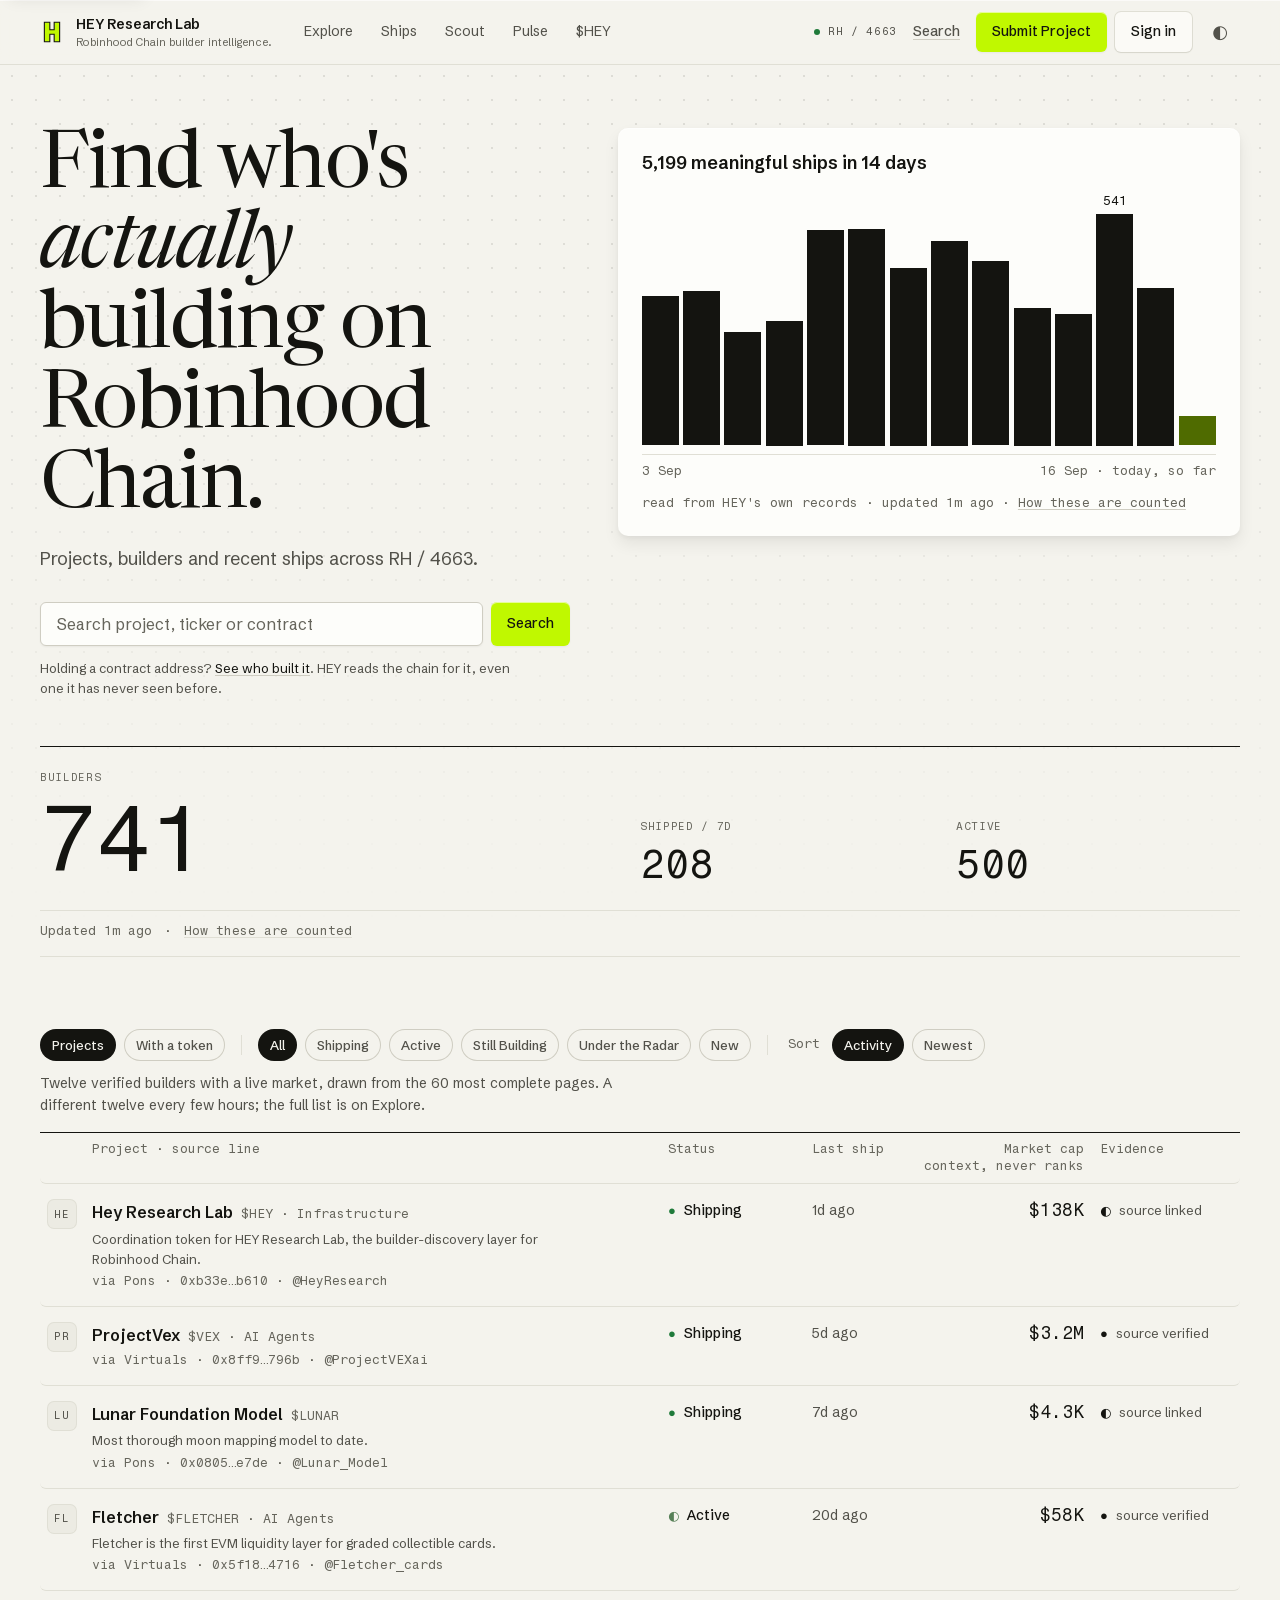
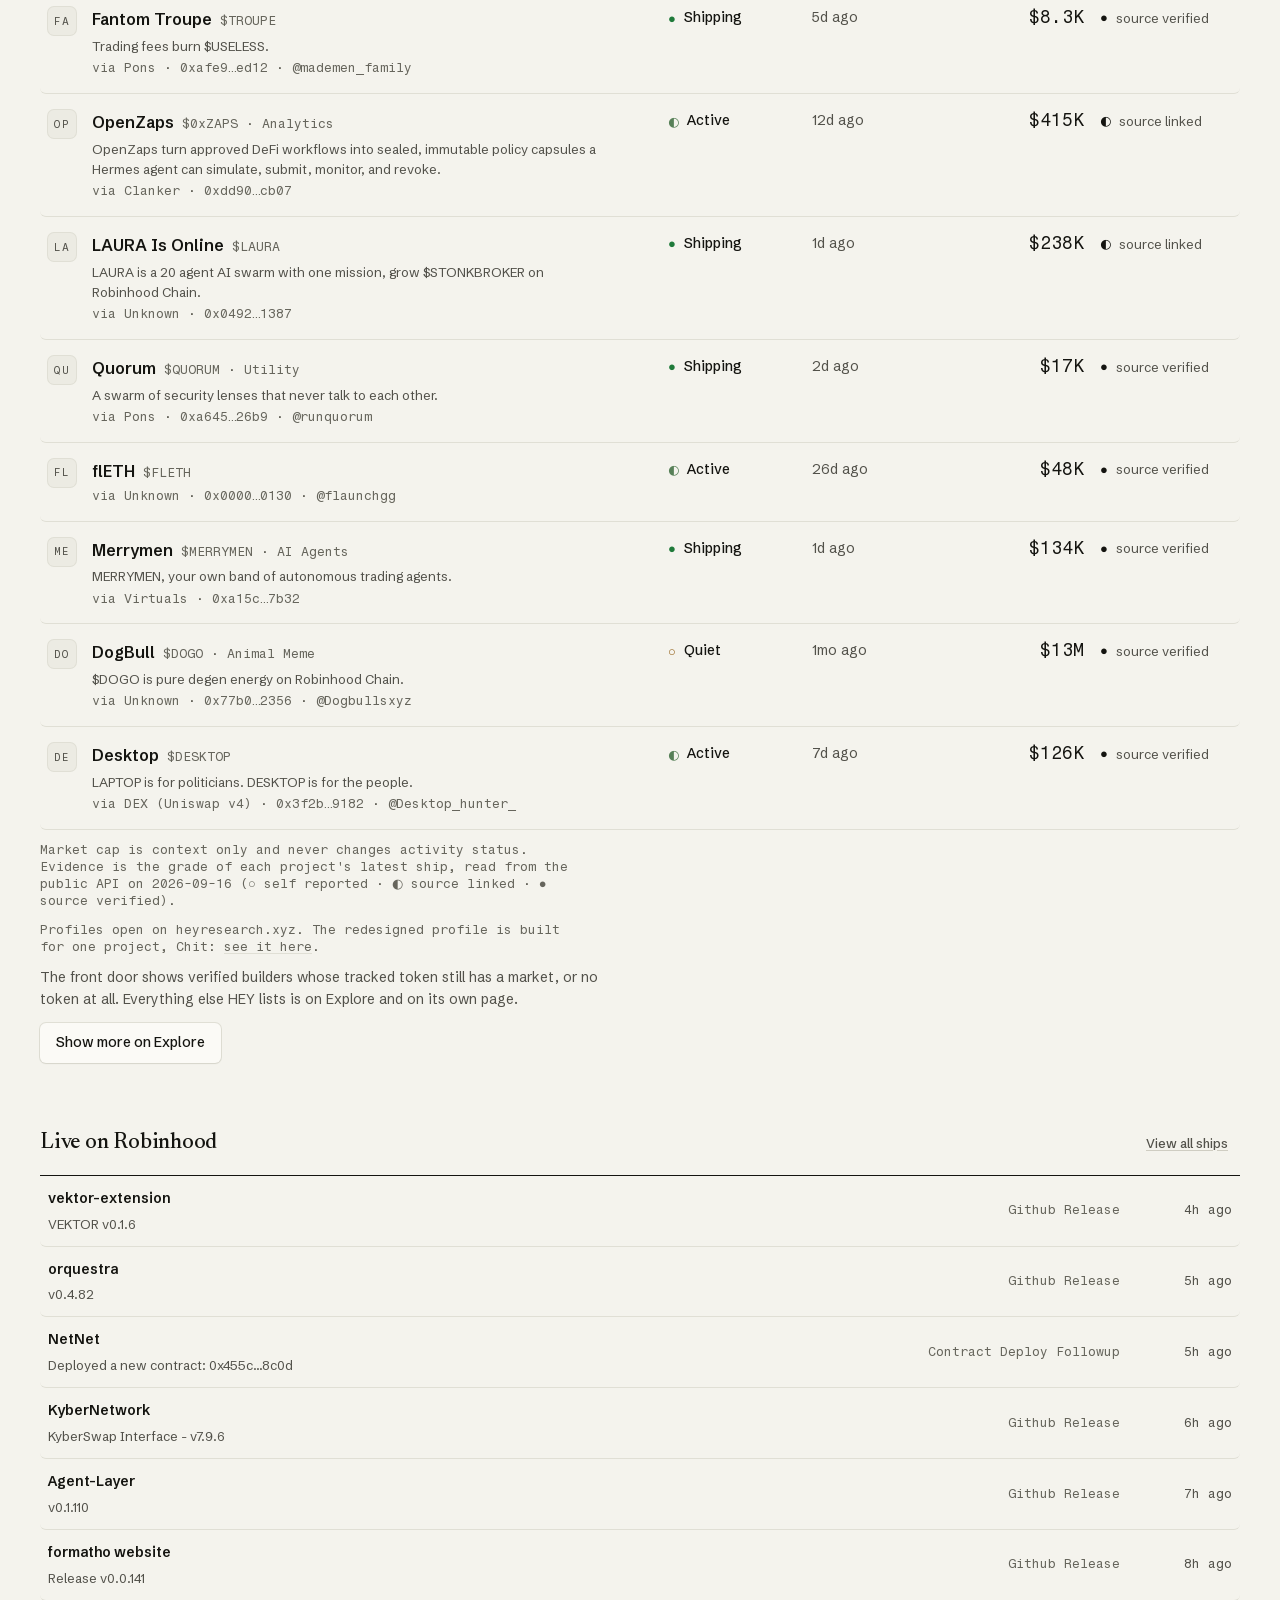
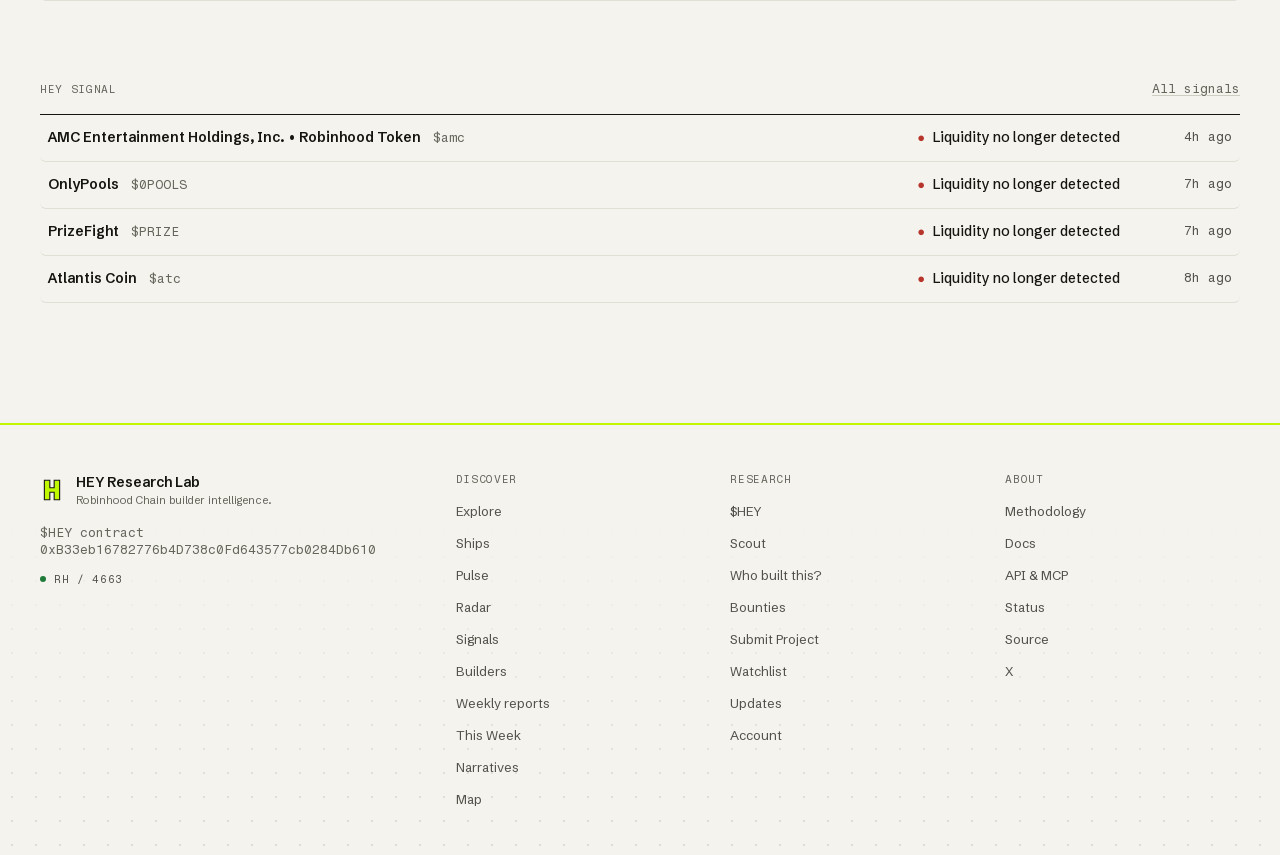
<file: site/index.html>
<!doctype html>
<html lang="en">
<head>
<meta charset="utf-8">
<meta name="viewport" content="width=device-width, initial-scale=1, viewport-fit=cover">
<title>HEY Research Lab · Robinhood Chain builder intelligence</title>
<script>
  /* Theme before paint: apply a stored choice so the ground never flashes; the toggle script at the end of body owns the rest. */
  try { var t = localStorage.getItem('hey-theme'); if (t === 'dark' || t === 'light') document.documentElement.setAttribute('data-theme', t); } catch (e) {}
</script>
<!-- The icon is HEY's own mark. -->
<link rel="icon" href="assets/icon.png" type="image/png">
<link rel="stylesheet" href="fonts.css">
<link rel="stylesheet" href="tokens.css">
<link rel="stylesheet" href="styles.css">
</head>
<body>
<a class="skip-link" href="#main">Skip to content</a>

<header class="site-header">
  <div class="container site-header__inner">
    <a class="brand" href="index.html" aria-label="HEY Research Lab, home">
      <svg class="brand__mark" viewBox="0 0 22 22" aria-hidden="true"><path d="M4 2h5v7h4V2h5v18h-5v-7H9v7H4z" fill="var(--accent)" stroke="var(--ink)" stroke-width="1"/></svg>
      <span>HEY Research Lab<span class="brand__line">Robinhood Chain builder intelligence.</span></span>
    </a>
    <nav class="site-nav" aria-label="Primary">
      <a href="explore.html">Explore</a><a href="explore.html">Ships</a><a href="scan.html">Scout</a><a href="explore.html">Pulse</a><a href="hey.html">$HEY</a>
    </nav>
    <div class="site-header__actions">
      <span class="live"><i class="live__dot" aria-hidden="true"></i>RH / 4663</span>
      <a class="btn btn--ghost site-header__search" href="#q">Search</a>
      <a class="btn btn--primary site-header__submit" href="submit.html" data-prototype="missing">Submit Project</a>
      <a class="btn btn--secondary site-header__signin" href="account.html">Sign in</a>
      <button class="theme-toggle" type="button" aria-pressed="false" aria-label="Switch to dark theme" data-theme-toggle><span class="theme-toggle__glyph" aria-hidden="true">◐</span></button>
      <details class="site-menu">
        <summary class="btn btn--secondary">Menu</summary>
        <nav class="site-menu__panel" aria-label="Menu">
          <a href="explore.html">Explore</a><a href="explore.html">Ships</a><a href="scan.html">Scout</a><a href="explore.html">Pulse</a><a href="hey.html">$HEY</a>
          <a href="#q">Search</a><a href="submit.html" data-prototype="missing">Submit Project</a><a href="account.html">Sign in</a>
        </nav>
      </details>
    </div>
  </div>
</header>

<main id="main">
  <section class="hero ground-dots" aria-labelledby="hero-h">
    <div class="container hero__grid">
      <div class="hero__copy">
        <div class="hero__head">
          <h1 class="display-lg" id="hero-h">Find who's <em>actually</em> building on Robinhood Chain.</h1>
          <p class="hero__sub">Projects, builders and recent ships across RH / 4663.</p>
        </div>
        <form class="search-form" role="search" action="explore.html" method="get">
          <label class="visually-hidden" for="q">Search project, ticker or contract</label>
          <input class="input" id="q" name="q" type="search" placeholder="Search project, ticker or contract" autocomplete="off">
          <button class="btn btn--primary" type="submit">Search</button>
        </form>
        <p class="hero__addr">Holding a contract address? <a href="scan.html">See who built it</a>. HEY reads the chain for it, even one it has never seen before.</p>
      </div>

      <figure class="card card--raised ships14" aria-labelledby="ships-h">
        <h2 class="h3 ships14__title" id="ships-h">5,199 meaningful ships in 14 days</h2>
        <div class="ships14__chart" role="img" aria-label="5199 meaningful ships over the last 14 days, peaking at 541 in a day">
          <!-- Each bar links to the newest-first list because the public API has no per-day filter; the last bar is today, partial. -->
          <div class="ships14__bars">
            <a class="ships14__col" href="explore.html?sort=newest" title="3 Sep · 348 ships"><i style="--v:64.3"></i></a><a class="ships14__col" href="explore.html?sort=newest" title="4 Sep · 360 ships"><i style="--v:66.5"></i></a><a class="ships14__col" href="explore.html?sort=newest" title="5 Sep · 264 ships"><i style="--v:48.8"></i></a><a class="ships14__col" href="explore.html?sort=newest" title="6 Sep · 291 ships"><i style="--v:53.8"></i></a><a class="ships14__col" href="explore.html?sort=newest" title="7 Sep · 502 ships"><i style="--v:92.8"></i></a><a class="ships14__col" href="explore.html?sort=newest" title="8 Sep · 506 ships"><i style="--v:93.5"></i></a><a class="ships14__col" href="explore.html?sort=newest" title="9 Sep · 415 ships"><i style="--v:76.7"></i></a><a class="ships14__col" href="explore.html?sort=newest" title="10 Sep · 477 ships"><i style="--v:88.2"></i></a><a class="ships14__col" href="explore.html?sort=newest" title="11 Sep · 430 ships"><i style="--v:79.5"></i></a><a class="ships14__col" href="explore.html?sort=newest" title="12 Sep · 321 ships"><i style="--v:59.3"></i></a><a class="ships14__col" href="explore.html?sort=newest" title="13 Sep · 308 ships"><i style="--v:56.9"></i></a><a class="ships14__col ships14__col--peak" href="explore.html?sort=newest" title="14 Sep · 541 ships"><b class="ships14__peak">541</b><i style="--v:100"></i></a><a class="ships14__col" href="explore.html?sort=newest" title="15 Sep · 368 ships"><i style="--v:68"></i></a><a class="ships14__col" href="explore.html?sort=newest" title="16 Sep · 68 ships, today so far"><i style="--v:12.6"></i></a>
          </div>
          <div class="ships14__axis"><span>3 Sep</span><span>16 Sep · today, so far</span></div>
        </div>
        <figcaption class="source-line ships14__source">read from HEY's own records · updated 1m ago · <a href="methodology.html">How these are counted</a></figcaption>
      </figure>
    </div>

    <div class="container">
      <section class="counters" aria-label="Index counters">
        <div class="counter"><span class="caption">Builders</span><span class="num-display">741</span></div>
        <div class="counter"><span class="caption">Shipped / 7d</span><span class="num-xl">208</span></div>
        <div class="counter"><span class="caption">Active</span><span class="num-xl">500</span></div>
        <p class="counters__provenance source-line"><span>Updated 1m ago</span><span aria-hidden="true">·</span><a href="methodology.html">How these are counted</a></p>
      </section>
    </div>
  </section>

  <section class="container section--tight" aria-labelledby="ledger-h">
    <h2 class="visually-hidden" id="ledger-h">Verified builders</h2>
    <div class="chip-row" role="group" aria-label="Filters, open Explore">
      <a class="chip" href="explore.html" aria-current="true">Projects</a>
      <a class="chip" href="explore.html?has=token">With a token</a>
      <span class="chip-row__sep" aria-hidden="true"></span>
      <a class="chip" href="explore.html" aria-current="true">All</a>
      <a class="chip" href="explore.html?status=SHIPPING">Shipping</a>
      <a class="chip" href="explore.html?status=ACTIVE">Active</a>
      <a class="chip" href="explore.html?tab=still-building">Still Building</a>
      <a class="chip" href="explore.html?tab=under-the-radar">Under the Radar</a>
      <a class="chip" href="explore.html?tab=new-builders">New</a>
      <span class="chip-row__sep" aria-hidden="true"></span>
      <span class="source-line">Sort</span>
      <a class="chip" href="explore.html" aria-current="true">Activity</a>
      <a class="chip" href="explore.html?sort=newest">Newest</a>
    </div>
    <p class="text-2 ledger__foot">Twelve verified builders with a live market, drawn from the 60 most complete pages. A different twelve every few hours; the full list is on Explore.</p>

    <div class="ledger ledger--logos" role="table" aria-label="Twelve verified builders">
      <div class="ledger-row ledger-head" role="row">
        <span class="cell-logo visually-hidden" role="columnheader">Logo</span>
        <span class="cell-project" role="columnheader">Project · source line</span>
        <span class="cell-source visually-hidden" role="columnheader">Source</span>
        <span class="cell-status" role="columnheader">Status</span>
        <span class="cell-ship" role="columnheader">Last ship</span>
        <span class="cell-cap cell-num" role="columnheader">Market cap<span class="ledger-head__note">context, never ranks</span></span>
        <span class="cell-evidence" role="columnheader">Evidence</span>
      </div>

      <div class="ledger-row" role="row">
        <div class="cell-logo" role="cell"><img class="ledger__logo" src="https://heyresearch.xyz/apple-icon.png?5a717b8624016dc8" alt="" width="28" height="28" loading="lazy" decoding="async" referrerpolicy="no-referrer" data-initials="HE"></div>
        <div class="cell-project" role="cell"><a class="ledger__name" href="https://heyresearch.xyz/project/hey-research-lab" rel="noopener">Hey Research Lab</a><span class="ledger__meta">$HEY · Infrastructure</span><span class="ledger__line">Coordination token for HEY Research Lab, the builder-discovery layer for Robinhood Chain.</span></div>
        <div class="cell-source source-line" role="cell">via Pons · 0xb33e…b610 · @HeyResearch</div>
        <div class="cell-status" role="cell"><span class="status status--shipping"><span class="status__glyph" aria-hidden="true">●</span>Shipping</span></div>
        <div class="cell-ship" role="cell">1d ago</div>
        <div class="cell-cap cell-num" role="cell">$138K</div>
        <div class="cell-evidence" role="cell"><span class="evidence"><span class="evidence__glyph" aria-hidden="true">◐</span>source linked</span></div>
      </div>

      <div class="ledger-row" role="row">
        <div class="cell-logo" role="cell"><img class="ledger__logo" src="https://s3.ap-southeast-1.amazonaws.com/virtualprotocolcdn/96200_Project_Vex_ca4b84436d.png" alt="" width="28" height="28" loading="lazy" decoding="async" referrerpolicy="no-referrer" data-initials="PR"></div>
        <div class="cell-project" role="cell"><a class="ledger__name" href="https://heyresearch.xyz/project/projectvex" rel="noopener">ProjectVex</a><span class="ledger__meta">$VEX · AI Agents</span></div>
        <div class="cell-source source-line" role="cell">via Virtuals · 0x8ff9…796b · @ProjectVEXai</div>
        <div class="cell-status" role="cell"><span class="status status--shipping"><span class="status__glyph" aria-hidden="true">●</span>Shipping</span></div>
        <div class="cell-ship" role="cell">5d ago</div>
        <div class="cell-cap cell-num" role="cell">$3.2M</div>
        <div class="cell-evidence" role="cell"><span class="evidence"><span class="evidence__glyph" aria-hidden="true">●</span>source verified</span></div>
      </div>

      <div class="ledger-row" role="row">
        <div class="cell-logo" role="cell"><img class="ledger__logo" src="https://cdn.dexscreener.com/cms/images/4XWiD_6GGzzor5s6?width=64&amp;height=64&amp;fit=crop&amp;quality=95&amp;format=auto" alt="" width="28" height="28" loading="lazy" decoding="async" referrerpolicy="no-referrer" data-initials="LU"></div>
        <div class="cell-project" role="cell"><a class="ledger__name" href="https://heyresearch.xyz/project/lunar-foundation-model" rel="noopener">Lunar Foundation Model</a><span class="ledger__meta">$LUNAR</span><span class="ledger__line">Most thorough moon mapping model to date.</span></div>
        <div class="cell-source source-line" role="cell">via Pons · 0x0805…e7de · @Lunar_Model</div>
        <div class="cell-status" role="cell"><span class="status status--shipping"><span class="status__glyph" aria-hidden="true">●</span>Shipping</span></div>
        <div class="cell-ship" role="cell">7d ago</div>
        <div class="cell-cap cell-num" role="cell">$4.3K</div>
        <div class="cell-evidence" role="cell"><span class="evidence"><span class="evidence__glyph" aria-hidden="true">◐</span>source linked</span></div>
      </div>

      <div class="ledger-row" role="row">
        <div class="cell-logo" role="cell"><img class="ledger__logo" src="https://s3.ap-southeast-1.amazonaws.com/virtualprotocolcdn/102330_Fletcher_839704eaad.jpg" alt="" width="28" height="28" loading="lazy" decoding="async" referrerpolicy="no-referrer" data-initials="FL"></div>
        <div class="cell-project" role="cell"><a class="ledger__name" href="https://heyresearch.xyz/project/fletcher" rel="noopener">Fletcher</a><span class="ledger__meta">$FLETCHER · AI Agents</span><span class="ledger__line">Fletcher is the first EVM liquidity layer for graded collectible cards.</span></div>
        <div class="cell-source source-line" role="cell">via Virtuals · 0x5f18…4716 · @Fletcher_cards</div>
        <div class="cell-status" role="cell"><span class="status status--active"><span class="status__glyph" aria-hidden="true">◐</span>Active</span></div>
        <div class="cell-ship" role="cell">20d ago</div>
        <div class="cell-cap cell-num" role="cell">$58K</div>
        <div class="cell-evidence" role="cell"><span class="evidence"><span class="evidence__glyph" aria-hidden="true">●</span>source verified</span></div>
      </div>

      <div class="ledger-row" role="row">
        <div class="cell-logo" role="cell"><img class="ledger__logo" src="https://cdn.dexscreener.com/cms/images/Nr17Cn8uJi7NBQIN?width=64&amp;height=64&amp;fit=crop&amp;quality=95&amp;format=auto" alt="" width="28" height="28" loading="lazy" decoding="async" referrerpolicy="no-referrer" data-initials="FA"></div>
        <div class="cell-project" role="cell"><a class="ledger__name" href="https://heyresearch.xyz/project/fantom-troupe" rel="noopener">Fantom Troupe</a><span class="ledger__meta">$TROUPE</span><span class="ledger__line">Trading fees burn $USELESS.</span></div>
        <div class="cell-source source-line" role="cell">via Pons · 0xafe9…ed12 · @mademen_family</div>
        <div class="cell-status" role="cell"><span class="status status--shipping"><span class="status__glyph" aria-hidden="true">●</span>Shipping</span></div>
        <div class="cell-ship" role="cell">5d ago</div>
        <div class="cell-cap cell-num" role="cell">$8.3K</div>
        <div class="cell-evidence" role="cell"><span class="evidence"><span class="evidence__glyph" aria-hidden="true">●</span>source verified</span></div>
      </div>

      <div class="ledger-row" role="row">
        <div class="cell-logo" role="cell"><img class="ledger__logo" src="https://turquoise-blank-swallow-685.mypinata.cloud/ipfs/bafkreidndqit6ydpkivgmm4qdukh7sgv6uexjp3rc76iyvx22zd425ae7i" alt="" width="28" height="28" loading="lazy" decoding="async" referrerpolicy="no-referrer" data-initials="OP"></div>
        <div class="cell-project" role="cell"><a class="ledger__name" href="https://heyresearch.xyz/project/openzaps" rel="noopener">OpenZaps</a><span class="ledger__meta">$0xZAPS · Analytics</span><span class="ledger__line">OpenZaps turn approved DeFi workflows into sealed, immutable policy capsules a Hermes agent can simulate, submit, monitor, and revoke.</span></div>
        <div class="cell-source source-line" role="cell">via Clanker · 0xdd90…cb07</div>
        <div class="cell-status" role="cell"><span class="status status--active"><span class="status__glyph" aria-hidden="true">◐</span>Active</span></div>
        <div class="cell-ship" role="cell">12d ago</div>
        <div class="cell-cap cell-num" role="cell">$415K</div>
        <div class="cell-evidence" role="cell"><span class="evidence"><span class="evidence__glyph" aria-hidden="true">◐</span>source linked</span></div>
      </div>

      <div class="ledger-row" role="row">
        <div class="cell-logo" role="cell"><img class="ledger__logo" src="https://cdn.dexscreener.com/cms/images/K_QodAb8INf8__Ar?width=800&amp;height=800&amp;quality=95&amp;format=auto" alt="" width="28" height="28" loading="lazy" decoding="async" referrerpolicy="no-referrer" data-initials="LA"></div>
        <div class="cell-project" role="cell"><a class="ledger__name" href="https://heyresearch.xyz/project/laura-is-online" rel="noopener">LAURA Is Online</a><span class="ledger__meta">$LAURA</span><span class="ledger__line">LAURA is a 20 agent AI swarm with one mission, grow $STONKBROKER on Robinhood Chain.</span></div>
        <div class="cell-source source-line" role="cell">via Unknown · 0x0492…1387</div>
        <div class="cell-status" role="cell"><span class="status status--shipping"><span class="status__glyph" aria-hidden="true">●</span>Shipping</span></div>
        <div class="cell-ship" role="cell">1d ago</div>
        <div class="cell-cap cell-num" role="cell">$238K</div>
        <div class="cell-evidence" role="cell"><span class="evidence"><span class="evidence__glyph" aria-hidden="true">◐</span>source linked</span></div>
      </div>

      <div class="ledger-row" role="row">
        <div class="cell-logo" role="cell"><img class="ledger__logo" src="https://assets.geckoterminal.com/e96ctxmeoyf1mwqxtrzs7yf2p0su" alt="" width="28" height="28" loading="lazy" decoding="async" referrerpolicy="no-referrer" data-initials="QU"></div>
        <div class="cell-project" role="cell"><a class="ledger__name" href="https://heyresearch.xyz/project/quorum" rel="noopener">Quorum</a><span class="ledger__meta">$QUORUM · Utility</span><span class="ledger__line">A swarm of security lenses that never talk to each other.</span></div>
        <div class="cell-source source-line" role="cell">via Pons · 0xa645…26b9 · @runquorum</div>
        <div class="cell-status" role="cell"><span class="status status--shipping"><span class="status__glyph" aria-hidden="true">●</span>Shipping</span></div>
        <div class="cell-ship" role="cell">2d ago</div>
        <div class="cell-cap cell-num" role="cell">$17K</div>
        <div class="cell-evidence" role="cell"><span class="evidence"><span class="evidence__glyph" aria-hidden="true">●</span>source verified</span></div>
      </div>

      <div class="ledger-row" role="row">
        <div class="cell-logo" role="cell"><img class="ledger__logo" src="https://coin-images.coingecko.com/coins/images/54177/small/weth.png?1738632581" alt="" width="28" height="28" loading="lazy" decoding="async" referrerpolicy="no-referrer" data-initials="FL"></div>
        <div class="cell-project" role="cell"><a class="ledger__name" href="https://heyresearch.xyz/project/fleth" rel="noopener">flETH</a><span class="ledger__meta">$FLETH</span></div>
        <div class="cell-source source-line" role="cell">via Unknown · 0x0000…0130 · @flaunchgg</div>
        <div class="cell-status" role="cell"><span class="status status--active"><span class="status__glyph" aria-hidden="true">◐</span>Active</span></div>
        <div class="cell-ship" role="cell">26d ago</div>
        <div class="cell-cap cell-num" role="cell">$48K</div>
        <div class="cell-evidence" role="cell"><span class="evidence"><span class="evidence__glyph" aria-hidden="true">●</span>source verified</span></div>
      </div>

      <div class="ledger-row" role="row">
        <div class="cell-logo" role="cell"><img class="ledger__logo" src="https://s3.ap-southeast-1.amazonaws.com/virtualprotocolcdn/108011_Merrymen_eb9a3613ae.png" alt="" width="28" height="28" loading="lazy" decoding="async" referrerpolicy="no-referrer" data-initials="ME"></div>
        <div class="cell-project" role="cell"><a class="ledger__name" href="https://heyresearch.xyz/project/merrymen" rel="noopener">Merrymen</a><span class="ledger__meta">$MERRYMEN · AI Agents</span><span class="ledger__line">MERRYMEN, your own band of autonomous trading agents.</span></div>
        <div class="cell-source source-line" role="cell">via Virtuals · 0xa15c…7b32</div>
        <div class="cell-status" role="cell"><span class="status status--shipping"><span class="status__glyph" aria-hidden="true">●</span>Shipping</span></div>
        <div class="cell-ship" role="cell">1d ago</div>
        <div class="cell-cap cell-num" role="cell">$134K</div>
        <div class="cell-evidence" role="cell"><span class="evidence"><span class="evidence__glyph" aria-hidden="true">●</span>source verified</span></div>
      </div>

      <div class="ledger-row" role="row">
        <div class="cell-logo" role="cell"><img class="ledger__logo" src="https://coin-images.coingecko.com/coins/images/102175491/small/fy8vywsdpyv6zb2j7qtyt6u0dw24.?1786442622" alt="" width="28" height="28" loading="lazy" decoding="async" referrerpolicy="no-referrer" data-initials="DO"></div>
        <div class="cell-project" role="cell"><a class="ledger__name" href="https://heyresearch.xyz/project/dogbull" rel="noopener">DogBull</a><span class="ledger__meta">$DOGO · Animal Meme</span><span class="ledger__line">$DOGO is pure degen energy on Robinhood Chain.</span></div>
        <div class="cell-source source-line" role="cell">via Unknown · 0x77b0…2356 · @Dogbullsxyz</div>
        <div class="cell-status" role="cell"><span class="status status--quiet"><span class="status__glyph" aria-hidden="true">○</span>Quiet</span></div>
        <div class="cell-ship" role="cell">1mo ago</div>
        <div class="cell-cap cell-num" role="cell">$13M</div>
        <div class="cell-evidence" role="cell"><span class="evidence"><span class="evidence__glyph" aria-hidden="true">●</span>source verified</span></div>
      </div>

      <div class="ledger-row" role="row">
        <div class="cell-logo" role="cell"><img class="ledger__logo" src="https://cdn.dexscreener.com/cms/images/fVZQm2_9G7OS2QoW?width=64&amp;height=64&amp;fit=crop&amp;quality=95&amp;format=auto" alt="" width="28" height="28" loading="lazy" decoding="async" referrerpolicy="no-referrer" data-initials="DE"></div>
        <div class="cell-project" role="cell"><a class="ledger__name" href="https://heyresearch.xyz/project/desktop" rel="noopener">Desktop</a><span class="ledger__meta">$DESKTOP</span><span class="ledger__line">LAPTOP is for politicians. DESKTOP is for the people.</span></div>
        <div class="cell-source source-line" role="cell">via DEX (Uniswap v4) · 0x3f2b…9182 · @Desktop_hunter_</div>
        <div class="cell-status" role="cell"><span class="status status--active"><span class="status__glyph" aria-hidden="true">◐</span>Active</span></div>
        <div class="cell-ship" role="cell">7d ago</div>
        <div class="cell-cap cell-num" role="cell">$126K</div>
        <div class="cell-evidence" role="cell"><span class="evidence"><span class="evidence__glyph" aria-hidden="true">●</span>source verified</span></div>
      </div>
    </div>

    <p class="source-line ledger__foot">Market cap is context only and never changes activity status. Evidence is the grade of each project's latest ship, read from the public API on 2026-09-16 (○ self reported · ◐ source linked · ● source verified).</p>
    <p class="source-line ledger__foot">Profiles open on heyresearch.xyz. The redesigned profile is built for one project, Chit: <a href="project.html">see it here</a>.</p>
    <p class="text-2 ledger__foot">The front door shows verified builders whose tracked token still has a market, or no token at all. Everything else HEY lists is on Explore and on its own page.</p>
    <p class="ledger__foot"><a class="btn btn--secondary" href="explore.html">Show more on Explore</a></p>
    <script>
      /* Logo fallback, the same rule as renderLogo() in app.js: a logo that fails to load becomes its initials in mono. */
      document.querySelectorAll('img.ledger__logo[data-initials]').forEach(function (img) {
        function swap() { var s = document.createElement('span'); s.className = 'ledger__logo ledger__logo--initials'; s.setAttribute('aria-hidden', 'true'); s.textContent = img.dataset.initials; img.replaceWith(s); }
        if (img.complete && img.naturalWidth === 0) swap(); else img.addEventListener('error', swap);
      });
    </script>
  </section>

  <section class="container section" aria-labelledby="live-h">
    <div class="section__head"><h2 class="h2" id="live-h">Live on Robinhood</h2><a class="btn btn--ghost btn--sm" href="explore.html">View all ships</a></div>
    <div class="ledger" role="table" aria-label="Live on Robinhood">
      <div class="ledger-row ledger-row--signal" role="row">
        <div class="cell-project" role="cell"><strong>vektor-extension</strong><span class="ledger__line">VEKTOR v0.1.6</span></div>
        <div class="cell-status source-line" role="cell">Github Release</div>
        <div class="cell-ship source-line" role="cell">4h ago</div>
      </div>
      <div class="ledger-row ledger-row--signal" role="row">
        <div class="cell-project" role="cell"><strong>orquestra</strong><span class="ledger__line">v0.4.82</span></div>
        <div class="cell-status source-line" role="cell">Github Release</div>
        <div class="cell-ship source-line" role="cell">5h ago</div>
      </div>
      <div class="ledger-row ledger-row--signal" role="row">
        <div class="cell-project" role="cell"><strong>NetNet</strong><span class="ledger__line">Deployed a new contract: 0x455c…8c0d</span></div>
        <div class="cell-status source-line" role="cell">Contract Deploy Followup</div>
        <div class="cell-ship source-line" role="cell">5h ago</div>
      </div>
      <div class="ledger-row ledger-row--signal" role="row">
        <div class="cell-project" role="cell"><strong>KyberNetwork</strong><span class="ledger__line">KyberSwap Interface - v7.9.6</span></div>
        <div class="cell-status source-line" role="cell">Github Release</div>
        <div class="cell-ship source-line" role="cell">6h ago</div>
      </div>
      <div class="ledger-row ledger-row--signal" role="row">
        <div class="cell-project" role="cell"><strong>Agent-Layer</strong><span class="ledger__line">v0.1.110</span></div>
        <div class="cell-status source-line" role="cell">Github Release</div>
        <div class="cell-ship source-line" role="cell">7h ago</div>
      </div>
      <div class="ledger-row ledger-row--signal" role="row">
        <div class="cell-project" role="cell"><strong>formatho website</strong><span class="ledger__line">Release v0.0.141</span></div>
        <div class="cell-status source-line" role="cell">Github Release</div>
        <div class="cell-ship source-line" role="cell">8h ago</div>
      </div>
    </div>
  </section>

  <section class="container section" id="signal" aria-labelledby="signal-h">
    <div class="section__head"><h2 class="caption" id="signal-h">HEY Signal</h2><a class="source-line" href="index.html#signal">All signals</a></div>
    <div class="ledger" role="table" aria-label="HEY Signal">
      <div class="ledger-row ledger-row--signal" role="row">
        <div class="cell-project" role="cell"><strong>AMC Entertainment Holdings, Inc. • Robinhood Token</strong> <span class="ledger__meta">$amc</span></div>
        <div class="cell-status" role="cell"><span class="status status--critical"><span class="status__glyph" aria-hidden="true">●</span>Liquidity no longer detected</span></div>
        <div class="cell-ship source-line" role="cell">4h ago</div>
      </div>
      <div class="ledger-row ledger-row--signal" role="row">
        <div class="cell-project" role="cell"><strong>OnlyPools</strong> <span class="ledger__meta">$0POOLS</span></div>
        <div class="cell-status" role="cell"><span class="status status--critical"><span class="status__glyph" aria-hidden="true">●</span>Liquidity no longer detected</span></div>
        <div class="cell-ship source-line" role="cell">7h ago</div>
      </div>
      <div class="ledger-row ledger-row--signal" role="row">
        <div class="cell-project" role="cell"><strong>PrizeFight</strong> <span class="ledger__meta">$PRIZE</span></div>
        <div class="cell-status" role="cell"><span class="status status--critical"><span class="status__glyph" aria-hidden="true">●</span>Liquidity no longer detected</span></div>
        <div class="cell-ship source-line" role="cell">7h ago</div>
      </div>
      <div class="ledger-row ledger-row--signal" role="row">
        <div class="cell-project" role="cell"><strong>Atlantis Coin</strong> <span class="ledger__meta">$atc</span></div>
        <div class="cell-status" role="cell"><span class="status status--critical"><span class="status__glyph" aria-hidden="true">●</span>Liquidity no longer detected</span></div>
        <div class="cell-ship source-line" role="cell">8h ago</div>
      </div>
    </div>
  </section>
</main>

<footer class="site-footer ground-dots ground-dots--up">
  <div class="container site-footer__inner">
    <div class="site-footer__brand">
      <a class="brand" href="index.html" aria-label="HEY Research Lab, home">
        <svg class="brand__mark" viewBox="0 0 22 22" aria-hidden="true"><path d="M4 2h5v7h4V2h5v18h-5v-7H9v7H4z" fill="var(--accent)" stroke="var(--ink)" stroke-width="1"/></svg>
        <span>HEY Research Lab<span class="brand__line">Robinhood Chain builder intelligence.</span></span>
      </a>
      <p class="site-footer__contract source-line">$HEY contract<br>0xB33eb16782776b4D738c0Fd643577cb0284Db610</p>
      <p class="live live--static"><i class="live__dot" aria-hidden="true"></i>RH / 4663</p>
    </div>
    <div class="site-footer__group"><h2 class="caption">Discover</h2><ul><li><a href="explore.html">Explore</a></li><li><a href="explore.html">Ships</a></li><li><a href="explore.html">Pulse</a></li><li><a href="radar.html" data-prototype="missing">Radar</a></li><li><a href="signals.html" data-prototype="missing">Signals</a></li><li><a href="builders.html" data-prototype="missing">Builders</a></li><li><a href="weekly.html" data-prototype="missing">Weekly reports</a></li><li><a href="this-week.html" data-prototype="missing">This Week</a></li><li><a href="narratives.html" data-prototype="missing">Narratives</a></li><li><a href="map.html" data-prototype="missing">Map</a></li></ul></div>
    <div class="site-footer__group"><h2 class="caption">Research</h2><ul><li><a href="hey.html">$HEY</a></li><li><a href="scan.html">Scout</a></li><li><a href="scan.html">Who built this?</a></li><li><a href="bounties.html" data-prototype="missing">Bounties</a></li><li><a href="submit.html" data-prototype="missing">Submit Project</a></li><li><a href="account.html">Watchlist</a></li><li><a href="updates.html" data-prototype="missing">Updates</a></li><li><a href="account.html">Account</a></li></ul></div>
    <div class="site-footer__group"><h2 class="caption">About</h2><ul><li><a href="methodology.html">Methodology</a></li><li><a href="methodology.html">Docs</a></li><li><a href="methodology.html">API &amp; MCP</a></li><li><a href="status.html" data-prototype="missing">Status</a></li><li><a href="source.html" data-prototype="missing">Source</a></li><li><a href="https://x.com/HeyResearch">X</a></li></ul></div>
  </div>
</footer>

<script>
  /* Theme toggle. The <head> script already applied a stored choice before paint; this one re-reads it, sets data-theme on <html>,
     flips it on click. No attribute stored = follow the system (the tokens' media query). */
  (function () {
    var root = document.documentElement, btn = document.querySelector('[data-theme-toggle]'), stored = null;
    if (!btn) return;
    try { stored = localStorage.getItem('hey-theme'); } catch (e) { stored = null; }
    if (stored === 'dark' || stored === 'light') root.setAttribute('data-theme', stored);
    function isDark() {
      var t = root.getAttribute('data-theme');
      if (t) return t === 'dark';
      return !!(window.matchMedia && window.matchMedia('(prefers-color-scheme: dark)').matches);
    }
    function paint() {
      var d = isDark();
      btn.setAttribute('aria-pressed', d ? 'true' : 'false');
      btn.setAttribute('aria-label', d ? 'Switch to light theme' : 'Switch to dark theme');
    }
    btn.addEventListener('click', function () {
      var next = isDark() ? 'light' : 'dark';
      root.setAttribute('data-theme', next);
      try { localStorage.setItem('hey-theme', next); } catch (e) {}
      paint();
    });
    paint();
  })();
</script>
</body>
</html>
</file>
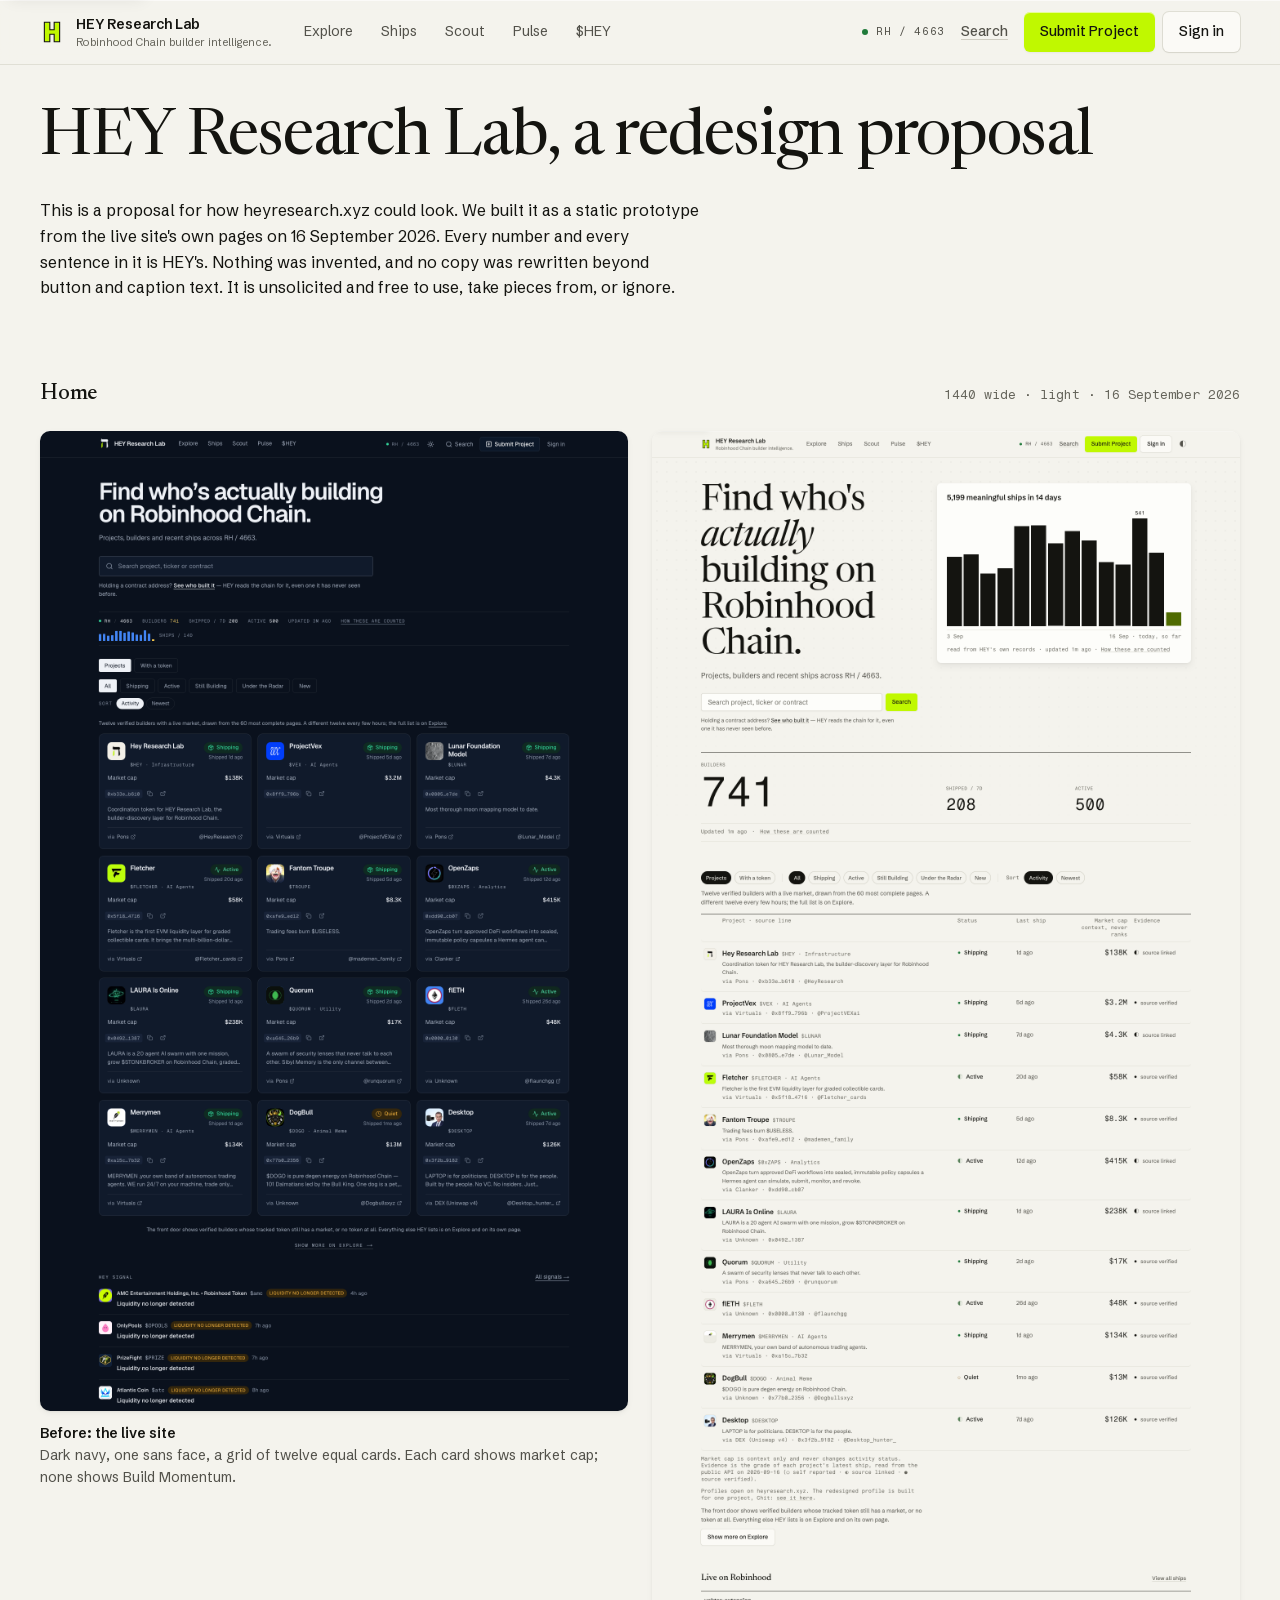
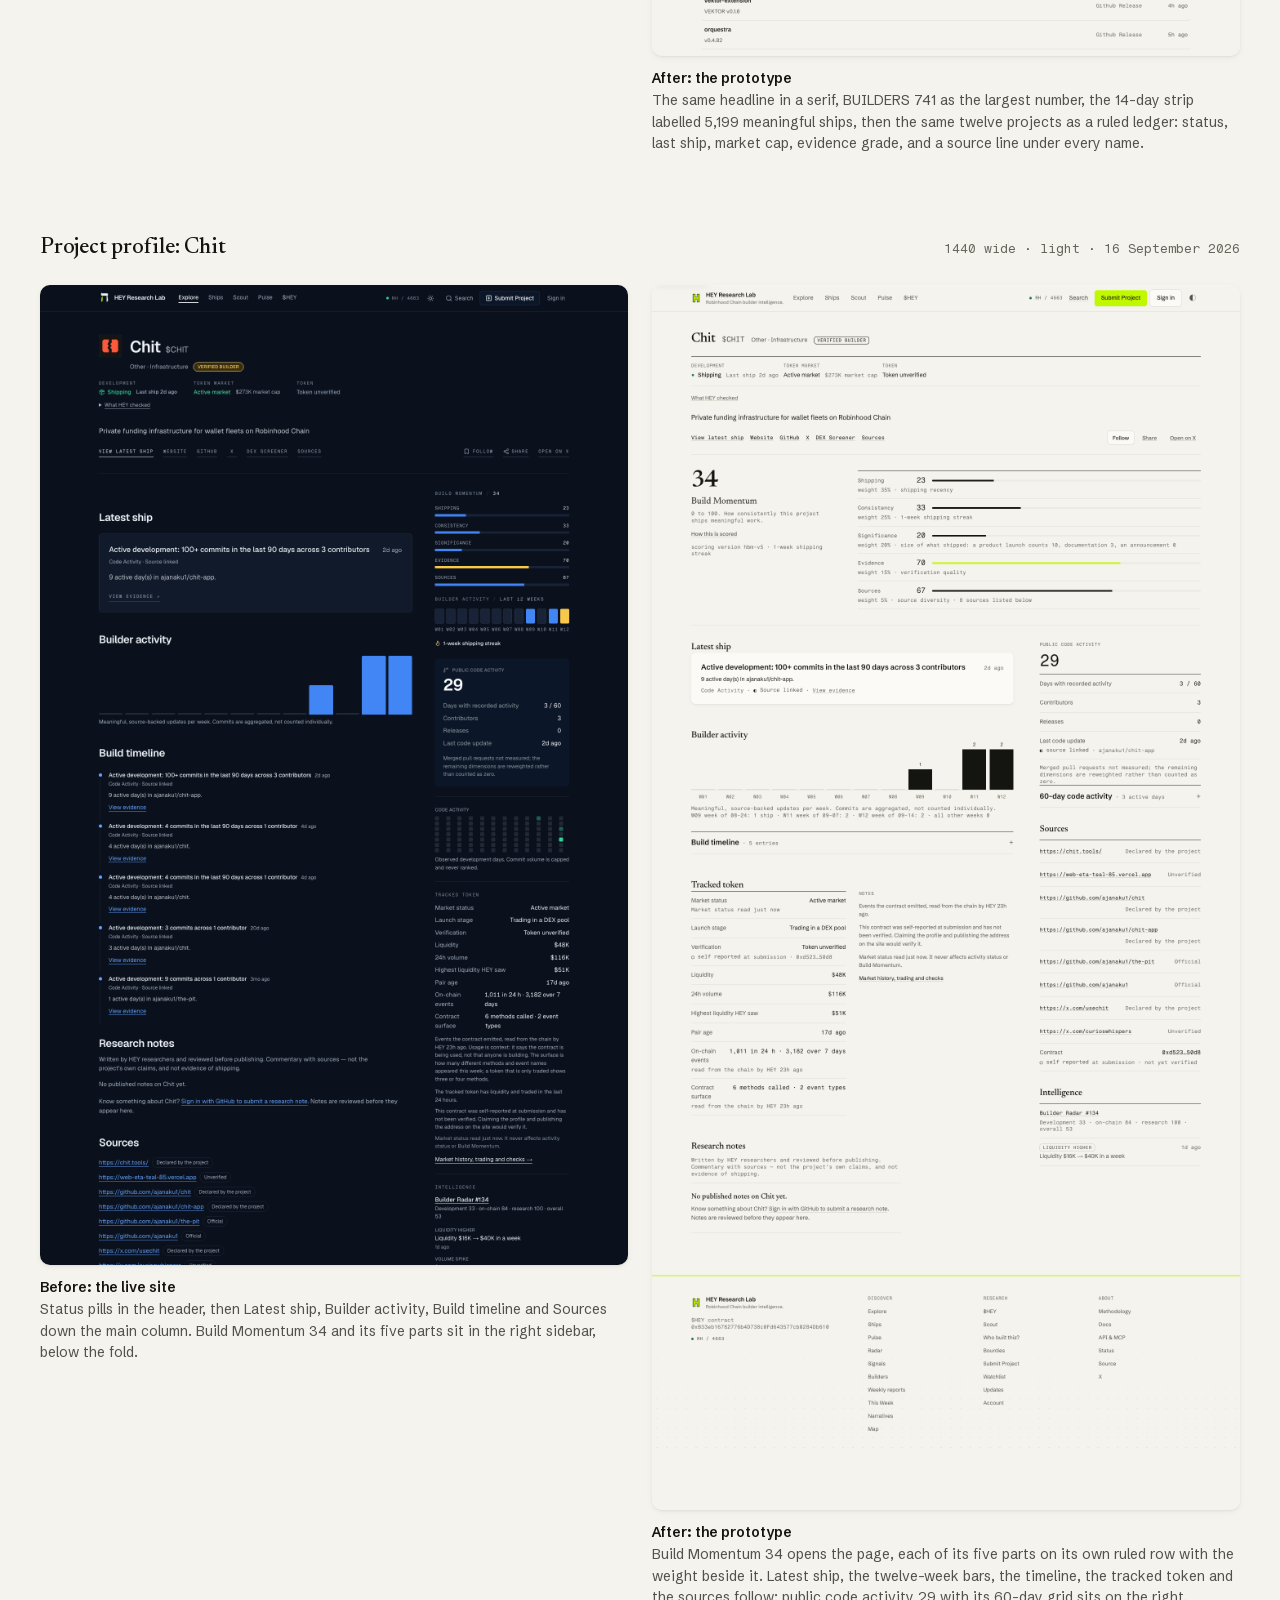
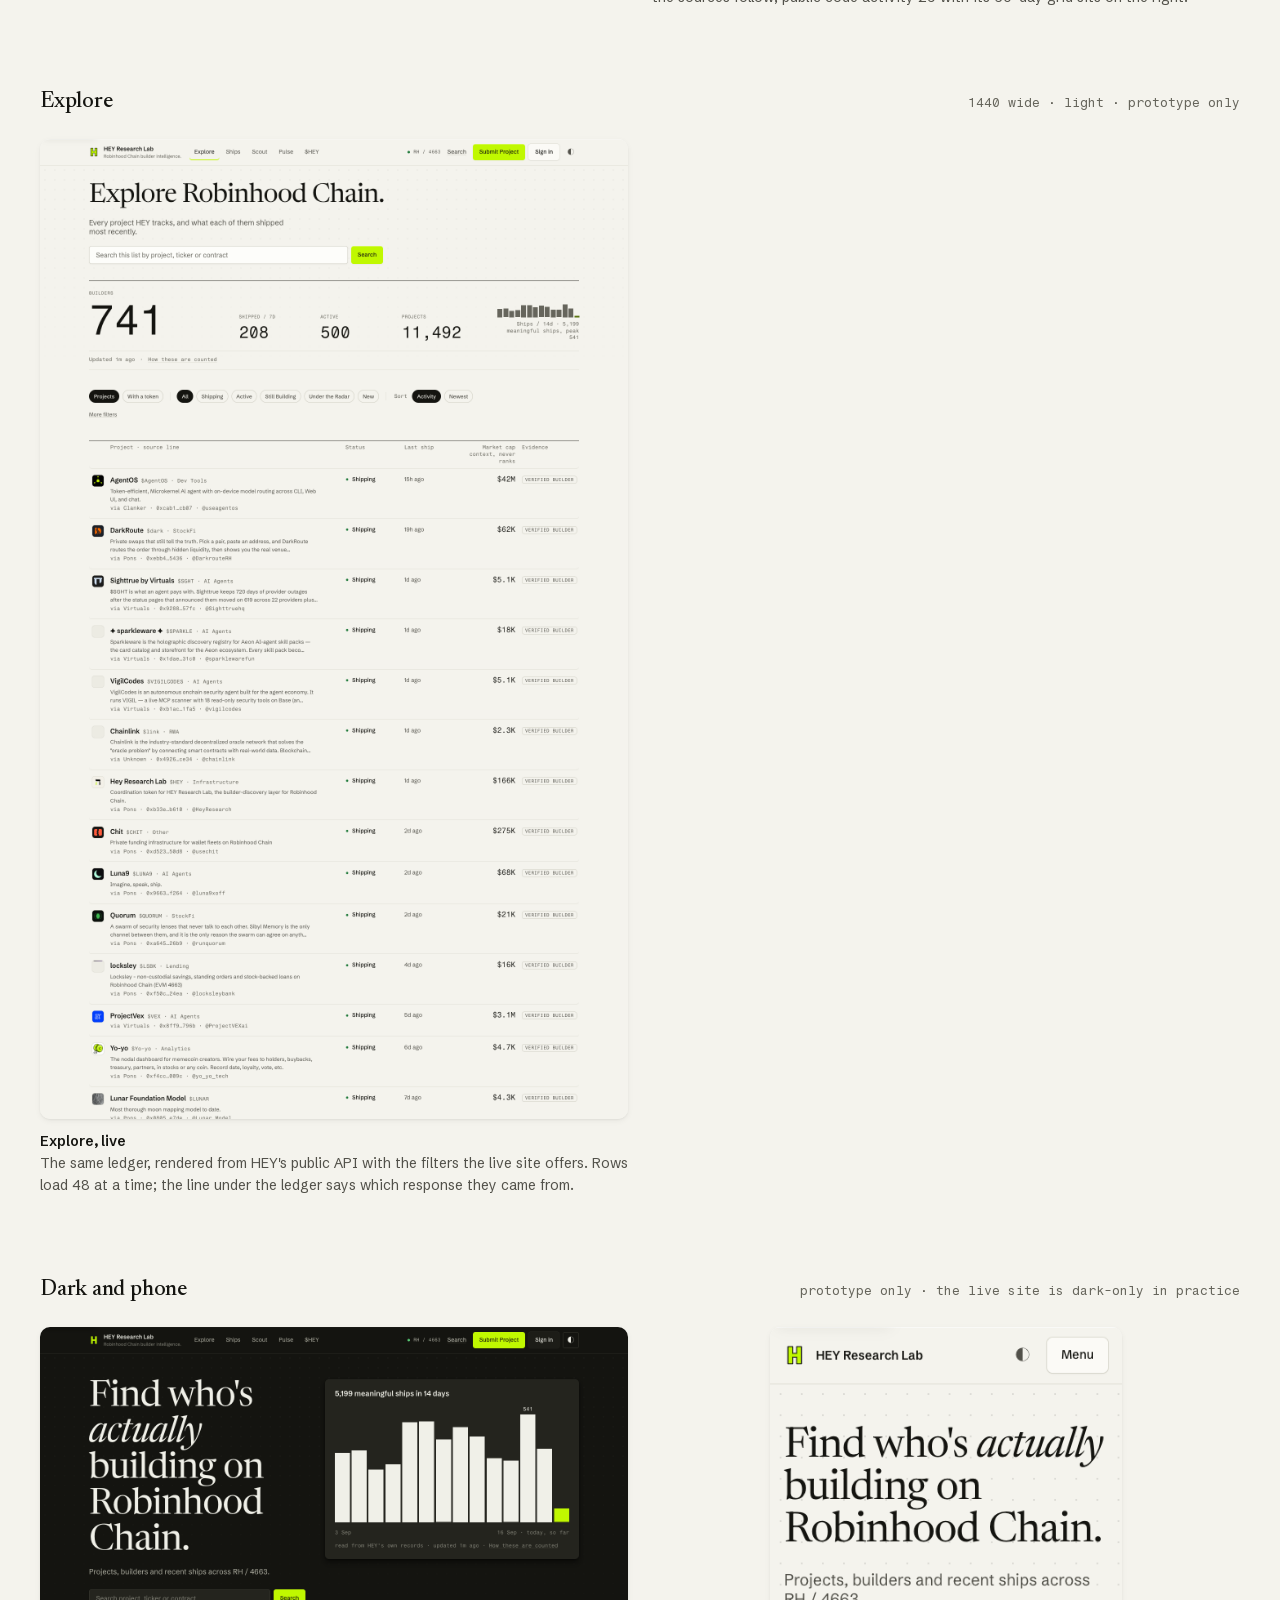
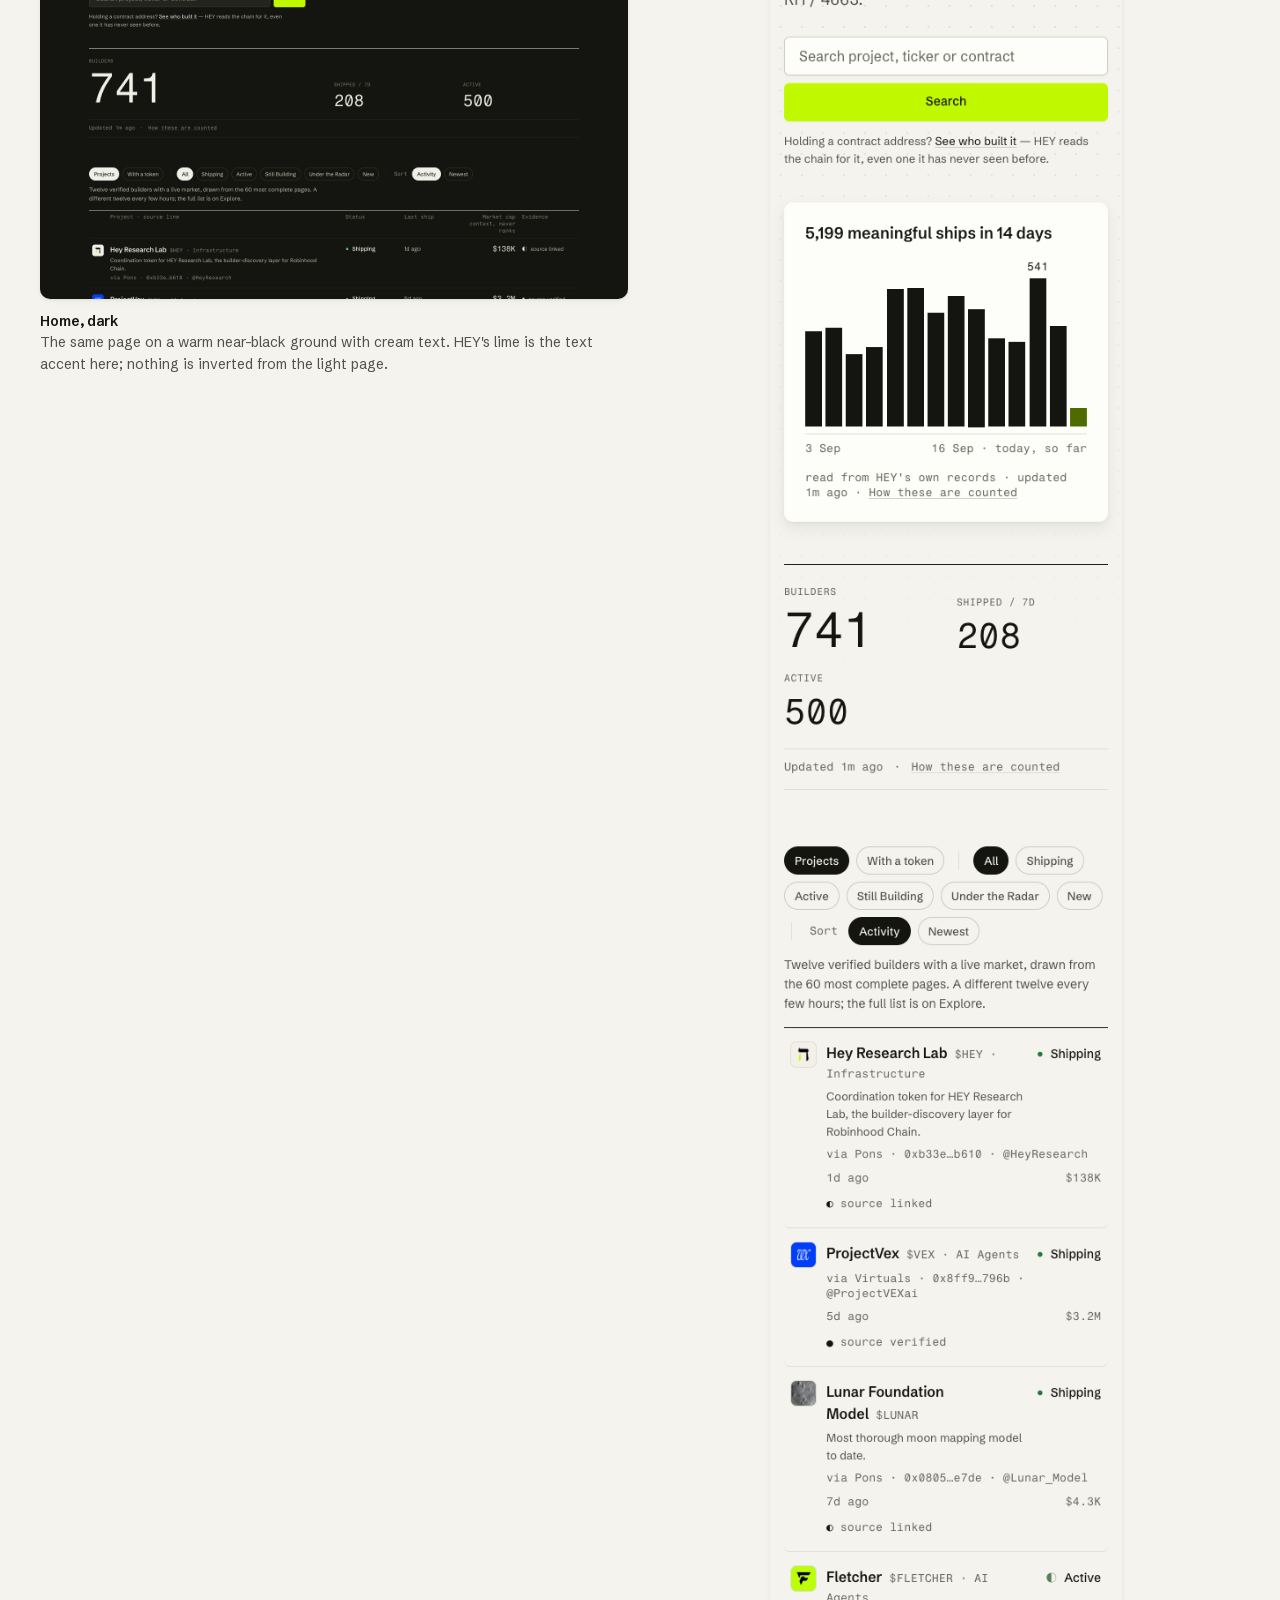
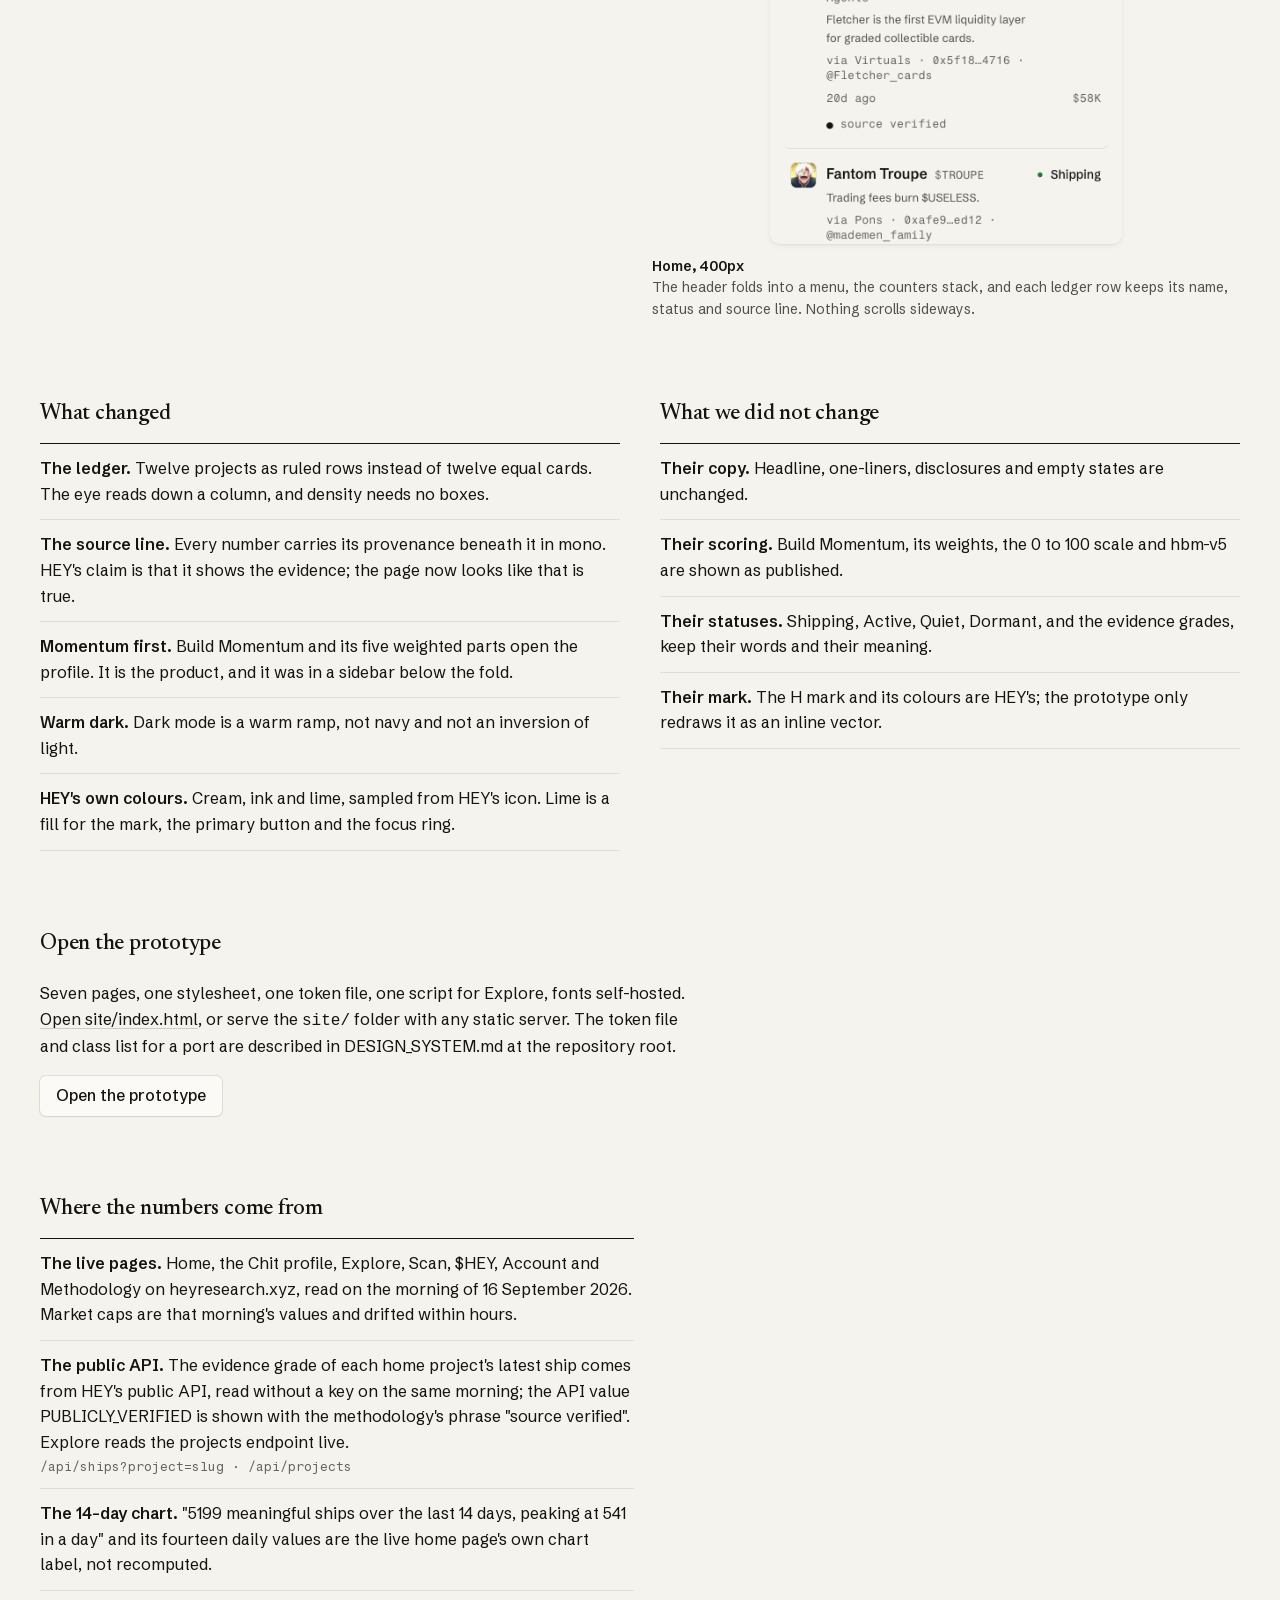
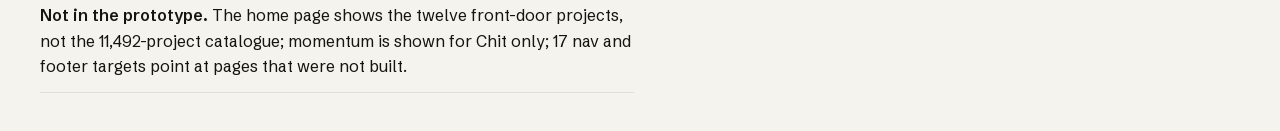
<file: docs/compare.html>
<!doctype html>
<!-- Before/after page. Uses the site's stylesheets and the screenshots in images/; the only script is the theme one in the head. -->
<html lang="en">
<head>
<meta charset="utf-8">
<meta name="viewport" content="width=device-width, initial-scale=1, viewport-fit=cover">
<title>HEY Research Lab, a redesign proposal</title>
<script>
  /* Theme before paint: apply a stored choice so the ground never flashes; the toggle script at the end of body owns the rest. */
  try { var t = localStorage.getItem('hey-theme'); if (t === 'dark' || t === 'light') document.documentElement.setAttribute('data-theme', t); } catch (e) {}
</script>
<link rel="stylesheet" href="../site/fonts.css">
<link rel="stylesheet" href="../site/tokens.css">
<link rel="stylesheet" href="../site/styles.css">
<style>
  /* Page-scoped, tokens only. */
  .compare { display: grid; grid-template-columns: 1fr 1fr; gap: var(--s-6); margin-top: var(--s-6); }
  .compare figure { margin: 0; min-width: 0; }
  .compare img { display: block; width: 100%; max-width: 100%; height: auto; border-radius: var(--radius-card); box-shadow: var(--shadow-sm), var(--inset-top); }
  .compare .compare__phone img { width: 60%; margin-inline: auto; } /* a 400px capture, shown near its own width, never stretched */
  .compare figcaption { margin-top: var(--s-3); font-size: var(--text-body); line-height: var(--lh-body); color: var(--text-2); }
  .compare figcaption b { display: block; font-family: var(--font-sans); font-weight: 600; color: var(--text); }
  .ruled { list-style: none; margin: var(--s-4) 0 0; padding: 0; border-top: var(--rule-strong); max-width: 66ch; }
  .ruled li { padding-block: var(--s-3); border-bottom: var(--rule); font-size: var(--text-read); line-height: var(--lh-read); }
  .ruled li b { font-family: var(--font-sans); font-weight: 600; }
  .ruled .source-line { display: block; margin-top: var(--s-1); }
  .page-intro { margin-top: var(--s-6); }
  .page-cols { display: grid; grid-template-columns: 1fr 1fr; gap: var(--s-10); }
  .page-cols > * { min-width: 0; }
  @media (max-width: 900px) { .compare, .page-cols { grid-template-columns: 1fr; } }
</style>
</head>
<body>
<a class="skip-link" href="#main">Skip to content</a>

<header class="site-header">
  <div class="container site-header__inner">
    <a class="brand" href="../site/index.html" aria-label="HEY Research Lab, home">
      <svg class="brand__mark" viewBox="0 0 22 22" aria-hidden="true"><path d="M4 2h5v7h4V2h5v18h-5v-7H9v7H4z" fill="var(--accent)" stroke="var(--ink)" stroke-width="1"/></svg>
      <span>HEY Research Lab<span class="brand__line">Robinhood Chain builder intelligence.</span></span>
    </a>
    <nav class="site-nav" aria-label="Primary">
      <a href="../site/explore.html">Explore</a><a href="../site/explore.html">Ships</a><a href="../site/scan.html">Scout</a><a href="../site/explore.html">Pulse</a><a href="../site/hey.html">$HEY</a>
    </nav>
    <div class="site-header__actions">
      <span class="live"><i class="live__dot" aria-hidden="true"></i>RH / 4663</span>
      <a class="btn btn--ghost site-header__search" href="../site/index.html#q">Search</a>
      <a class="btn btn--primary site-header__submit" href="../site/submit.html" data-prototype="missing">Submit Project</a>
      <a class="btn btn--secondary site-header__signin" href="../site/account.html">Sign in</a>
      <details class="site-menu">
        <summary class="btn btn--secondary">Menu</summary>
        <nav class="site-menu__panel" aria-label="Menu">
          <a href="../site/explore.html">Explore</a><a href="../site/explore.html">Ships</a><a href="../site/scan.html">Scout</a><a href="../site/explore.html">Pulse</a><a href="../site/hey.html">$HEY</a>
          <a href="../site/index.html#q">Search</a><a href="../site/submit.html" data-prototype="missing">Submit Project</a><a href="../site/account.html">Sign in</a>
        </nav>
      </details>
    </div>
  </div>
</header>

<main id="main">
  <section class="container section" aria-labelledby="page-h">
    <h1 class="display" id="page-h">HEY Research Lab, a redesign proposal</h1>
    <div class="prose page-intro">
      <p>This is a proposal for how heyresearch.xyz could look. We built it as a static prototype from the live site's own pages on 16 September 2026. Every number and every sentence in it is HEY's. Nothing was invented, and no copy was rewritten beyond button and caption text. It is unsolicited and free to use, take pieces from, or ignore.</p>
    </div>
  </section>

  <section class="container section" aria-labelledby="home-h">
    <div class="section__head"><h2 class="h2" id="home-h">Home</h2><span class="source-line">1440 wide · light · 16 September 2026</span></div>
    <div class="compare">
      <figure>
        <img src="images/before-home.png" alt="The live heyresearch.xyz home page" loading="lazy">
        <figcaption><b>Before: the live site</b>Dark navy, one sans face, a grid of twelve equal cards. Each card shows market cap; none shows Build Momentum.</figcaption>
      </figure>
      <figure>
        <img src="images/after-home.png" alt="The prototype home page" loading="lazy">
        <figcaption><b>After: the prototype</b>The same headline in a serif, BUILDERS 741 as the largest number, the 14-day strip labelled 5,199 meaningful ships, then the same twelve projects as a ruled ledger: status, last ship, market cap, evidence grade, and a source line under every name.</figcaption>
      </figure>
    </div>
  </section>

  <section class="container section" aria-labelledby="project-h">
    <div class="section__head"><h2 class="h2" id="project-h">Project profile: Chit</h2><span class="source-line">1440 wide · light · 16 September 2026</span></div>
    <div class="compare">
      <figure>
        <img src="images/before-project.png" alt="The live Chit profile" loading="lazy">
        <figcaption><b>Before: the live site</b>Status pills in the header, then Latest ship, Builder activity, Build timeline and Sources down the main column. Build Momentum 34 and its five parts sit in the right sidebar, below the fold.</figcaption>
      </figure>
      <figure>
        <img src="images/after-project.png" alt="The prototype Chit profile" loading="lazy">
        <figcaption><b>After: the prototype</b>Build Momentum 34 opens the page, each of its five parts on its own ruled row with the weight beside it. Latest ship, the twelve-week bars, the timeline, the tracked token and the sources follow; public code activity 29 with its 60-day grid sits on the right.</figcaption>
      </figure>
    </div>
  </section>

  <section class="container section" aria-labelledby="explore-h">
    <div class="section__head"><h2 class="h2" id="explore-h">Explore</h2><span class="source-line">1440 wide · light · prototype only</span></div>
    <div class="compare">
      <figure>
        <img src="images/after-explore.png" alt="The prototype Explore page with live rows" loading="lazy">
        <figcaption><b>Explore, live</b>The same ledger, rendered from HEY's public API with the filters the live site offers. Rows load 48 at a time; the line under the ledger says which response they came from.</figcaption>
      </figure>
    </div>
  </section>

  <section class="container section" aria-labelledby="modes-h">
    <div class="section__head"><h2 class="h2" id="modes-h">Dark and phone</h2><span class="source-line">prototype only · the live site is dark-only in practice</span></div>
    <div class="compare">
      <figure>
        <img src="images/after-home-dark.png" alt="The prototype home page in dark mode" loading="lazy">
        <figcaption><b>Home, dark</b>The same page on a warm near-black ground with cream text. HEY's lime is the text accent here; nothing is inverted from the light page.</figcaption>
      </figure>
      <figure class="compare__phone">
        <img src="images/after-home-phone.png" alt="The prototype home page at 400 pixels wide" loading="lazy">
        <figcaption><b>Home, 400px</b>The header folds into a menu, the counters stack, and each ledger row keeps its name, status and source line. Nothing scrolls sideways.</figcaption>
      </figure>
    </div>
  </section>

  <section class="container section" aria-labelledby="changed-h">
    <div class="page-cols">
      <div>
        <h2 class="h2" id="changed-h">What changed</h2>
        <ul class="ruled">
          <li><b>The ledger.</b> Twelve projects as ruled rows instead of twelve equal cards. The eye reads down a column, and density needs no boxes.</li>
          <li><b>The source line.</b> Every number carries its provenance beneath it in mono. HEY's claim is that it shows the evidence; the page now looks like that is true.</li>
          <li><b>Momentum first.</b> Build Momentum and its five weighted parts open the profile. It is the product, and it was in a sidebar below the fold.</li>
          <li><b>Warm dark.</b> Dark mode is a warm ramp, not navy and not an inversion of light.</li>
          <li><b>HEY's own colours.</b> Cream, ink and lime, sampled from HEY's icon. Lime is a fill for the mark, the primary button and the focus ring.</li>
        </ul>
      </div>
      <div>
        <h2 class="h2" id="kept-h">What we did not change</h2>
        <ul class="ruled" aria-labelledby="kept-h">
          <li><b>Their copy.</b> Headline, one-liners, disclosures and empty states are unchanged.</li>
          <li><b>Their scoring.</b> Build Momentum, its weights, the 0 to 100 scale and hbm-v5 are shown as published.</li>
          <li><b>Their statuses.</b> Shipping, Active, Quiet, Dormant, and the evidence grades, keep their words and their meaning.</li>
          <li><b>Their mark.</b> The H mark and its colours are HEY's; the prototype only redraws it as an inline vector.</li>
        </ul>
      </div>
    </div>
  </section>

  <section class="container section" aria-labelledby="open-h">
    <h2 class="h2" id="open-h">Open the prototype</h2>
    <div class="prose page-intro">
      <p>Seven pages, one stylesheet, one token file, one script for Explore, fonts self-hosted. <a href="../site/index.html">Open site/index.html</a>, or serve the <code>site/</code> folder with any static server. The token file and class list for a port are described in DESIGN_SYSTEM.md at the repository root.</p>
      <p><a class="btn btn--secondary" href="../site/index.html">Open the prototype</a></p>
    </div>
  </section>

  <section class="container section" aria-labelledby="numbers-h">
    <h2 class="h2" id="numbers-h">Where the numbers come from</h2>
    <ul class="ruled">
      <li><b>The live pages.</b> Home, the Chit profile, Explore, Scan, $HEY, Account and Methodology on heyresearch.xyz, read on the morning of 16 September 2026. Market caps are that morning's values and drifted within hours.</li>
      <li><b>The public API.</b> The evidence grade of each home project's latest ship comes from HEY's public API, read without a key on the same morning; the API value PUBLICLY_VERIFIED is shown with the methodology's phrase "source verified". Explore reads the projects endpoint live.<span class="source-line">/api/ships?project=slug · /api/projects</span></li>
      <li><b>The 14-day chart.</b> "5199 meaningful ships over the last 14 days, peaking at 541 in a day" and its fourteen daily values are the live home page's own chart label, not recomputed.</li>
      <li><b>Not in the prototype.</b> The home page shows the twelve front-door projects, not the 11,492-project catalogue; momentum is shown for Chit only; 17 nav and footer targets point at pages that were not built.</li>
    </ul>
  </section>
</main>
</body>
</html>
</file>
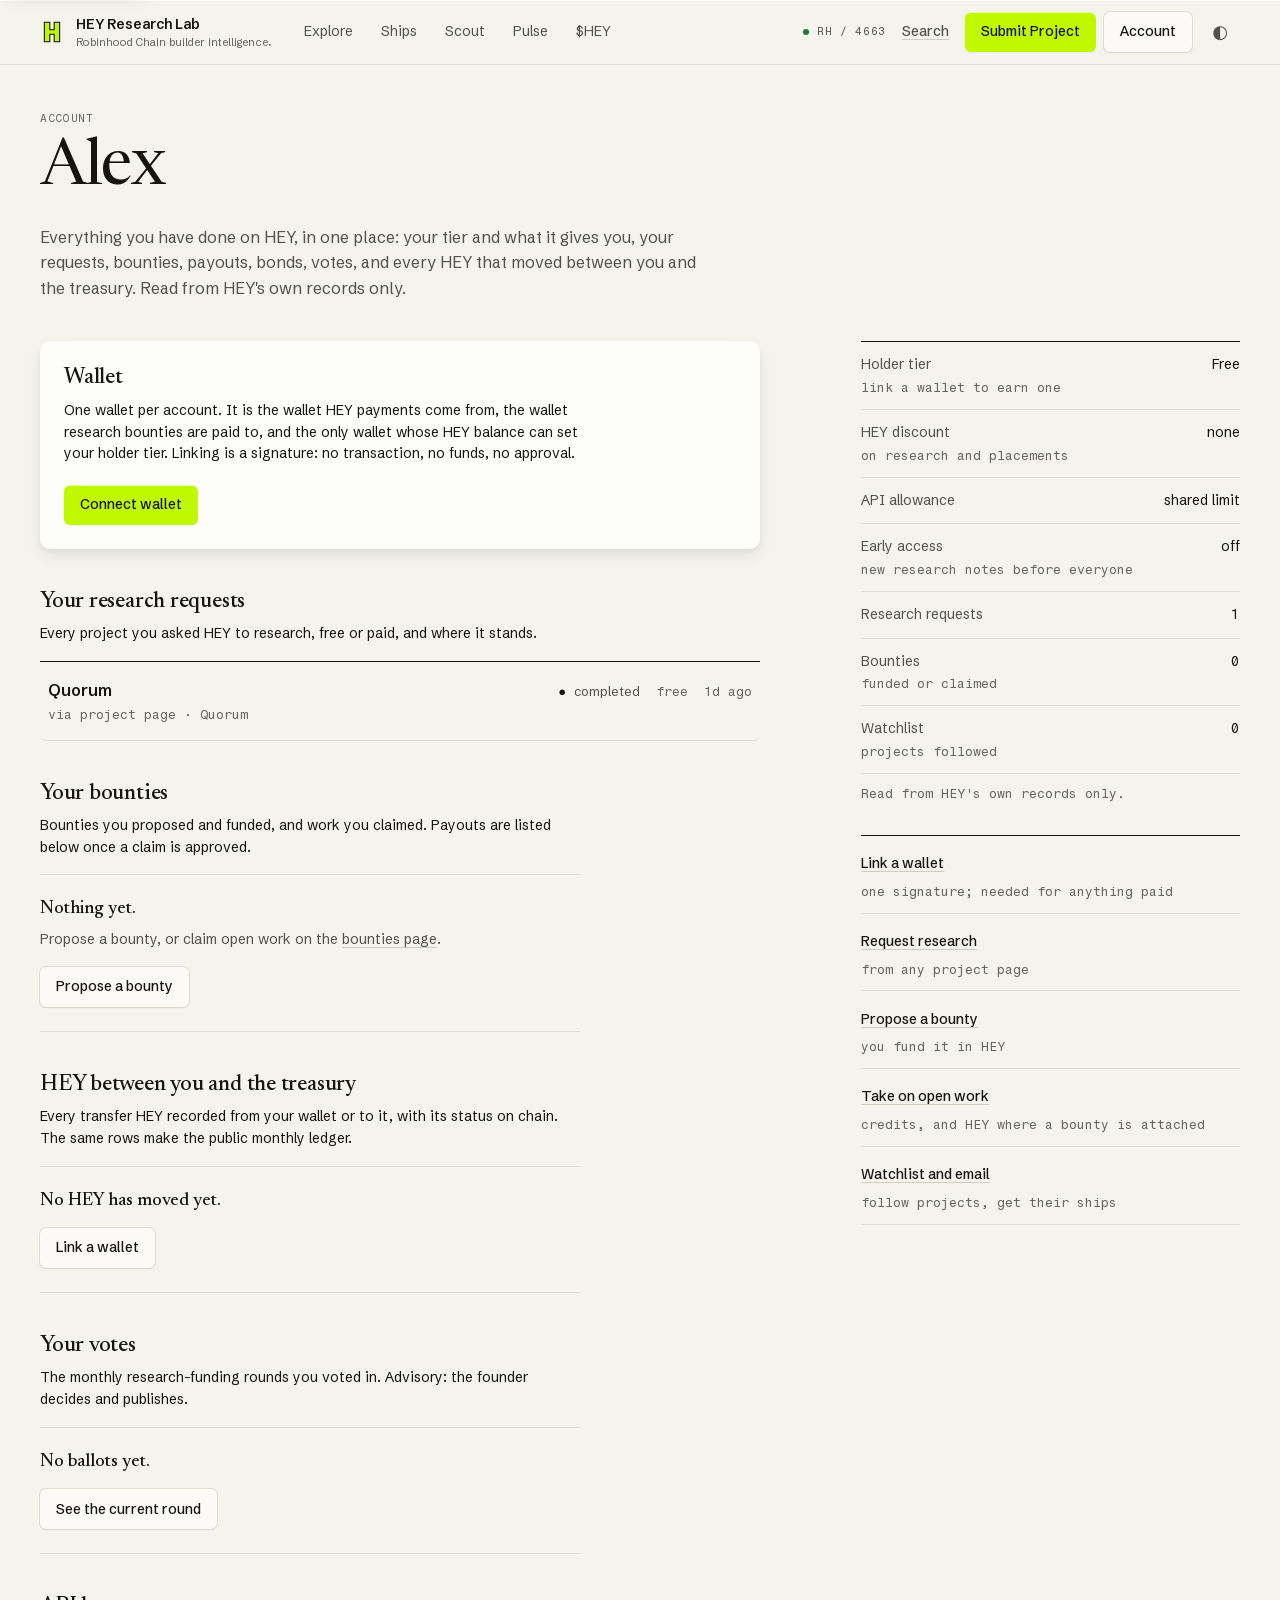
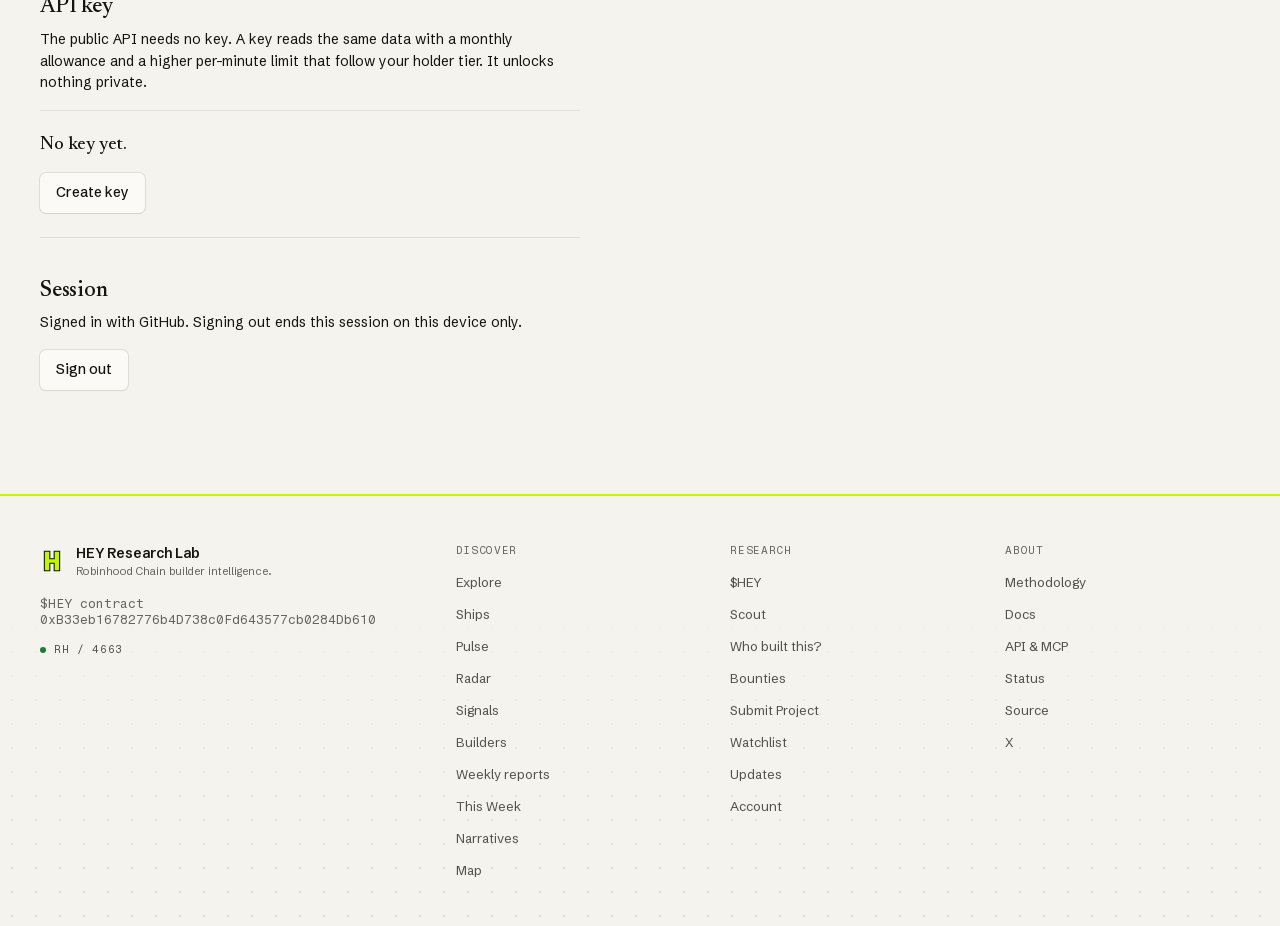
<file: site/account.html>
<!doctype html>
<html lang="en">
<head>
<meta charset="utf-8">
<meta name="viewport" content="width=device-width, initial-scale=1, viewport-fit=cover">
<title>Account · HEY Research Lab</title>
<script>
  /* Theme before first paint: same key ('hey-theme') as the toggle script at the end of the body; no attribute = follow the system. */
  (function () { try { var t = localStorage.getItem('hey-theme'); if (t === 'dark' || t === 'light') document.documentElement.setAttribute('data-theme', t); } catch (e) {} })();
</script>
<!-- The icon is HEY's own mark. -->
<link rel="icon" href="assets/icon.png" type="image/png">
<link rel="stylesheet" href="fonts.css">
<link rel="stylesheet" href="tokens.css">
<link rel="stylesheet" href="styles.css">
<style>
  /* Account page only: page head, the requests row, the empty blocks, the actions list, the sticky aside. Tokens only. */
  .page-head { padding-top: var(--s-12); max-width: 720px; }
  .page-head .display { margin-top: var(--s-2); }
  .page-head .prose { margin-top: var(--s-5); color: var(--text-2); }
  .account-main > section + section { margin-top: var(--s-10); }
  .account-main > section { max-width: 720px; }
  .account-main .h2 + p { margin-top: var(--s-2); max-width: 60ch; }
  .wallet__actions { display: flex; flex-wrap: wrap; align-items: center; gap: var(--s-3) var(--s-4); margin-top: var(--s-5); }
  .requests .ledger-row { grid-template-columns: minmax(0, 1fr) auto auto auto; grid-template-areas: "project status fee ship" "source status fee ship"; align-items: baseline; }
  .requests .cell-fee { grid-area: fee; }
  .requests .cell-ship { font-family: var(--font-mono); font-size: var(--text-sm); color: var(--text-3); white-space: nowrap; }
  @media (max-width: 720px) { .requests .ledger-row { grid-template-columns: minmax(0, 1fr) auto; grid-template-areas: "project status" "source fee" "source ship"; } }
  .aside-signature { margin-top: var(--s-3); }
  .account-main .empty { margin-top: var(--s-4); }
  .session__actions { margin-top: var(--s-4); }
  .actions { margin-top: var(--s-8); border-top: var(--rule-strong); }
  .actions li { display: grid; gap: var(--s-1); padding-block: var(--s-3); border-bottom: var(--rule); }
  .actions .btn--ghost { --btn-h: var(--s-8); justify-self: start; margin-left: calc(-1 * var(--s-2)); color: var(--text); }
  @media (min-width: 961px) { .account-aside { position: sticky; top: calc(var(--header-h) + var(--s-6)); } }
</style>
</head>
<body>
<a class="skip-link" href="#main">Skip to content</a>

<header class="site-header">
  <div class="container site-header__inner">
    <a class="brand" href="index.html" aria-label="HEY Research Lab, home">
      <svg class="brand__mark" viewBox="0 0 22 22" aria-hidden="true"><path d="M4 2h5v7h4V2h5v18h-5v-7H9v7H4z" fill="var(--accent)" stroke="var(--ink)" stroke-width="1"/></svg>
      <span>HEY Research Lab<span class="brand__line">Robinhood Chain builder intelligence.</span></span>
    </a>
    <nav class="site-nav" aria-label="Primary">
      <a href="explore.html">Explore</a><a href="explore.html">Ships</a><a href="scan.html">Scout</a><a href="explore.html">Pulse</a><a href="hey.html">$HEY</a>
    </nav>
    <div class="site-header__actions">
      <span class="live"><i class="live__dot" aria-hidden="true"></i>RH / 4663</span>
      <a class="btn btn--ghost site-header__search" href="index.html#q">Search</a>
      <a class="btn btn--primary site-header__submit" href="submit.html" data-prototype="missing" title="Not part of this prototype">Submit Project</a>
      <a class="btn btn--secondary site-header__signin" href="account.html" aria-current="page">Account</a>
      <button class="theme-toggle" type="button" aria-pressed="false" aria-label="Switch to dark theme" data-theme-toggle><span class="theme-toggle__glyph" aria-hidden="true">◐</span></button>
      <details class="site-menu">
        <summary class="btn btn--secondary">Menu</summary>
        <nav class="site-menu__panel" aria-label="Menu">
          <a href="explore.html">Explore</a><a href="explore.html">Ships</a><a href="scan.html">Scout</a><a href="explore.html">Pulse</a><a href="hey.html">$HEY</a>
          <a href="index.html#q">Search</a><a href="submit.html" data-prototype="missing" title="Not part of this prototype">Submit Project</a><a href="account.html" aria-current="page">Account</a>
        </nav>
      </details>
    </div>
  </div>
</header>

<main id="main" class="container">
  <header class="page-head">
    <p class="caption">Account</p>
    <h1 class="display" id="account-h">Alex</h1>
    <div class="prose">
      <p>Everything you have done on HEY, in one place: your tier and what it gives you, your requests, bounties, payouts, bonds, votes, and every HEY that moved between you and the treasury. Read from HEY's own records only.</p>
    </div>
  </header>

  <div class="project-body">
    <div class="project-main account-main">
      <section class="card card--raised" id="wallet" aria-labelledby="wallet-h">
        <h2 class="h2" id="wallet-h">Wallet</h2>
        <p>One wallet per account. It is the wallet HEY payments come from, the wallet research bounties are paid to, and the only wallet whose HEY balance can set your holder tier. Linking is a signature: no transaction, no funds, no approval.</p>
        <div class="wallet__actions">
          <button class="btn btn--primary" type="button">Connect wallet</button>
        </div>
      </section>

      <section class="requests" aria-labelledby="requests-h">
        <h2 class="h2" id="requests-h">Your research requests</h2>
        <p>Every project you asked HEY to research, free or paid, and where it stands.</p>
        <!-- Only Chit's profile exists in this prototype, so the project name links there. -->
        <div class="ledger" role="table" aria-label="Your research requests">
          <div class="visually-hidden" role="row"><span role="columnheader">Project</span><span role="columnheader">Status</span><span role="columnheader">Free or paid</span><span role="columnheader">Requested</span></div>
          <div class="ledger-row" role="row">
            <div class="cell-project" role="cell"><a class="ledger__name" href="project.html">Quorum</a></div>
            <div class="cell-source source-line" role="cell">via project page · Quorum</div>
            <div class="cell-status" role="cell"><span class="evidence"><span class="evidence__glyph" aria-hidden="true">●</span>completed</span></div>
            <div class="cell-fee source-line" role="cell">free</div>
            <div class="cell-ship" role="cell">1d ago</div>
          </div>
        </div>
      </section>

      <section aria-labelledby="bounties-h">
        <h2 class="h2" id="bounties-h">Your bounties</h2>
        <p>Bounties you proposed and funded, and work you claimed. Payouts are listed below once a claim is approved.</p>
        <div class="empty">
          <h3 class="h3">Nothing yet.</h3>
          <p>Propose a bounty, or claim open work on the <a href="bounties.html" data-prototype="missing" title="Not part of this prototype">bounties page</a>.</p>
          <a class="btn btn--secondary empty__action" href="bounties.html" data-prototype="missing" title="Not part of this prototype">Propose a bounty</a>
        </div>
      </section>

      <section aria-labelledby="treasury-h">
        <h2 class="h2" id="treasury-h">HEY between you and the treasury</h2>
        <p>Every transfer HEY recorded from your wallet or to it, with its status on chain. The same rows make the public monthly ledger.</p>
        <div class="empty">
          <h3 class="h3">No HEY has moved yet.</h3>
          <a class="btn btn--secondary empty__action" href="#wallet">Link a wallet</a>
        </div>
      </section>

      <section aria-labelledby="votes-h">
        <h2 class="h2" id="votes-h">Your votes</h2>
        <p>The monthly research-funding rounds you voted in. Advisory: the founder decides and publishes.</p>
        <div class="empty">
          <h3 class="h3">No ballots yet.</h3>
          <a class="btn btn--secondary empty__action" href="hey.html">See the current round</a>
        </div>
      </section>

      <section aria-labelledby="api-h">
        <h2 class="h2" id="api-h">API key</h2>
        <p>The public API needs no key. A key reads the same data with a monthly allowance and a higher per-minute limit that follow your holder tier. It unlocks nothing private.</p>
        <div class="empty">
          <h3 class="h3">No key yet.</h3>
          <button class="btn btn--secondary empty__action" type="button">Create key</button>
        </div>
      </section>

      <section aria-labelledby="session-h">
        <h2 class="h2" id="session-h">Session</h2>
        <p>Signed in with GitHub. Signing out ends this session on this device only.</p>
        <p class="session__actions"><button class="btn btn--secondary" type="button">Sign out</button></p>
      </section>
    </div>

    <aside class="project-aside account-aside" aria-label="Your tier, your counts and what you can do">
      <dl class="kv" aria-label="Your tier and counts">
        <div class="kv__row"><dt>Holder tier</dt><dd class="kv__text">Free</dd><dd class="kv__note source-line">link a wallet to earn one</dd></div>
        <div class="kv__row"><dt>HEY discount</dt><dd class="kv__text">none</dd><dd class="kv__note source-line">on research and placements</dd></div>
        <div class="kv__row"><dt>API allowance</dt><dd class="kv__text">shared limit</dd></div>
        <div class="kv__row"><dt>Early access</dt><dd class="kv__text">off</dd><dd class="kv__note source-line">new research notes before everyone</dd></div>
        <div class="kv__row"><dt>Research requests</dt><dd>1</dd></div>
        <div class="kv__row"><dt>Bounties</dt><dd>0</dd><dd class="kv__note source-line">funded or claimed</dd></div>
        <div class="kv__row"><dt>Watchlist</dt><dd>0</dd><dd class="kv__note source-line">projects followed</dd></div>
      </dl>
      <p class="source-line aside-signature">Read from HEY's own records only.</p>

      <ul class="actions" aria-label="What you can do">
        <li><a class="btn btn--ghost" href="#wallet">Link a wallet</a><span class="source-line">one signature; needed for anything paid</span></li>
        <li><a class="btn btn--ghost" href="project.html">Request research</a><span class="source-line">from any project page</span></li>
        <li><a class="btn btn--ghost" href="bounties.html" data-prototype="missing" title="Not part of this prototype">Propose a bounty</a><span class="source-line">you fund it in HEY</span></li>
        <li><a class="btn btn--ghost" href="bounties.html" data-prototype="missing" title="Not part of this prototype">Take on open work</a><span class="source-line">credits, and HEY where a bounty is attached</span></li>
        <li><a class="btn btn--ghost" href="project.html">Watchlist and email</a><span class="source-line">follow projects, get their ships</span></li>
      </ul>
    </aside>
  </div>
</main>

<footer class="site-footer ground-dots ground-dots--up">
  <div class="container site-footer__inner">
    <div class="site-footer__brand">
      <a class="brand" href="index.html" aria-label="HEY Research Lab, home">
        <svg class="brand__mark" viewBox="0 0 22 22" aria-hidden="true"><path d="M4 2h5v7h4V2h5v18h-5v-7H9v7H4z" fill="var(--accent)" stroke="var(--ink)" stroke-width="1"/></svg>
        <span>HEY Research Lab<span class="brand__line">Robinhood Chain builder intelligence.</span></span>
      </a>
      <p class="site-footer__contract source-line">$HEY contract<br>0xB33eb16782776b4D738c0Fd643577cb0284Db610</p>
      <p class="live live--static"><i class="live__dot" aria-hidden="true"></i>RH / 4663</p>
    </div>
    <div class="site-footer__group"><h2 class="caption">Discover</h2><ul><li><a href="explore.html">Explore</a></li><li><a href="explore.html">Ships</a></li><li><a href="explore.html">Pulse</a></li><li><a href="radar.html" data-prototype="missing" title="Not part of this prototype">Radar</a></li><li><a href="signals.html" data-prototype="missing" title="Not part of this prototype">Signals</a></li><li><a href="builders.html" data-prototype="missing" title="Not part of this prototype">Builders</a></li><li><a href="weekly.html" data-prototype="missing" title="Not part of this prototype">Weekly reports</a></li><li><a href="this-week.html" data-prototype="missing" title="Not part of this prototype">This Week</a></li><li><a href="narratives.html" data-prototype="missing" title="Not part of this prototype">Narratives</a></li><li><a href="map.html" data-prototype="missing" title="Not part of this prototype">Map</a></li></ul></div>
    <div class="site-footer__group"><h2 class="caption">Research</h2><ul><li><a href="hey.html">$HEY</a></li><li><a href="scan.html">Scout</a></li><li><a href="scan.html">Who built this?</a></li><li><a href="bounties.html" data-prototype="missing" title="Not part of this prototype">Bounties</a></li><li><a href="submit.html" data-prototype="missing" title="Not part of this prototype">Submit Project</a></li><li><a href="account.html">Watchlist</a></li><li><a href="updates.html" data-prototype="missing" title="Not part of this prototype">Updates</a></li><li><a href="account.html">Account</a></li></ul></div>
    <div class="site-footer__group"><h2 class="caption">About</h2><ul><li><a href="methodology.html">Methodology</a></li><li><a href="methodology.html">Docs</a></li><li><a href="methodology.html">API &amp; MCP</a></li><li><a href="status.html" data-prototype="missing" title="Not part of this prototype">Status</a></li><li><a href="source.html" data-prototype="missing" title="Not part of this prototype">Source</a></li><li><a href="https://x.com/HeyResearch">X</a></li></ul></div>
  </div>
</footer>

<script>
  /* Theme toggle: the only script on the page. Reads a stored choice in try/catch, sets data-theme on <html>,
     flips it on click. No attribute stored = follow the system (the tokens' media query). */
  (function () {
    var root = document.documentElement, btn = document.querySelector('[data-theme-toggle]'), stored = null;
    if (!btn) return;
    try { stored = localStorage.getItem('hey-theme'); } catch (e) { stored = null; }
    if (stored === 'dark' || stored === 'light') root.setAttribute('data-theme', stored);
    function isDark() {
      var t = root.getAttribute('data-theme');
      if (t) return t === 'dark';
      return !!(window.matchMedia && window.matchMedia('(prefers-color-scheme: dark)').matches);
    }
    function paint() {
      var d = isDark();
      btn.setAttribute('aria-pressed', d ? 'true' : 'false');
      btn.setAttribute('aria-label', d ? 'Switch to light theme' : 'Switch to dark theme');
    }
    btn.addEventListener('click', function () {
      var next = isDark() ? 'light' : 'dark';
      root.setAttribute('data-theme', next);
      try { localStorage.setItem('hey-theme', next); } catch (e) {}
      paint();
    });
    paint();
  })();
</script>
</body>
</html>
</file>
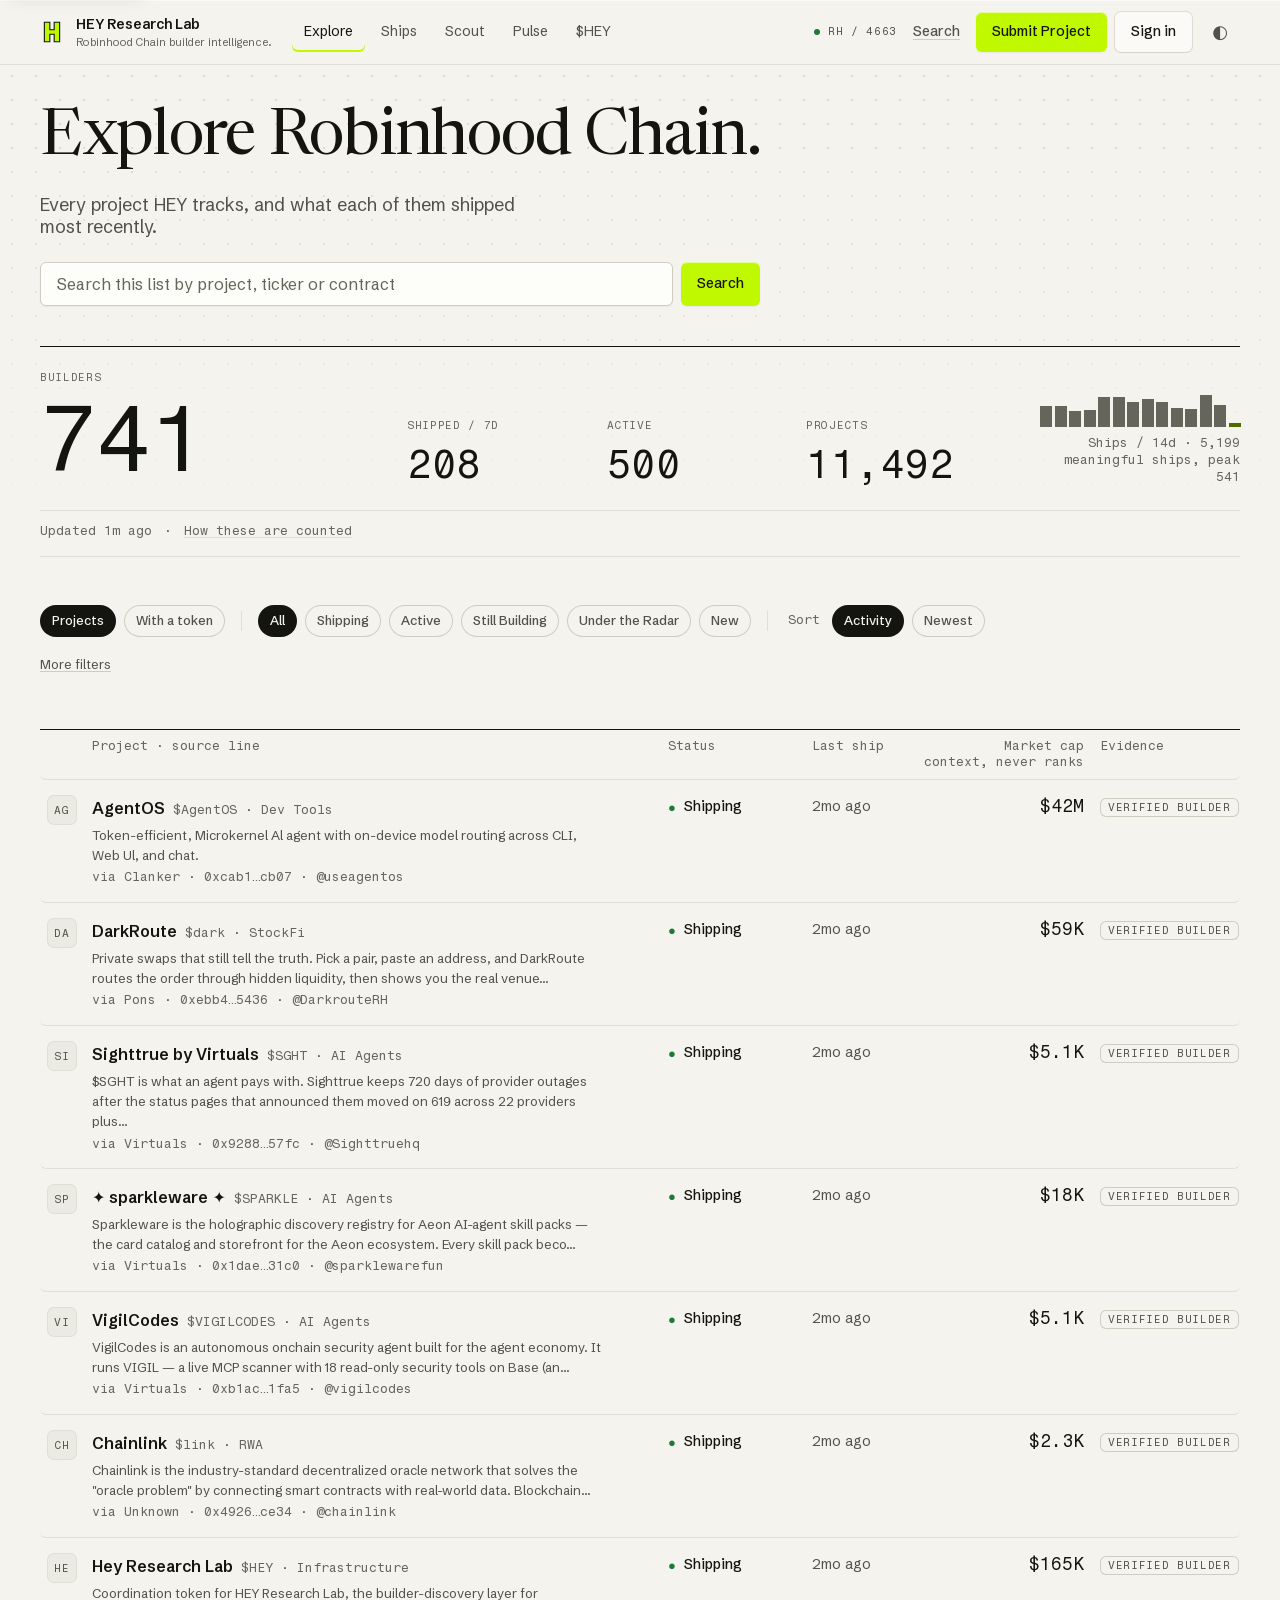
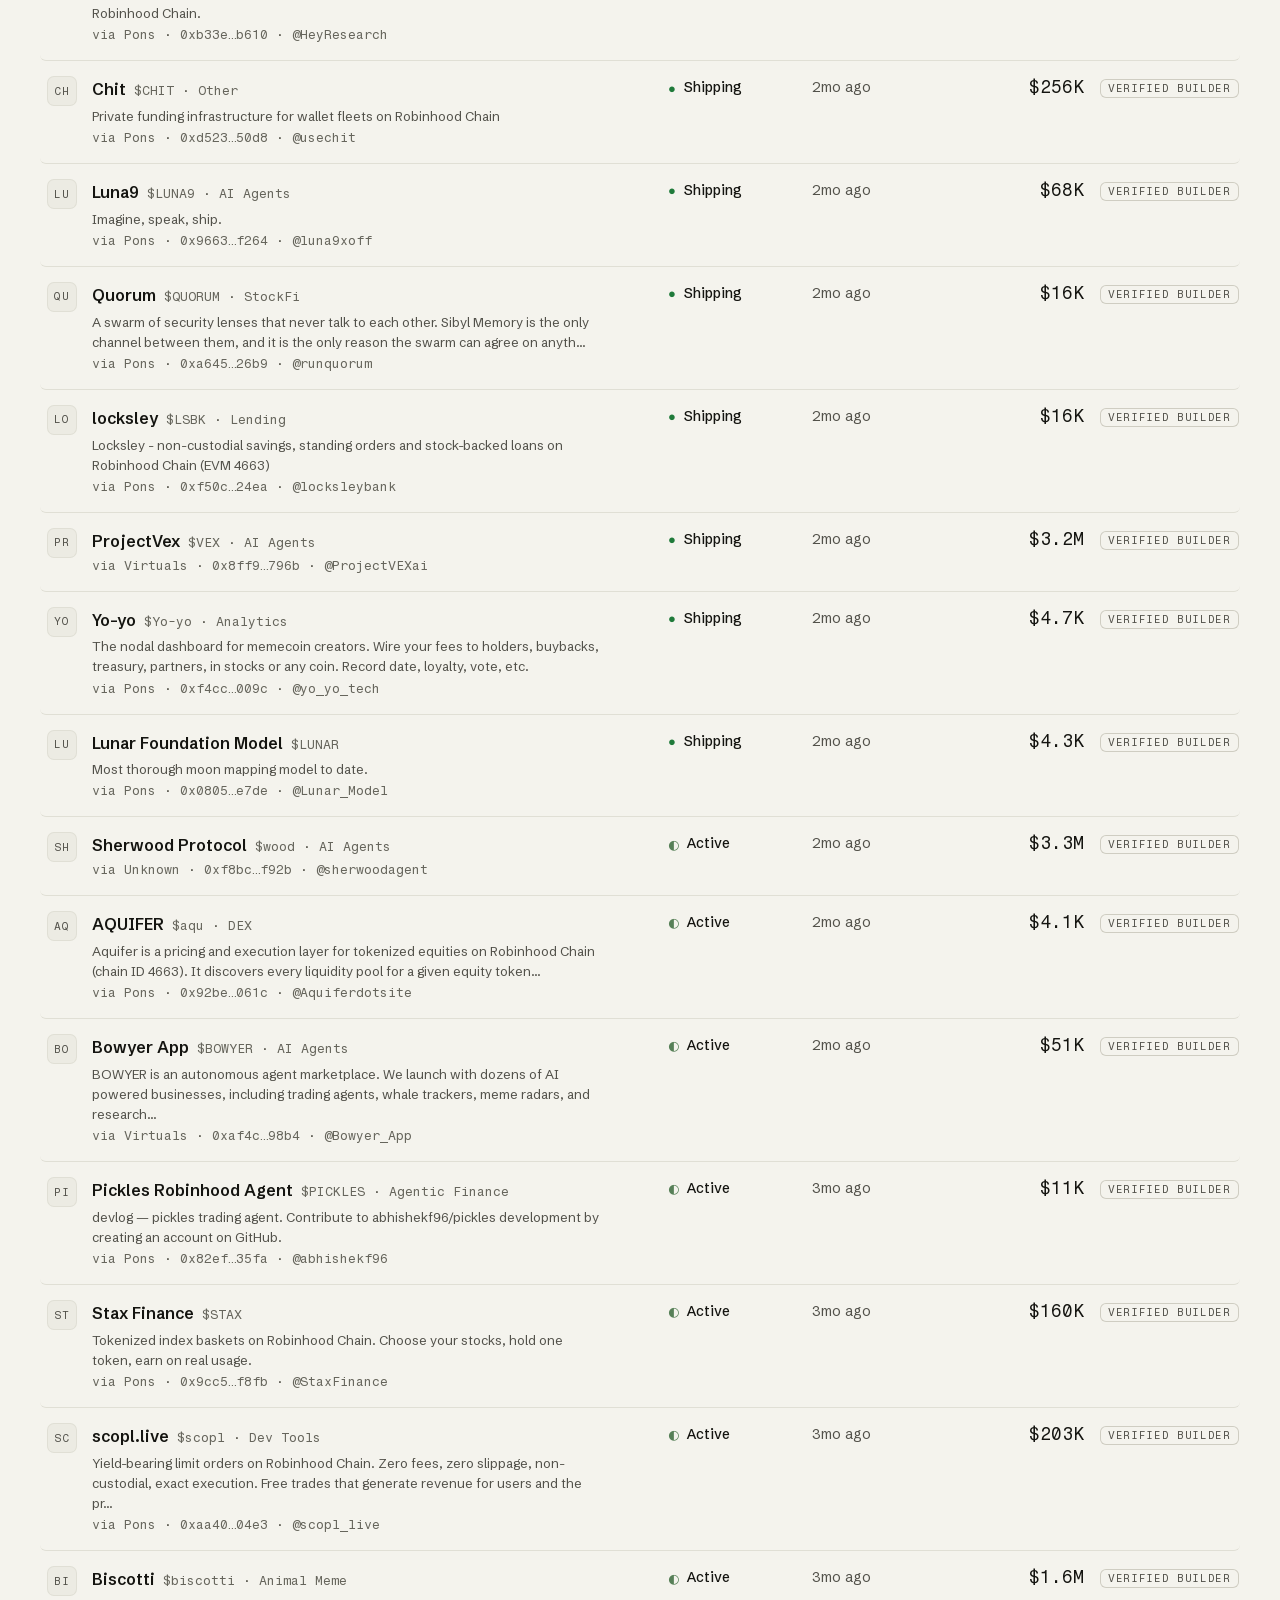
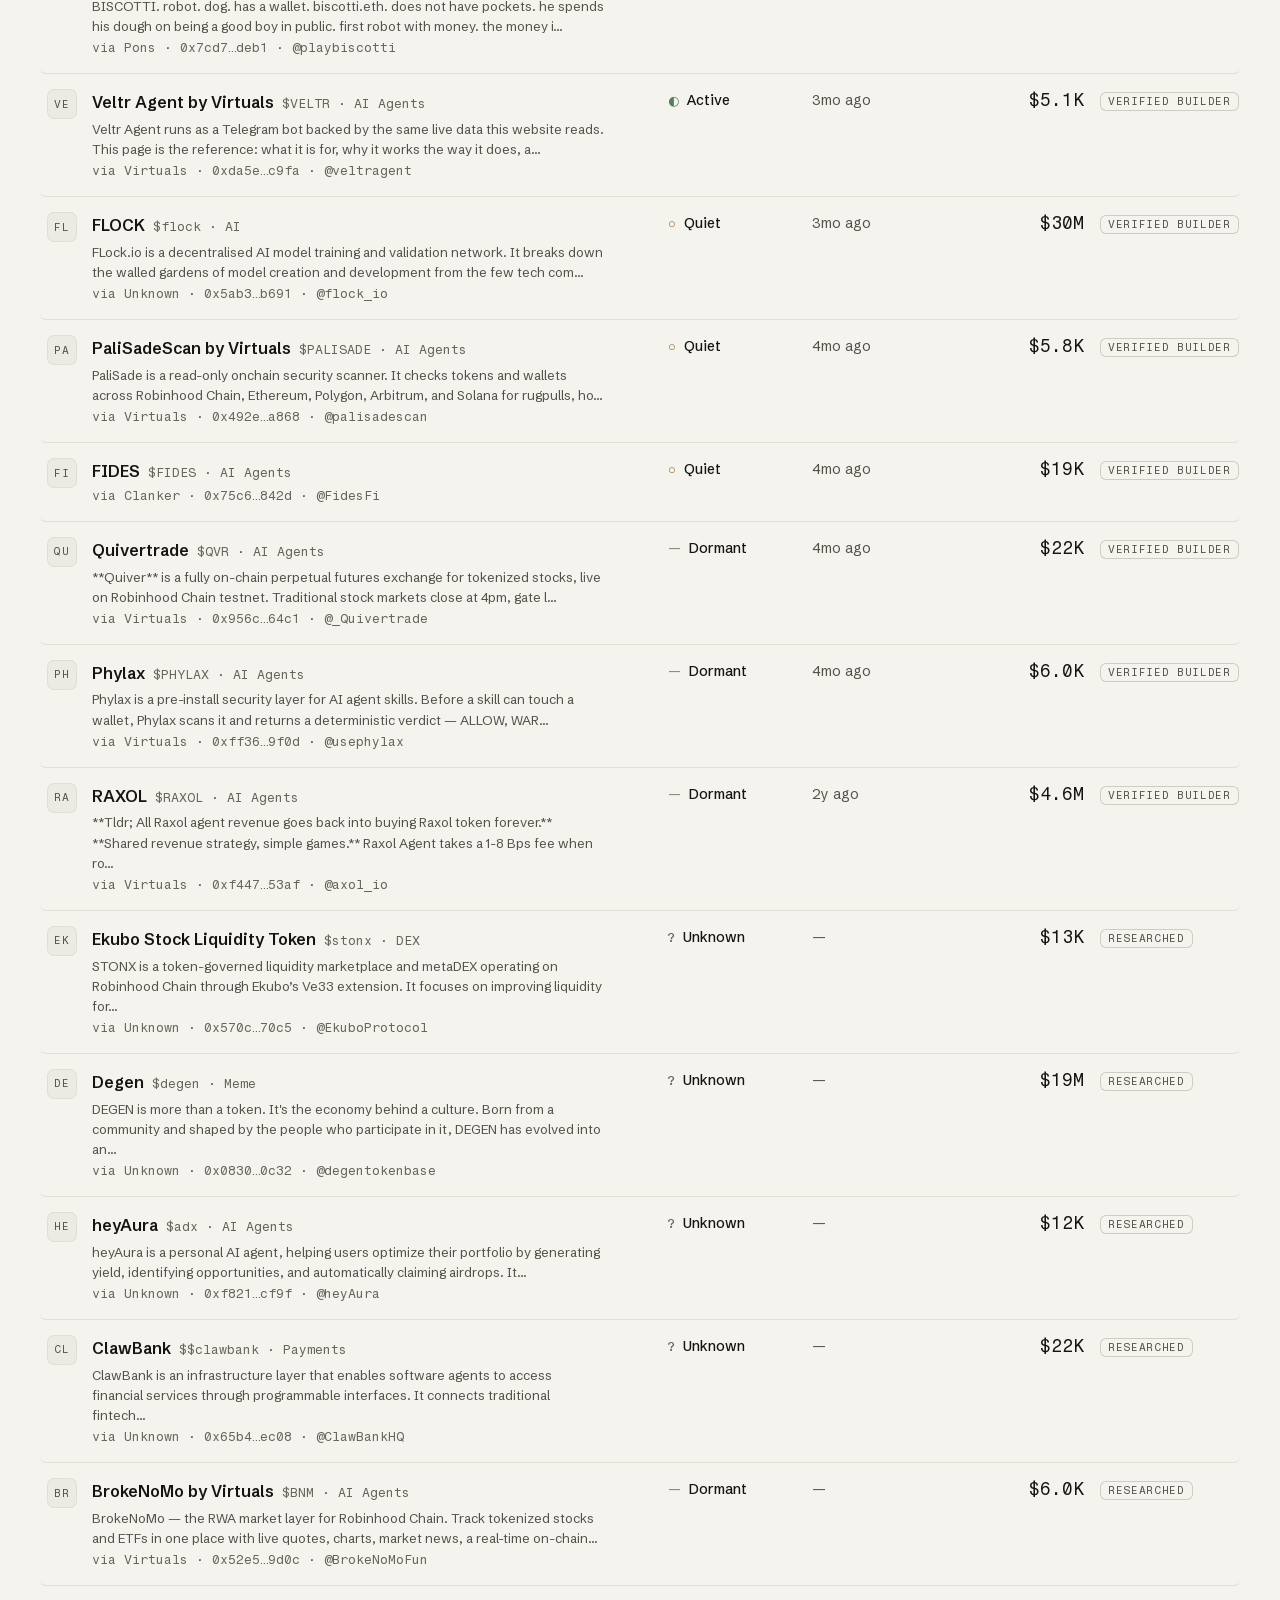
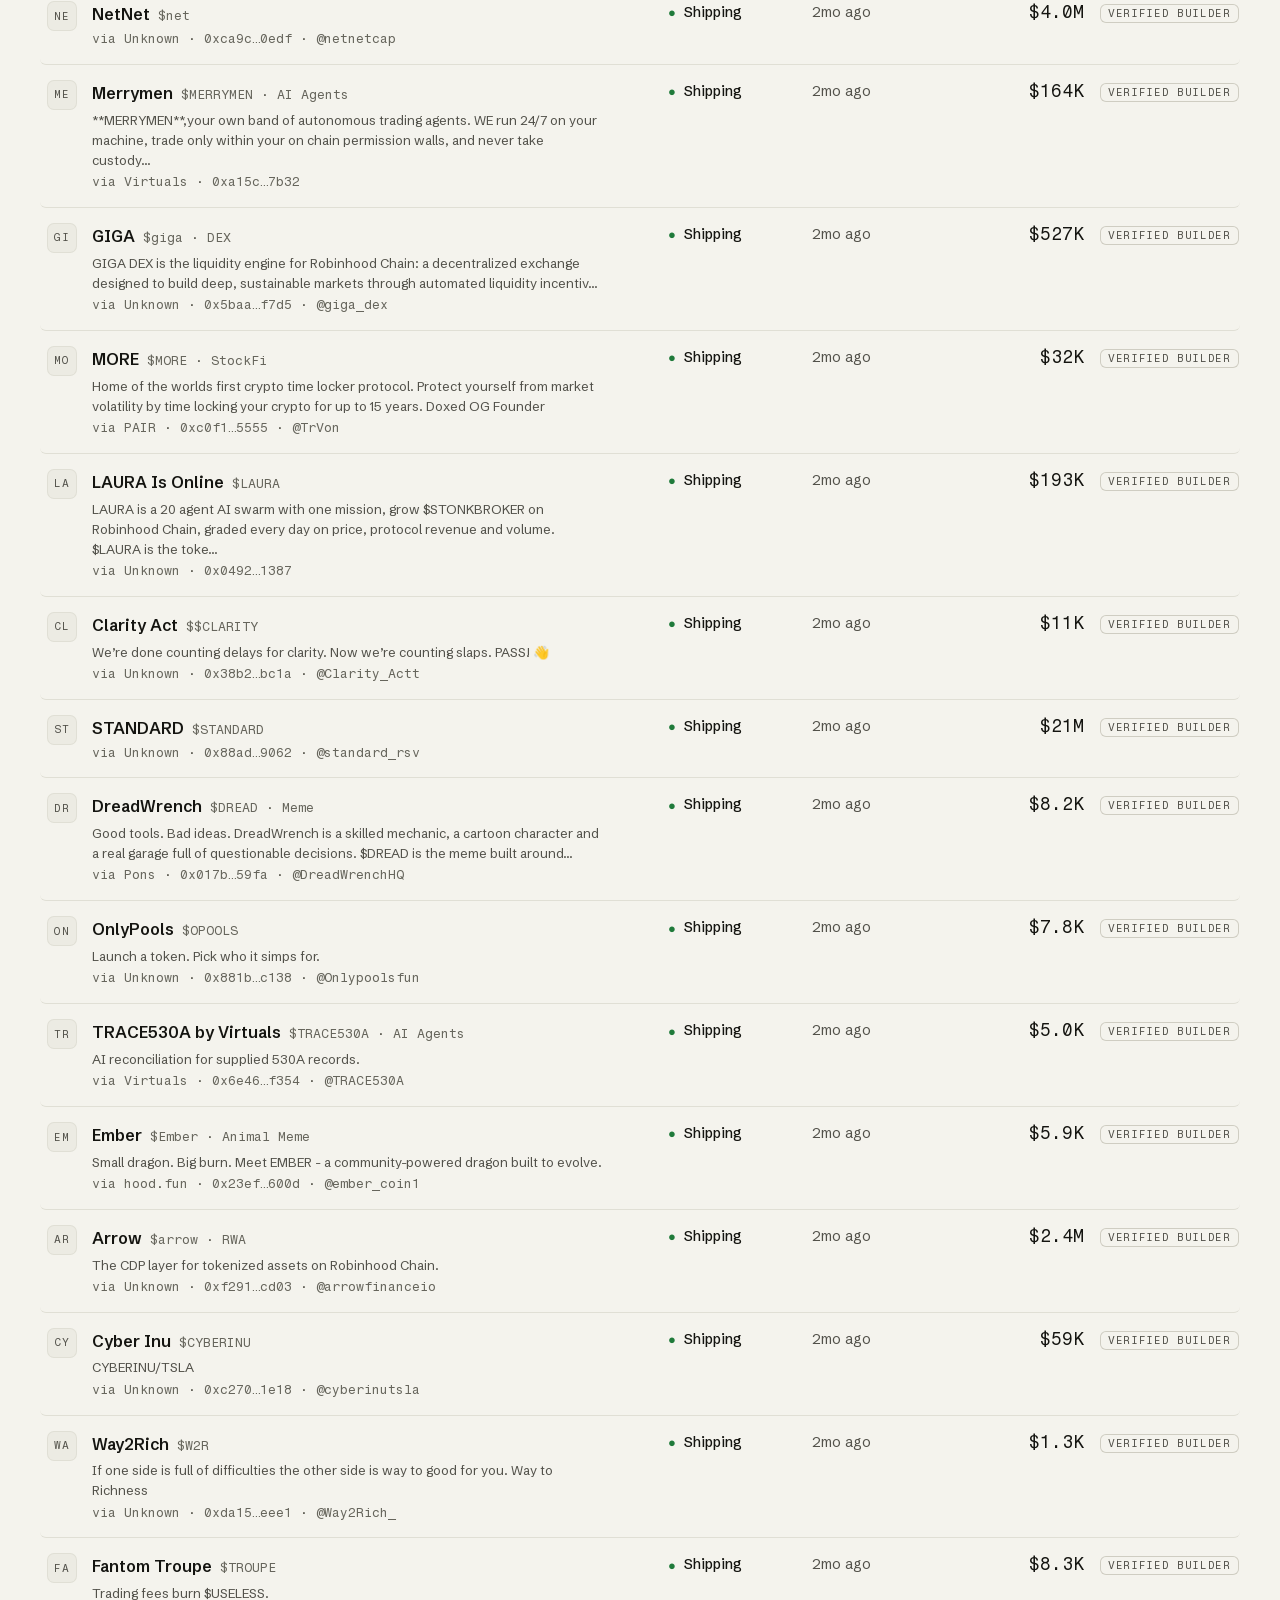
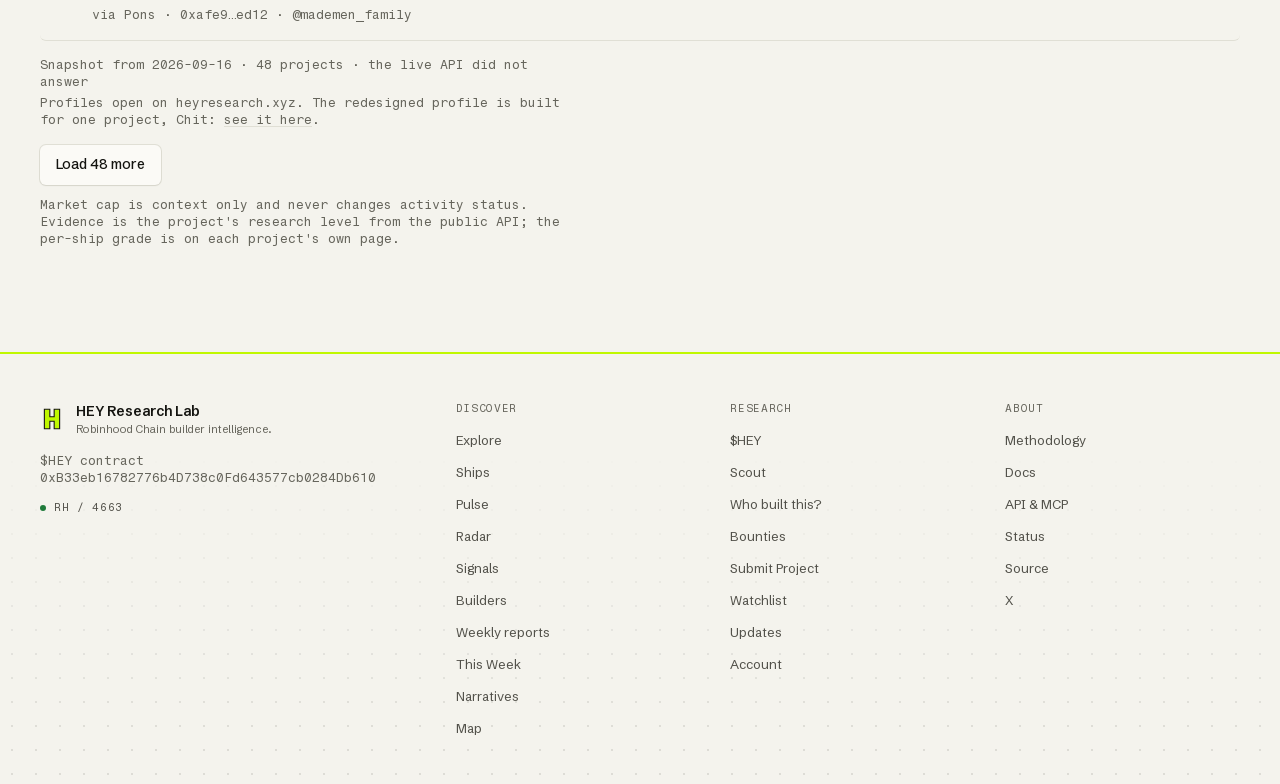
<file: site/explore.html>
<!doctype html>
<html lang="en">
<head>
<meta charset="utf-8">
<meta name="viewport" content="width=device-width, initial-scale=1, viewport-fit=cover">
<title>Explore Builders · HEY Research Lab</title>
<script>
  /* Theme before paint: apply a stored choice so the ground never flashes; the toggle script at the end of body owns the rest. */
  try { var t = localStorage.getItem('hey-theme'); if (t === 'dark' || t === 'light') document.documentElement.setAttribute('data-theme', t); } catch (e) {}
</script>
<!-- The icon is HEY's own mark. -->
<link rel="icon" href="assets/icon.png" type="image/png">
<link rel="stylesheet" href="fonts.css">
<link rel="stylesheet" href="tokens.css">
<link rel="stylesheet" href="styles.css">
<style>
  /* Explore, page-scoped: compact hero, filter groups inside "More filters",
     and the filter groups. Reads tokens and styles.css derived values only. */
  .hero--compact { padding-block: var(--s-10) var(--s-6); }
  .hero--compact .search-form { margin-top: var(--s-6); }
  .hero--compact .counters { margin-top: var(--s-10); }
  .filters { display: grid; gap: var(--s-3); padding-block: var(--s-6) var(--s-2); }
  .filters .disclosure { margin-top: 0; max-width: none; }
  .filter-group { display: grid; gap: var(--s-2); padding-block: var(--s-3); border-bottom: var(--rule); }
  .filter-group:last-of-type { border-bottom: 0; }
  .skeleton-row .skeleton { margin: 0; }
  /* secondary chips inside "More filters": smaller than the primary row so it keeps hierarchy; the ::after hit area stays 44px */
  .disclosure__body .chip { --btn-h: calc(var(--s-6) + var(--s-1)); font-size: var(--text-sm); padding: var(--s-1) var(--s-3); }
</style>
</head>
<body>
<a class="skip-link" href="#main">Skip to content</a>

<header class="site-header">
  <div class="container site-header__inner">
    <a class="brand" href="index.html" aria-label="HEY Research Lab, home">
      <svg class="brand__mark" viewBox="0 0 22 22" aria-hidden="true"><path d="M4 2h5v7h4V2h5v18h-5v-7H9v7H4z" fill="var(--accent)" stroke="var(--ink)" stroke-width="1"/></svg>
      <span>HEY Research Lab<span class="brand__line">Robinhood Chain builder intelligence.</span></span>
    </a>
    <nav class="site-nav" aria-label="Primary">
      <a href="explore.html" aria-current="page">Explore</a><a href="explore.html">Ships</a><a href="scan.html">Scout</a><a href="explore.html">Pulse</a><a href="hey.html">$HEY</a>
    </nav>
    <div class="site-header__actions">
      <span class="live"><i class="live__dot" aria-hidden="true"></i>RH / 4663</span>
      <a class="btn btn--ghost site-header__search" href="#q">Search</a>
      <a class="btn btn--primary site-header__submit" href="submit.html" data-prototype="missing">Submit Project</a>
      <a class="btn btn--secondary site-header__signin" href="account.html">Sign in</a>
      <button class="theme-toggle" type="button" aria-pressed="false" aria-label="Switch to dark theme" data-theme-toggle><span class="theme-toggle__glyph" aria-hidden="true">◐</span></button>
      <details class="site-menu">
        <summary class="btn btn--secondary">Menu</summary>
        <nav class="site-menu__panel" aria-label="Menu">
          <a href="explore.html">Explore</a><a href="explore.html">Ships</a><a href="scan.html">Scout</a><a href="explore.html">Pulse</a><a href="hey.html">$HEY</a>
          <a href="#q">Search</a><a href="submit.html" data-prototype="missing">Submit Project</a><a href="account.html">Sign in</a>
        </nav>
      </details>
    </div>
  </div>
</header>

<main id="main">
  <section class="hero hero--compact ground-dots" aria-labelledby="explore-h">
    <div class="container">
      <div class="hero__head">
        <h1 class="display" id="explore-h">Explore Robinhood Chain.</h1>
        <p class="hero__sub">Every project HEY tracks, and what each of them shipped most recently.</p>
      </div>
      <form class="search-form" role="search" action="explore.html" method="get">
        <label class="visually-hidden" for="q">Search this list by project, ticker or contract</label>
        <input class="input" id="q" name="q" type="search" placeholder="Search this list by project, ticker or contract" autocomplete="off">
        <button class="btn btn--primary" type="submit">Search</button>
      </form>

      <section class="counters counters--five" aria-label="Index counters">
        <div class="counter"><span class="caption">Builders</span><span class="num-display">741</span></div>
        <div class="counter"><span class="caption">Shipped / 7d</span><span class="num-xl">208</span></div>
        <div class="counter"><span class="caption">Active</span><span class="num-xl">500</span></div>
        <div class="counter"><span class="caption">Projects</span><span class="num-xl">11,492</span></div>
        <figure class="counters__strip">
          <div class="strip14" role="img" aria-label="5199 meaningful ships over the last 14 days, peaking at 541 in a day"><i style="--v:64.3"></i><i style="--v:66.5"></i><i style="--v:48.8"></i><i style="--v:53.8"></i><i style="--v:92.8"></i><i style="--v:93.5"></i><i style="--v:76.7"></i><i style="--v:88.2"></i><i style="--v:79.5"></i><i style="--v:59.3"></i><i style="--v:56.9"></i><i style="--v:100"></i><i style="--v:68"></i><i style="--v:12.6"></i></div>
          <figcaption class="source-line">Ships / 14d · 5,199 meaningful ships, peak 541</figcaption>
        </figure>
        <p class="counters__provenance source-line"><span>Updated 1m ago</span><span aria-hidden="true">·</span><a href="methodology.html">How these are counted</a></p>
      </section>
    </div>
  </section>

  <section class="container" aria-labelledby="filters-h">
    <h2 class="visually-hidden" id="filters-h">Filters</h2>
    <div class="filters">
      <div class="chip-row" role="group" aria-label="Filters">
        <button class="chip" type="button" aria-pressed="true" data-group="has" data-param="has" data-value="">Projects</button>
        <button class="chip" type="button" aria-pressed="false" data-group="has" data-param="has" data-value="token">With a token</button>
        <span class="chip-row__sep" aria-hidden="true"></span>
        <button class="chip" type="button" aria-pressed="true" data-group="view" data-param="status" data-value="">All</button>
        <button class="chip" type="button" aria-pressed="false" data-group="view" data-param="status" data-value="SHIPPING">Shipping</button>
        <button class="chip" type="button" aria-pressed="false" data-group="view" data-param="status" data-value="ACTIVE">Active</button>
        <button class="chip" type="button" aria-pressed="false" data-group="view" data-param="tab" data-value="still-building">Still Building</button>
        <button class="chip" type="button" aria-pressed="false" data-group="view" data-param="tab" data-value="under-the-radar">Under the Radar</button>
        <button class="chip" type="button" aria-pressed="false" data-group="view" data-param="tab" data-value="new-builders">New</button>
        <span class="chip-row__sep" aria-hidden="true"></span>
        <span class="source-line">Sort</span>
        <button class="chip" type="button" aria-pressed="true" data-group="sort" data-param="sort" data-value="">Activity</button>
        <button class="chip" type="button" aria-pressed="false" data-group="sort" data-param="sort" data-value="newest">Newest</button>
      </div>

      <details class="disclosure">
        <summary>More filters</summary>
        <div class="disclosure__body">
          <div class="filter-group" role="group" aria-labelledby="f-type">
            <span class="field__label" id="f-type">Project type</span>
            <div class="chip-row">
              <button class="chip" type="button" aria-pressed="true" data-group="kind" data-param="kind" data-value="">Any</button><button class="chip" type="button" aria-pressed="false" data-group="kind" data-param="kind" data-value="UTILITY">Utility</button><button class="chip" type="button" aria-pressed="false" data-group="kind" data-param="kind" data-value="MEME">Meme</button>
            </div>
          </div>
          <div class="filter-group" role="group" aria-labelledby="f-narrative">
            <span class="field__label" id="f-narrative">Narrative</span>
            <div class="chip-row">
              <button class="chip" type="button" aria-pressed="true" data-group="narrative" data-param="narrative" data-value="">Any</button><button class="chip" type="button" aria-pressed="false" data-group="narrative" data-param="narrative" data-value="ai">AI</button><button class="chip" type="button" aria-pressed="false" data-group="narrative" data-param="narrative" data-value="ai-agents">AI Agents</button><button class="chip" type="button" aria-pressed="false" data-group="narrative" data-param="narrative" data-value="agentic-finance">Agentic Finance</button><button class="chip" type="button" aria-pressed="false" data-group="narrative" data-param="narrative" data-value="analytics">Analytics</button><button class="chip" type="button" aria-pressed="false" data-group="narrative" data-param="narrative" data-value="animal-meme">Animal Meme</button>
              <button class="chip" type="button" aria-pressed="false" data-group="narrative" data-param="narrative" data-value="culture-meme">Culture Meme</button><button class="chip" type="button" aria-pressed="false" data-group="narrative" data-param="narrative" data-value="dex">DEX</button><button class="chip" type="button" aria-pressed="false" data-group="narrative" data-param="narrative" data-value="data">Data</button><button class="chip" type="button" aria-pressed="false" data-group="narrative" data-param="narrative" data-value="desci">DeSci</button><button class="chip" type="button" aria-pressed="false" data-group="narrative" data-param="narrative" data-value="devtools">Dev Tools</button><button class="chip" type="button" aria-pressed="false" data-group="narrative" data-param="narrative" data-value="gaming">Gaming</button>
              <button class="chip" type="button" aria-pressed="false" data-group="narrative" data-param="narrative" data-value="infrastructure">Infrastructure</button><button class="chip" type="button" aria-pressed="false" data-group="narrative" data-param="narrative" data-value="launchpad">Launchpad</button><button class="chip" type="button" aria-pressed="false" data-group="narrative" data-param="narrative" data-value="lending">Lending</button><button class="chip" type="button" aria-pressed="false" data-group="narrative" data-param="narrative" data-value="meme">Meme</button><button class="chip" type="button" aria-pressed="false" data-group="narrative" data-param="narrative" data-value="other">Other</button><button class="chip" type="button" aria-pressed="false" data-group="narrative" data-param="narrative" data-value="payments">Payments</button>
              <button class="chip" type="button" aria-pressed="false" data-group="narrative" data-param="narrative" data-value="perps">Perps</button><button class="chip" type="button" aria-pressed="false" data-group="narrative" data-param="narrative" data-value="rwa">RWA</button><button class="chip" type="button" aria-pressed="false" data-group="narrative" data-param="client:narrativeName" data-value="RWA Yield">RWA Yield</button><button class="chip" type="button" aria-pressed="false" data-group="narrative" data-param="client:narrativeName" data-value="Robinhood Chain Native">Robinhood Chain Native</button><button class="chip" type="button" aria-pressed="false" data-group="narrative" data-param="narrative" data-value="social">Social</button><button class="chip" type="button" aria-pressed="false" data-group="narrative" data-param="narrative" data-value="stockfi">StockFi</button>
            </div>
          </div>
          <div class="filter-group" role="group" aria-labelledby="f-status">
            <span class="field__label" id="f-status">Activity status</span>
            <div class="chip-row">
              <button class="chip" type="button" aria-pressed="true" data-group="status" data-param="status" data-value="">Any</button><button class="chip" type="button" aria-pressed="false" data-group="status" data-param="status" data-value="SHIPPING">Shipping</button><button class="chip" type="button" aria-pressed="false" data-group="status" data-param="status" data-value="ACTIVE">Active</button><button class="chip" type="button" aria-pressed="false" data-group="status" data-param="status" data-value="QUIET">Quiet</button><button class="chip" type="button" aria-pressed="false" data-group="status" data-param="status" data-value="DORMANT">Dormant</button><button class="chip" type="button" aria-pressed="false" data-group="status" data-param="status" data-value="RESUMED">Resumed</button><button class="chip" type="button" aria-pressed="false" data-group="status" data-param="status" data-value="UNKNOWN">Unknown</button>
            </div>
          </div>
          <div class="filter-group" role="group" aria-labelledby="f-launchpad">
            <span class="field__label" id="f-launchpad">Launchpad</span>
            <div class="chip-row">
              <button class="chip" type="button" aria-pressed="true" data-group="launchpad" data-param="launchpad" data-value="">Any</button><button class="chip" type="button" aria-pressed="false" data-group="launchpad" data-param="launchpad" data-value="clanker">Clanker</button><button class="chip" type="button" aria-pressed="false" data-group="launchpad" data-param="launchpad" data-value="virtuals">Virtuals</button><button class="chip" type="button" aria-pressed="false" data-group="launchpad" data-param="launchpad" data-value="pons">Pons</button><button class="chip" type="button" aria-pressed="false" data-group="launchpad" data-param="launchpad" data-value="pairfund">PAIR</button><button class="chip" type="button" aria-pressed="false" data-group="launchpad" data-param="launchpad" data-value="hoodfun">hood.fun</button><button class="chip" type="button" aria-pressed="false" data-group="launchpad" data-param="launchpad" data-value="easya-kickstart">EasyA Kickstart</button>
              <button class="chip" type="button" aria-pressed="false" data-group="launchpad" data-param="launchpad" data-value="bankr">Bankr</button><button class="chip" type="button" aria-pressed="false" data-group="launchpad" data-param="launchpad" data-value="hoodit">Hoodit</button><button class="chip" type="button" aria-pressed="false" data-group="launchpad" data-param="client:launchpadName" data-value="Robinhood">Robinhood</button><button class="chip" type="button" aria-pressed="false" data-group="launchpad" data-param="launchpad" data-value="hooddev">hood.dev</button><button class="chip" type="button" aria-pressed="false" data-group="launchpad" data-param="launchpad" data-value="flap">Flap</button><button class="chip" type="button" aria-pressed="false" data-group="launchpad" data-param="launchpad" data-value="poolstrade">Pools</button><button class="chip" type="button" aria-pressed="false" data-group="launchpad" data-param="launchpad" data-value="ponspad">PonsPad</button>
            </div>
          </div>
          <div class="filter-group" role="group" aria-labelledby="f-cap">
            <span class="field__label" id="f-cap">Market cap under</span>
            <div class="chip-row">
              <button class="chip" type="button" aria-pressed="true" data-group="cap" data-param="maxMarketCap" data-value="">Any</button><button class="chip" type="button" aria-pressed="false" data-group="cap" data-param="maxMarketCap" data-value="25000">$25K</button><button class="chip" type="button" aria-pressed="false" data-group="cap" data-param="maxMarketCap" data-value="100000">$100K</button><button class="chip" type="button" aria-pressed="false" data-group="cap" data-param="maxMarketCap" data-value="1000000">$1M</button>
            </div>
          </div>
          <div class="filter-group" role="group" aria-labelledby="f-deployed" hidden>
            <span class="field__label" id="f-deployed">Deployed</span>
            <div class="chip-row">
              <button class="chip" type="button" aria-pressed="true" data-group="deployed" data-param="none:deployed" data-value="">Any</button><button class="chip" type="button" aria-pressed="false" data-group="deployed" data-param="none:deployed" data-value="day">In the last day</button><button class="chip" type="button" aria-pressed="false" data-group="deployed" data-param="none:deployed" data-value="week">In the last week</button><button class="chip" type="button" aria-pressed="false" data-group="deployed" data-param="none:deployed" data-value="month">In the last 30 days</button><button class="chip" type="button" aria-pressed="false" data-group="deployed" data-param="none:deployed" data-value="older">More than 30 days ago</button>
            </div>
          </div>
          <div class="filter-group" role="group" aria-labelledby="f-level">
            <span class="field__label" id="f-level">Research level</span>
            <div class="chip-row">
              <button class="chip" type="button" aria-pressed="true" data-group="level" data-param="client:level" data-value="">All levels</button><button class="chip" type="button" aria-pressed="false" data-group="level" data-param="client:level" data-value="VERIFIED_BUILDER">Verified builders</button><button class="chip" type="button" aria-pressed="false" data-group="level" data-param="client:level" data-value="RESEARCHED">Enriched only</button><button class="chip" type="button" aria-pressed="false" data-group="level" data-param="client:level" data-value="INDEXED">Indexed only</button>
            </div>
          </div>
        </div>
      </details>
    </div>
  </section>

  <section class="container section--tight" aria-labelledby="ledger-h">
    <h2 class="visually-hidden" id="ledger-h">Projects</h2>

    <!-- Rows are rendered by app.js from https://heyresearch.xyz/api/projects, with data/projects.json as the fallback when the API does not answer; renderRow() is the one source of the row markup. -->
    <div class="ledger ledger--logos" role="table" aria-label="Projects" aria-busy="true" data-ledger>
      <div class="ledger-row ledger-head" role="row">
        <span class="cell-logo visually-hidden" role="columnheader">Logo</span>
        <span class="cell-project" role="columnheader">Project · source line</span>
        <span class="cell-source visually-hidden" role="columnheader">Source</span>
        <span class="cell-status" role="columnheader">Status</span>
        <span class="cell-ship" role="columnheader">Last ship</span>
        <span class="cell-cap cell-num" role="columnheader">Market cap<span class="ledger-head__note">context, never ranks</span></span>
        <span class="cell-evidence" role="columnheader">Evidence</span>
      </div>
      <div class="ledger-row skeleton-row" aria-hidden="true">
        <div class="cell-logo"><span class="skeleton skeleton--logo"></span></div>
        <div class="cell-project"><span class="skeleton skeleton--line"></span></div>
        <div class="cell-source"><span class="skeleton skeleton--line-sm"></span></div>
        <div class="cell-status"><span class="skeleton skeleton--label"></span></div>
        <div class="cell-ship"><span class="skeleton skeleton--label"></span></div>
        <div class="cell-cap"><span class="skeleton skeleton--num"></span></div>
        <div class="cell-evidence"><span class="skeleton skeleton--label"></span></div>
      </div>
      <div class="ledger-row skeleton-row" aria-hidden="true">
        <div class="cell-logo"><span class="skeleton skeleton--logo"></span></div>
        <div class="cell-project"><span class="skeleton skeleton--line"></span></div>
        <div class="cell-source"><span class="skeleton skeleton--line-sm"></span></div>
        <div class="cell-status"><span class="skeleton skeleton--label"></span></div>
        <div class="cell-ship"><span class="skeleton skeleton--label"></span></div>
        <div class="cell-cap"><span class="skeleton skeleton--num"></span></div>
        <div class="cell-evidence"><span class="skeleton skeleton--label"></span></div>
      </div>
    </div>

    <div class="empty" role="status" data-empty hidden>
      <h3 class="h3">Nothing matches these filters.</h3>
      <p>HEY has not indexed a project that fits every filter you set. Clear one and the ledger fills again.</p>
      <button class="btn btn--secondary empty__action" type="button">Clear filters</button>
    </div>

    <div class="error-line" role="alert" data-error hidden>
      <i class="error-line__dot" aria-hidden="true"></i><span>heyresearch.xyz/api did not answer and the snapshot could not be read.</span>
      <button class="btn btn--secondary btn--sm" type="button">Retry</button>
    </div>

    <p class="source-line ledger__provenance" role="status" aria-live="polite" data-provenance>Reading heyresearch.xyz/api…</p>
    <p class="source-line ledger__provenance" data-client-note hidden></p>
    <p class="source-line ledger__provenance">Profiles open on heyresearch.xyz. The redesigned profile is built for one project, Chit: <a href="project.html">see it here</a>.</p>
    <p class="ledger__more"><button class="btn btn--secondary" type="button" data-more hidden>Load 48 more</button></p>
    <p class="source-line ledger__foot">Market cap is context only and never changes activity status. Evidence is the project's research level from the public API; the per-ship grade is on each project's own page.</p>
  </section>
</main>

<footer class="site-footer ground-dots ground-dots--up">
  <div class="container site-footer__inner">
    <div class="site-footer__brand">
      <a class="brand" href="index.html" aria-label="HEY Research Lab, home">
        <svg class="brand__mark" viewBox="0 0 22 22" aria-hidden="true"><path d="M4 2h5v7h4V2h5v18h-5v-7H9v7H4z" fill="var(--accent)" stroke="var(--ink)" stroke-width="1"/></svg>
        <span>HEY Research Lab<span class="brand__line">Robinhood Chain builder intelligence.</span></span>
      </a>
      <p class="site-footer__contract source-line">$HEY contract<br>0xB33eb16782776b4D738c0Fd643577cb0284Db610</p>
      <p class="live live--static"><i class="live__dot" aria-hidden="true"></i>RH / 4663</p>
    </div>
    <div class="site-footer__group"><h2 class="caption">Discover</h2><ul><li><a href="explore.html">Explore</a></li><li><a href="explore.html">Ships</a></li><li><a href="explore.html">Pulse</a></li><li><a href="radar.html" data-prototype="missing">Radar</a></li><li><a href="signals.html" data-prototype="missing">Signals</a></li><li><a href="builders.html" data-prototype="missing">Builders</a></li><li><a href="weekly.html" data-prototype="missing">Weekly reports</a></li><li><a href="this-week.html" data-prototype="missing">This Week</a></li><li><a href="narratives.html" data-prototype="missing">Narratives</a></li><li><a href="map.html" data-prototype="missing">Map</a></li></ul></div>
    <div class="site-footer__group"><h2 class="caption">Research</h2><ul><li><a href="hey.html">$HEY</a></li><li><a href="scan.html">Scout</a></li><li><a href="scan.html">Who built this?</a></li><li><a href="bounties.html" data-prototype="missing">Bounties</a></li><li><a href="submit.html" data-prototype="missing">Submit Project</a></li><li><a href="account.html">Watchlist</a></li><li><a href="updates.html" data-prototype="missing">Updates</a></li><li><a href="account.html">Account</a></li></ul></div>
    <div class="site-footer__group"><h2 class="caption">About</h2><ul><li><a href="methodology.html">Methodology</a></li><li><a href="methodology.html">Docs</a></li><li><a href="methodology.html">API &amp; MCP</a></li><li><a href="status.html" data-prototype="missing">Status</a></li><li><a href="source.html" data-prototype="missing">Source</a></li><li><a href="https://x.com/HeyResearch">X</a></li></ul></div>
  </div>
</footer>

<script>
  /* Theme toggle. The <head> script already applied a stored choice before paint; this one re-reads it, sets data-theme on <html>,
     flips it on click. No attribute stored = follow the system (the tokens' media query). */
  (function () {
    var root = document.documentElement, btn = document.querySelector('[data-theme-toggle]'), stored = null;
    if (!btn) return;
    try { stored = localStorage.getItem('hey-theme'); } catch (e) { stored = null; }
    if (stored === 'dark' || stored === 'light') root.setAttribute('data-theme', stored);
    function isDark() {
      var t = root.getAttribute('data-theme');
      if (t) return t === 'dark';
      return !!(window.matchMedia && window.matchMedia('(prefers-color-scheme: dark)').matches);
    }
    function paint() {
      var d = isDark();
      btn.setAttribute('aria-pressed', d ? 'true' : 'false');
      btn.setAttribute('aria-label', d ? 'Switch to light theme' : 'Switch to dark theme');
    }
    btn.addEventListener('click', function () {
      var next = isDark() ? 'light' : 'dark';
      root.setAttribute('data-theme', next);
      try { localStorage.setItem('hey-theme', next); } catch (e) {}
      paint();
    });
    paint();
  })();
</script>
<script src="app.js" defer></script>
</body>
</html>
</file>
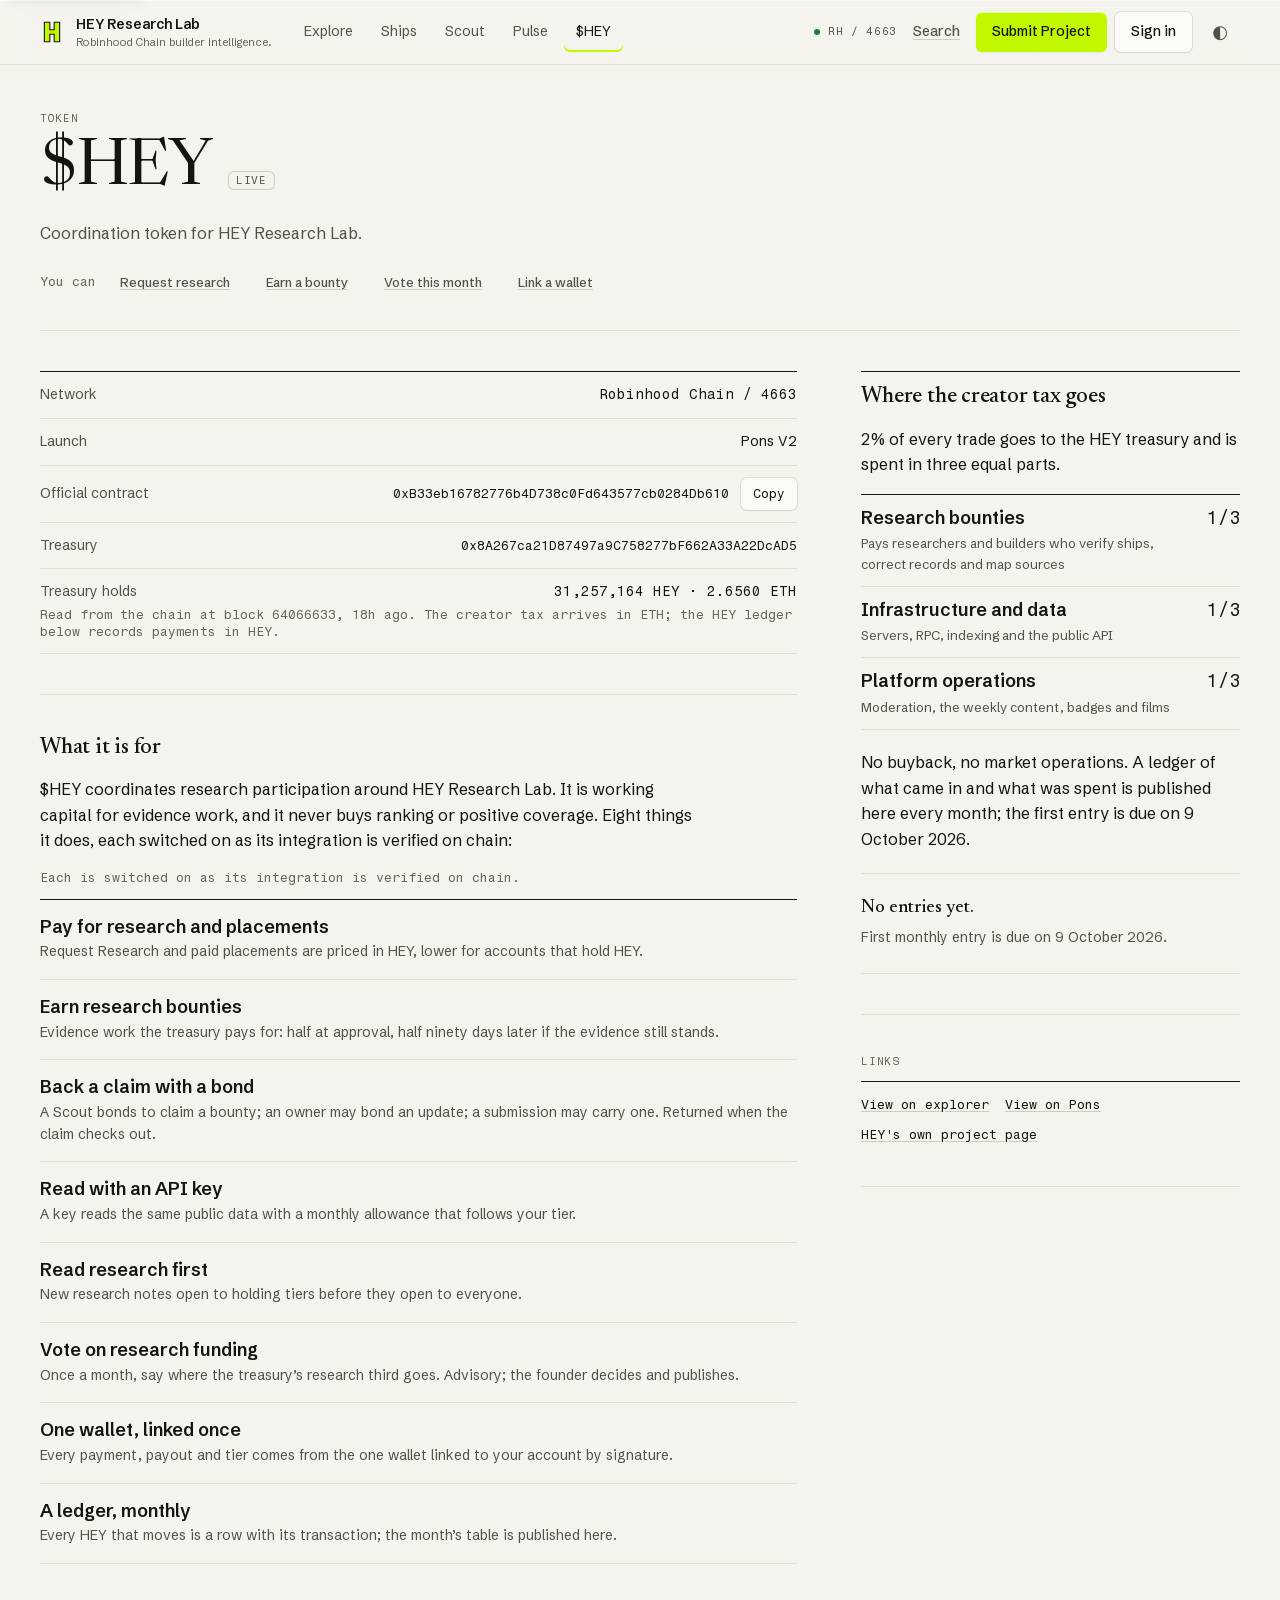
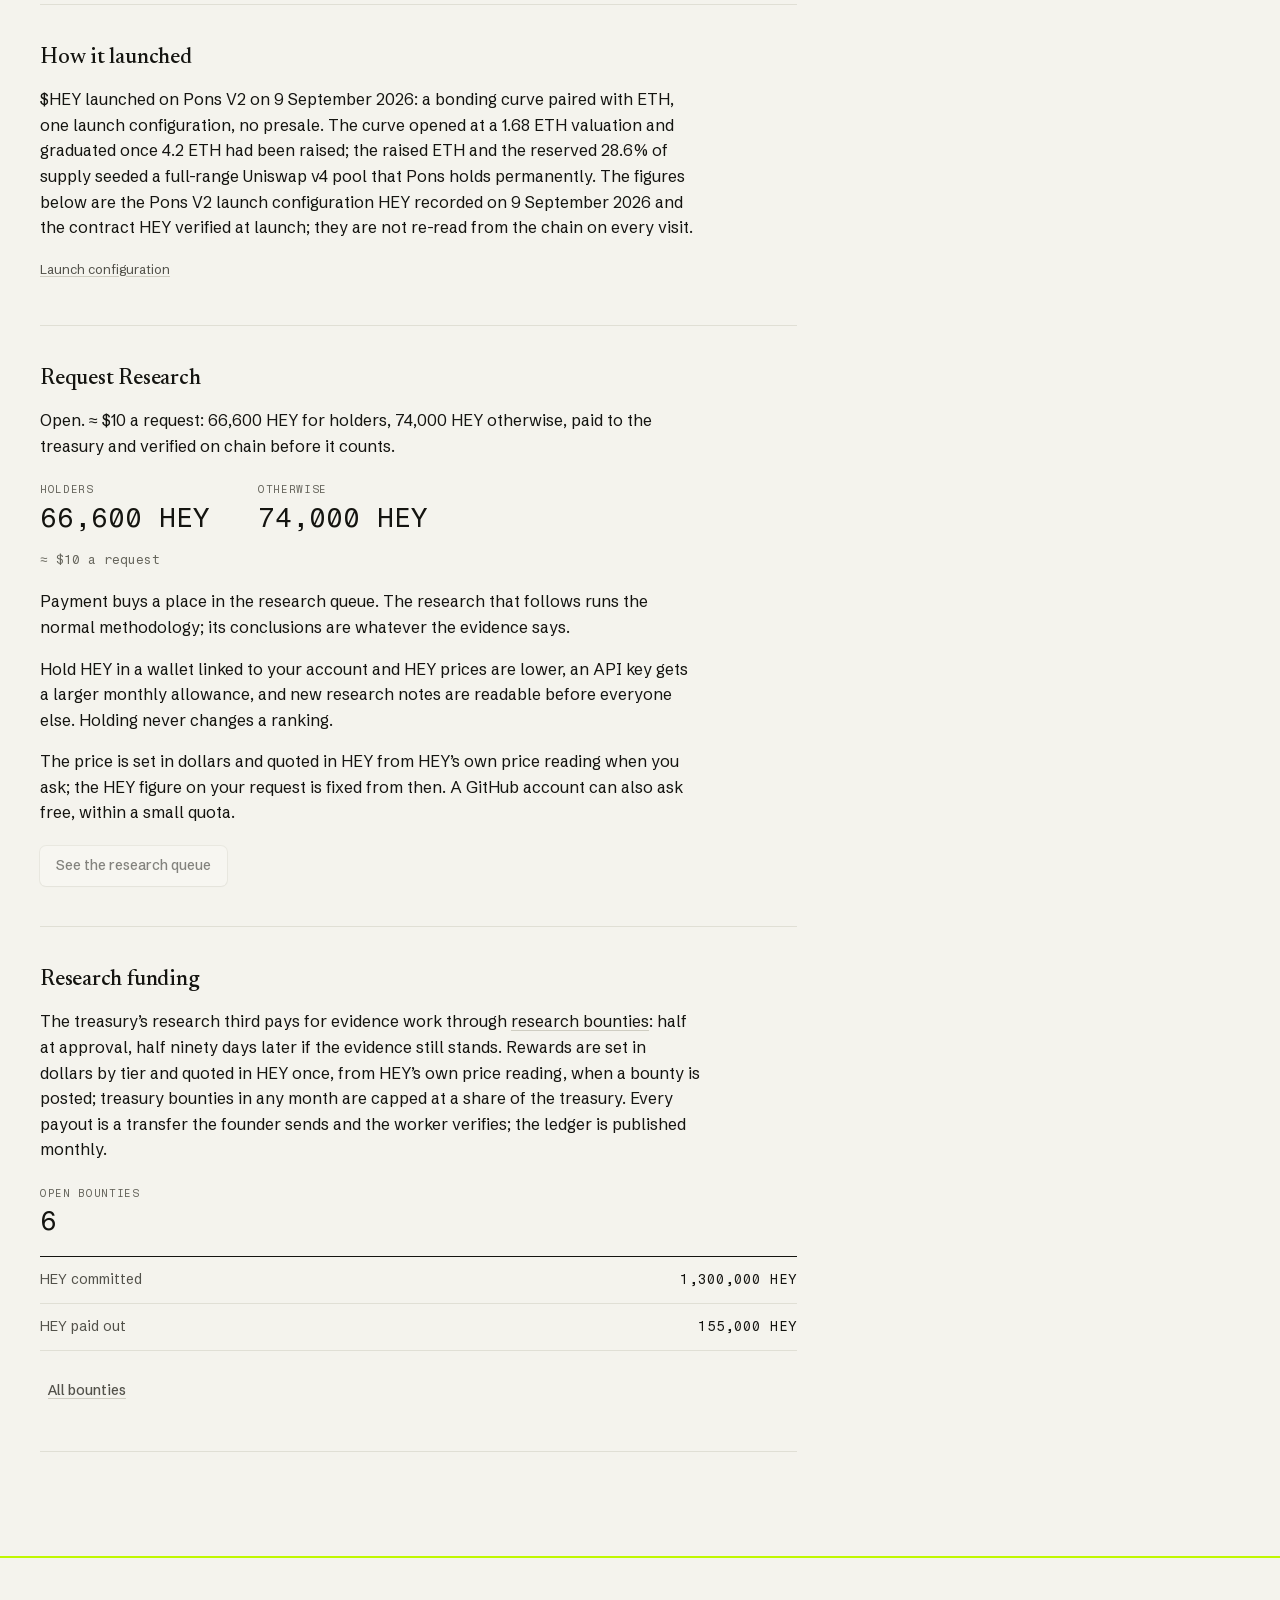
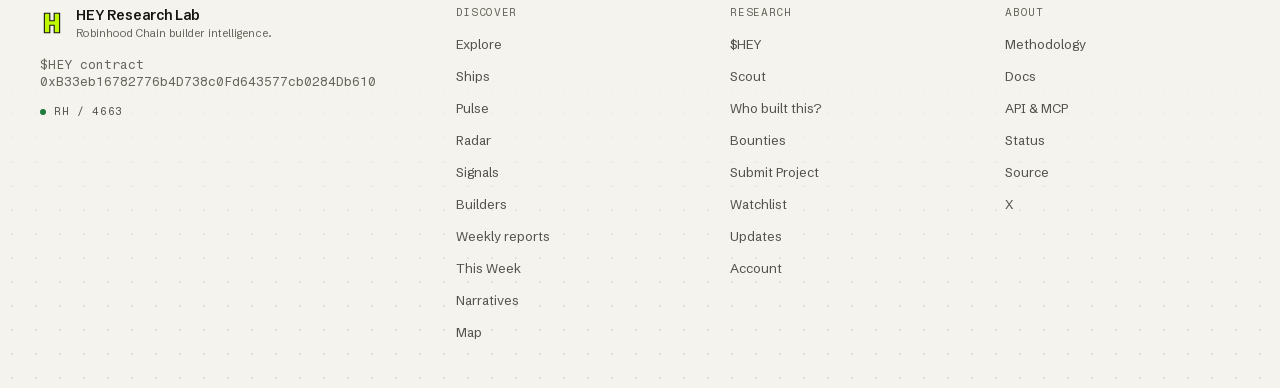
<file: site/hey.html>
<!doctype html>
<html lang="en">
<head>
<meta charset="utf-8">
<meta name="viewport" content="width=device-width, initial-scale=1, viewport-fit=cover">
<title>$HEY · HEY Research Lab</title>
<script>
  /* Theme before first paint: same key ('hey-theme') as the toggle script at the end of the body; no attribute = follow the system. */
  (function () { try { var t = localStorage.getItem('hey-theme'); if (t === 'dark' || t === 'light') document.documentElement.setAttribute('data-theme', t); } catch (e) {} })();
</script>
<!-- The icon is HEY's own mark. -->
<link rel="icon" href="assets/icon.png" type="image/png">
<link rel="stylesheet" href="fonts.css">
<link rel="stylesheet" href="tokens.css">
<link rel="stylesheet" href="styles.css">
<style>
  /* Page-scoped layout only: tokens in, no colours or sizes of its own. */
  .token-head { padding-top: var(--s-12); padding-bottom: var(--s-8); border-bottom: var(--rule); }
  .token-head__title { display: flex; flex-wrap: wrap; align-items: baseline; gap: var(--s-3) var(--s-4); margin-top: var(--s-2); }
  .token-head__line { margin-top: var(--s-4); font-size: var(--text-read); line-height: var(--lh-read); color: var(--text-2); max-width: 60ch; }
  .token-head__can { display: flex; flex-wrap: wrap; align-items: center; gap: var(--s-2) var(--s-3); margin-top: var(--s-5); }
  .project-main.token-main > section, .project-aside.token-aside > section { margin-top: 0; padding-block: var(--s-10); border-bottom: var(--rule); }
  .token-main > section:first-child { padding-top: 0; }
  /* the aside opens on the same strong rule and top padding as the main column's first kv row, so the two columns register */
  .token-aside > section:first-child { padding-top: var(--s-3); border-top: var(--rule-strong); }
  .token-body > * > section > .h2 { margin-bottom: var(--s-4); }
  .token-body .prose > * + * { margin-top: var(--s-4); }
  .kv--wide .kv__row { grid-template-columns: minmax(0, 200px) minmax(0, 1fr); }
  .kv--wide dd, .kv--wide dd.kv__text { text-align: left; }
  .kv dd.kv__addr { display: flex; flex-wrap: wrap; align-items: center; justify-content: flex-end; gap: var(--s-2) var(--s-3); word-break: break-all; font-size: var(--text-sm); }
  .kv__links { display: flex; flex-wrap: wrap; gap: var(--s-2) var(--s-4); margin-top: var(--s-3); padding-top: var(--s-3); border-top: var(--rule-strong); }
  .kv__links a { font-family: var(--font-mono); font-size: var(--text-sm); }
  .disclosure__body .kv { border-top: 0; }
  .disclosure__body .kv dd.kv__text { color: var(--text); }
  .thirds { border-top: var(--rule-strong); margin-top: var(--s-4); }
  .thirds__row { display: grid; grid-template-columns: minmax(0, 1fr) var(--s-12); gap: var(--s-1) var(--s-4); padding-block: var(--s-3); border-bottom: var(--rule); align-items: baseline; }
  .thirds__row .num-md { text-align: right; }
  .thirds__row .text-2 { grid-column: 1; font-size: var(--text-sm); }
  .utilities { border-top: var(--rule-strong); margin-top: var(--s-3); }
  .utilities__row { display: grid; gap: var(--s-1); padding-block: var(--s-4); border-bottom: var(--rule); }
  .utilities__note { display: block; margin-top: var(--s-4); }
  .figures { display: flex; flex-wrap: wrap; gap: var(--s-6) var(--s-12); margin-top: var(--s-6); }
  .figures > div { display: grid; gap: var(--s-1); }
  .figures .num-lg { display: block; }
  .section__foot { margin-top: var(--s-5); }
  @media (max-width: 720px) { .kv--wide .kv__row { grid-template-columns: minmax(0, 1fr); } .kv dd.kv__addr { justify-content: flex-start; } .thirds__row .num-md { text-align: left; } }
</style>
</head>
<body>
<a class="skip-link" href="#main">Skip to content</a>

<header class="site-header">
  <div class="container site-header__inner">
    <a class="brand" href="index.html" aria-label="HEY Research Lab, home">
      <svg class="brand__mark" viewBox="0 0 22 22" aria-hidden="true"><path d="M4 2h5v7h4V2h5v18h-5v-7H9v7H4z" fill="var(--accent)" stroke="var(--ink)" stroke-width="1"/></svg>
      <span>HEY Research Lab<span class="brand__line">Robinhood Chain builder intelligence.</span></span>
    </a>
    <nav class="site-nav" aria-label="Primary">
      <a href="explore.html">Explore</a><a href="explore.html">Ships</a><a href="scan.html">Scout</a><a href="explore.html">Pulse</a><a href="hey.html" aria-current="page">$HEY</a>
    </nav>
    <div class="site-header__actions">
      <span class="live"><i class="live__dot" aria-hidden="true"></i>RH / 4663</span>
      <a class="btn btn--ghost site-header__search" href="index.html#q">Search</a>
      <a class="btn btn--primary site-header__submit" href="submit.html" data-prototype="missing" title="Not part of this prototype">Submit Project</a>
      <a class="btn btn--secondary site-header__signin" href="account.html">Sign in</a>
      <button class="theme-toggle" type="button" aria-pressed="false" aria-label="Switch to dark theme" data-theme-toggle><span class="theme-toggle__glyph" aria-hidden="true">◐</span></button>
      <details class="site-menu">
        <summary class="btn btn--secondary">Menu</summary>
        <nav class="site-menu__panel" aria-label="Menu">
          <a href="explore.html">Explore</a><a href="explore.html">Ships</a><a href="scan.html">Scout</a><a href="explore.html">Pulse</a><a href="hey.html">$HEY</a>
          <a href="index.html#q">Search</a><a href="submit.html" data-prototype="missing" title="Not part of this prototype">Submit Project</a><a href="account.html">Sign in</a>
        </nav>
      </details>
    </div>
  </div>
</header>

<main id="main" class="container">
  <article aria-labelledby="token-h">
    <header class="token-head">
      <p class="caption">Token</p>
      <div class="token-head__title">
        <h1 class="display" id="token-h">$HEY</h1>
        <span class="link-label">Live</span>
      </div>
      <p class="token-head__line">Coordination token for HEY Research Lab.</p>
      <nav class="token-head__can" aria-label="You can">
        <span class="source-line">You can</span>
        <a class="btn btn--ghost btn--sm" href="#request-research">Request research</a>
        <a class="btn btn--ghost btn--sm" href="bounties.html" data-prototype="missing" title="Not part of this prototype">Earn a bounty</a>
        <a class="btn btn--ghost btn--sm" href="account.html">Vote this month</a>
        <a class="btn btn--ghost btn--sm" href="account.html">Link a wallet</a>
      </nav>
    </header>

    <div class="project-body token-body">
      <div class="project-main token-main">
        <section aria-labelledby="facts-h">
          <h2 class="visually-hidden" id="facts-h">Token facts</h2>
          <dl class="kv">
            <div class="kv__row"><dt>Network</dt><dd>Robinhood Chain / 4663</dd></div>
            <div class="kv__row"><dt>Launch</dt><dd class="kv__text">Pons V2</dd></div>
            <div class="kv__row"><dt>Official contract</dt><dd class="kv__addr"><span id="contract-address">0xB33eb16782776b4D738c0Fd643577cb0284Db610</span><button class="btn btn--secondary btn--sm" type="button" aria-label="Copy contract address" data-copy="contract-address">Copy</button><span class="visually-hidden" role="status" id="copy-status"></span></dd></div>
            <div class="kv__row"><dt>Treasury</dt><dd class="kv__addr">0x8A267ca21D87497a9C758277bF662A33A22DcAD5</dd></div>
            <div class="kv__row"><dt>Treasury holds</dt><dd>31,257,164 HEY · 2.6560 ETH</dd><dd class="kv__note source-line">Read from the chain at block 64066633, 18h ago. The creator tax arrives in ETH; the HEY ledger below records payments in HEY.</dd></div>
          </dl>
        </section>

        <section aria-labelledby="for-h">
          <h2 class="h2" id="for-h">What it is for</h2>
          <div class="prose"><p>$HEY coordinates research participation around HEY Research Lab. It is working capital for evidence work, and it never buys ranking or positive coverage. Eight things it does, each switched on as its integration is verified on chain:</p></div>
          <p class="source-line utilities__note">Each is switched on as its integration is verified on chain.</p>
          <ul class="utilities" aria-label="Eight things $HEY does">
            <li class="utilities__row"><span class="h3">Pay for research and placements</span><span class="text-2">Request Research and paid placements are priced in HEY, lower for accounts that hold HEY.</span></li>
            <li class="utilities__row"><span class="h3">Earn research bounties</span><span class="text-2">Evidence work the treasury pays for: half at approval, half ninety days later if the evidence still stands.</span></li>
            <li class="utilities__row"><span class="h3">Back a claim with a bond</span><span class="text-2">A Scout bonds to claim a bounty; an owner may bond an update; a submission may carry one. Returned when the claim checks out.</span></li>
            <li class="utilities__row"><span class="h3">Read with an API key</span><span class="text-2">A key reads the same public data with a monthly allowance that follows your tier.</span></li>
            <li class="utilities__row"><span class="h3">Read research first</span><span class="text-2">New research notes open to holding tiers before they open to everyone.</span></li>
            <li class="utilities__row"><span class="h3">Vote on research funding</span><span class="text-2">Once a month, say where the treasury’s research third goes. Advisory; the founder decides and publishes.</span></li>
            <li class="utilities__row"><span class="h3">One wallet, linked once</span><span class="text-2">Every payment, payout and tier comes from the one wallet linked to your account by signature.</span></li>
            <li class="utilities__row"><span class="h3">A ledger, monthly</span><span class="text-2">Every HEY that moves is a row with its transaction; the month’s table is published here.</span></li>
          </ul>
        </section>

        <section aria-labelledby="launch-h">
          <h2 class="h2" id="launch-h">How it launched</h2>
          <div class="prose">
            <p>$HEY launched on Pons V2 on 9 September 2026: a bonding curve paired with ETH, one launch configuration, no presale. The curve opened at a 1.68 ETH valuation and graduated once 4.2 ETH had been raised; the raised ETH and the reserved 28.6% of supply seeded a full-range Uniswap v4 pool that Pons holds permanently. The figures below are the Pons V2 launch configuration HEY recorded on 9 September 2026 and the contract HEY verified at launch; they are not re-read from the chain on every visit.</p>
          </div>
          <details class="disclosure">
            <summary>Launch configuration</summary>
            <div class="disclosure__body">
              <dl class="kv kv--wide">
                <div class="kv__row"><dt>Supply</dt><dd class="kv__text">1,000,000,000 HEY, fixed, as recorded at launch</dd></div>
                <div class="kv__row"><dt>Presale</dt><dd class="kv__text">None</dd></div>
                <div class="kv__row"><dt>Private round</dt><dd class="kv__text">None</dd></div>
                <div class="kv__row"><dt>Team premine</dt><dd class="kv__text">None</dd></div>
                <div class="kv__row"><dt>Creator tax</dt><dd class="kv__text">2% on each trade, paid to the treasury. Pons allows up to 10%.</dd></div>
                <div class="kv__row"><dt>Curve fee</dt><dd class="kv__text">1% on the ETH side of each trade, split by Pons between protocol, creator and buyback</dd></div>
                <div class="kv__row"><dt>Snipe tax</dt><dd class="kv__text">Pons applies a 99% tax that decays to zero over the first three seconds, to everyone but the team's declared wallets</dd></div>
                <div class="kv__row"><dt>Graduation</dt><dd class="kv__text">4.2 ETH raised, then a full-range Uniswap v4 position locked permanently through Pons</dd></div>
                <div class="kv__row"><dt>First utility</dt><dd class="kv__text">Request Research</dd></div>
              </dl>
            </div>
          </details>
        </section>

        <section id="request-research" aria-labelledby="request-h">
          <h2 class="h2" id="request-h">Request Research</h2>
          <div class="prose">
            <p>Open. ≈ $10 a request: 66,600 HEY for holders, 74,000 HEY otherwise, paid to the treasury and verified on chain before it counts.</p>
          </div>
          <div class="figures">
            <div><span class="caption">Holders</span><span class="num-lg">66,600 HEY</span></div>
            <div><span class="caption">Otherwise</span><span class="num-lg">74,000 HEY</span></div>
          </div>
          <p class="source-line section__foot">≈ $10 a request</p>
          <div class="prose section__foot">
            <p>Payment buys a place in the research queue. The research that follows runs the normal methodology; its conclusions are whatever the evidence says.</p>
            <p>Hold HEY in a wallet linked to your account and HEY prices are lower, an API key gets a larger monthly allowance, and new research notes are readable before everyone else. Holding never changes a ranking.</p>
            <p>The price is set in dollars and quoted in HEY from HEY’s own price reading when you ask; the HEY figure on your request is fixed from then. A GitHub account can also ask free, within a small quota.</p>
          </div>
          <!-- Disabled: no research queue page exists in this prototype. -->
          <p class="section__foot"><button class="btn btn--secondary" type="button" disabled>See the research queue</button></p>
        </section>

        <section aria-labelledby="funding-h">
          <h2 class="h2" id="funding-h">Research funding</h2>
          <div class="prose">
            <p>The treasury’s research third pays for evidence work through <a href="bounties.html" data-prototype="missing" title="Not part of this prototype">research bounties</a>: half at approval, half ninety days later if the evidence still stands. Rewards are set in dollars by tier and quoted in HEY once, from HEY’s own price reading, when a bounty is posted; treasury bounties in any month are capped at a share of the treasury. Every payout is a transfer the founder sends and the worker verifies; the ledger is published monthly.</p>
          </div>
          <div class="figures">
            <div><span class="caption">Open bounties</span><span class="num-lg">6</span></div>
          </div>
          <dl class="kv section__foot">
            <div class="kv__row"><dt>HEY committed</dt><dd>1,300,000 HEY</dd></div>
            <div class="kv__row"><dt>HEY paid out</dt><dd>155,000 HEY</dd></div>
          </dl>
          <p class="section__foot"><a class="btn btn--ghost" href="bounties.html" data-prototype="missing" title="Not part of this prototype">All bounties</a></p>
        </section>
      </div>

      <aside class="project-aside token-aside" aria-label="Where the creator tax goes, and links">
        <section aria-labelledby="tax-h">
          <h2 class="h2" id="tax-h">Where the creator tax goes</h2>
          <div class="prose"><p>2% of every trade goes to the HEY treasury and is spent in three equal parts.</p></div>
          <div class="thirds" role="table" aria-label="Three equal parts of the creator tax">
            <div class="thirds__row" role="row"><span class="h3" role="cell">Research bounties</span><span class="num-md" role="cell">1/3</span><span class="text-2" role="cell">Pays researchers and builders who verify ships, correct records and map sources</span></div>
            <div class="thirds__row" role="row"><span class="h3" role="cell">Infrastructure and data</span><span class="num-md" role="cell">1/3</span><span class="text-2" role="cell">Servers, RPC, indexing and the public API</span></div>
            <div class="thirds__row" role="row"><span class="h3" role="cell">Platform operations</span><span class="num-md" role="cell">1/3</span><span class="text-2" role="cell">Moderation, the weekly content, badges and films</span></div>
          </div>
          <div class="prose section__foot"><p>No buyback, no market operations. A ledger of what came in and what was spent is published here every month; the first entry is due on 9 October 2026.</p></div>
          <div class="empty section__foot" id="ledger">
            <h3 class="h3">No entries yet.</h3>
            <p>First monthly entry is due on 9 October 2026.</p>
          </div>
        </section>

        <section aria-labelledby="links-h">
          <h2 class="caption" id="links-h">Links</h2>
          <ul class="kv__links">
            <li><a href="https://robinhoodchain.blockscout.com/token/0xB33eb16782776b4D738c0Fd643577cb0284Db610">View on explorer</a></li>
            <li><a href="https://ponsfamily.com/launchpad/0xB33eb16782776b4D738c0Fd643577cb0284Db610">View on Pons</a></li>
            <li><a href="project.html">HEY's own project page</a></li>
          </ul>
        </section>
      </aside>
    </div>
  </article>
</main>

<footer class="site-footer ground-dots ground-dots--up">
  <div class="container site-footer__inner">
    <div class="site-footer__brand">
      <a class="brand" href="index.html" aria-label="HEY Research Lab, home">
        <svg class="brand__mark" viewBox="0 0 22 22" aria-hidden="true"><path d="M4 2h5v7h4V2h5v18h-5v-7H9v7H4z" fill="var(--accent)" stroke="var(--ink)" stroke-width="1"/></svg>
        <span>HEY Research Lab<span class="brand__line">Robinhood Chain builder intelligence.</span></span>
      </a>
      <p class="site-footer__contract source-line">$HEY contract<br>0xB33eb16782776b4D738c0Fd643577cb0284Db610</p>
      <p class="live live--static"><i class="live__dot" aria-hidden="true"></i>RH / 4663</p>
    </div>
    <div class="site-footer__group"><h2 class="caption">Discover</h2><ul><li><a href="explore.html">Explore</a></li><li><a href="explore.html">Ships</a></li><li><a href="explore.html">Pulse</a></li><li><a href="radar.html" data-prototype="missing" title="Not part of this prototype">Radar</a></li><li><a href="signals.html" data-prototype="missing" title="Not part of this prototype">Signals</a></li><li><a href="builders.html" data-prototype="missing" title="Not part of this prototype">Builders</a></li><li><a href="weekly.html" data-prototype="missing" title="Not part of this prototype">Weekly reports</a></li><li><a href="this-week.html" data-prototype="missing" title="Not part of this prototype">This Week</a></li><li><a href="narratives.html" data-prototype="missing" title="Not part of this prototype">Narratives</a></li><li><a href="map.html" data-prototype="missing" title="Not part of this prototype">Map</a></li></ul></div>
    <div class="site-footer__group"><h2 class="caption">Research</h2><ul><li><a href="hey.html">$HEY</a></li><li><a href="scan.html">Scout</a></li><li><a href="scan.html">Who built this?</a></li><li><a href="bounties.html" data-prototype="missing" title="Not part of this prototype">Bounties</a></li><li><a href="submit.html" data-prototype="missing" title="Not part of this prototype">Submit Project</a></li><li><a href="account.html">Watchlist</a></li><li><a href="updates.html" data-prototype="missing" title="Not part of this prototype">Updates</a></li><li><a href="account.html">Account</a></li></ul></div>
    <div class="site-footer__group"><h2 class="caption">About</h2><ul><li><a href="methodology.html">Methodology</a></li><li><a href="methodology.html">Docs</a></li><li><a href="methodology.html">API &amp; MCP</a></li><li><a href="status.html" data-prototype="missing" title="Not part of this prototype">Status</a></li><li><a href="source.html" data-prototype="missing" title="Not part of this prototype">Source</a></li><li><a href="https://x.com/HeyResearch">X</a></li></ul></div>
  </div>
</footer>

<script>
  /* Theme toggle: the only script on the page. Reads a stored choice in try/catch, sets data-theme on <html>,
     flips it on click. No attribute stored = follow the system (the tokens' media query). */
  (function () {
    var root = document.documentElement, btn = document.querySelector('[data-theme-toggle]'), stored = null;
    if (!btn) return;
    try { stored = localStorage.getItem('hey-theme'); } catch (e) { stored = null; }
    if (stored === 'dark' || stored === 'light') root.setAttribute('data-theme', stored);
    function isDark() {
      var t = root.getAttribute('data-theme');
      if (t) return t === 'dark';
      return !!(window.matchMedia && window.matchMedia('(prefers-color-scheme: dark)').matches);
    }
    function paint() {
      var d = isDark();
      btn.setAttribute('aria-pressed', d ? 'true' : 'false');
      btn.setAttribute('aria-label', d ? 'Switch to light theme' : 'Switch to dark theme');
    }
    btn.addEventListener('click', function () {
      var next = isDark() ? 'light' : 'dark';
      root.setAttribute('data-theme', next);
      try { localStorage.setItem('hey-theme', next); } catch (e) {}
      paint();
    });
    paint();
  })();
</script>
<script>
  /* Copy button: writes the contract address to the clipboard and announces "Copied" through the status span (the
     button's aria-label stays "Copy contract address"). Without navigator.clipboard it selects the address instead. */
  (function () {
    var btn = document.querySelector('[data-copy]'), status = document.getElementById('copy-status'); if (!btn) return;
    btn.addEventListener('click', function () {
      var el = document.getElementById(btn.getAttribute('data-copy')); if (!el) return;
      function done() {
        btn.textContent = 'Copied'; if (status) status.textContent = 'Copied';
        setTimeout(function () { btn.textContent = 'Copy'; if (status) status.textContent = ''; }, 2000);
      }
      if (navigator.clipboard && navigator.clipboard.writeText) {
        navigator.clipboard.writeText(el.textContent.trim()).then(done).catch(function () {});
      } else if (window.getSelection && document.createRange) {
        var range = document.createRange(); range.selectNodeContents(el);
        var sel = window.getSelection(); sel.removeAllRanges(); sel.addRange(range);
      }
    });
  })();
</script>
</body>
</html>
</file>
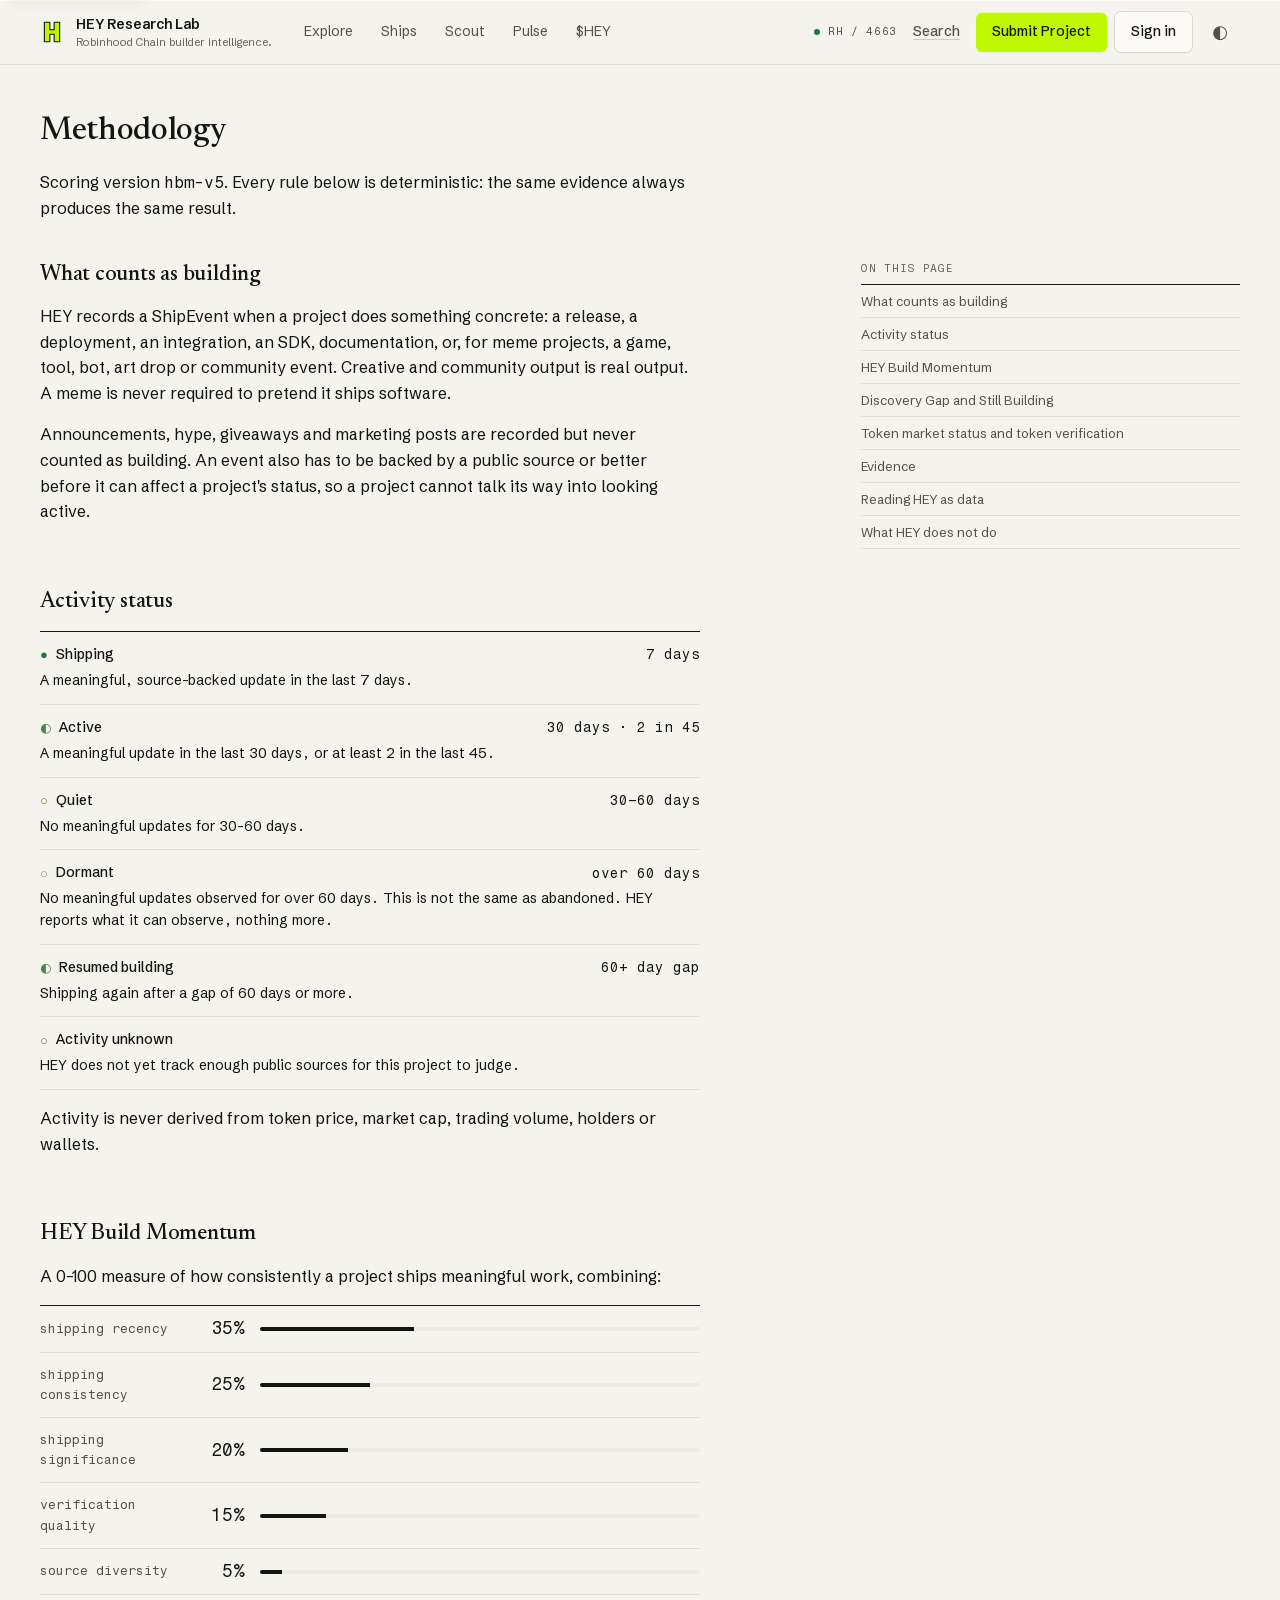
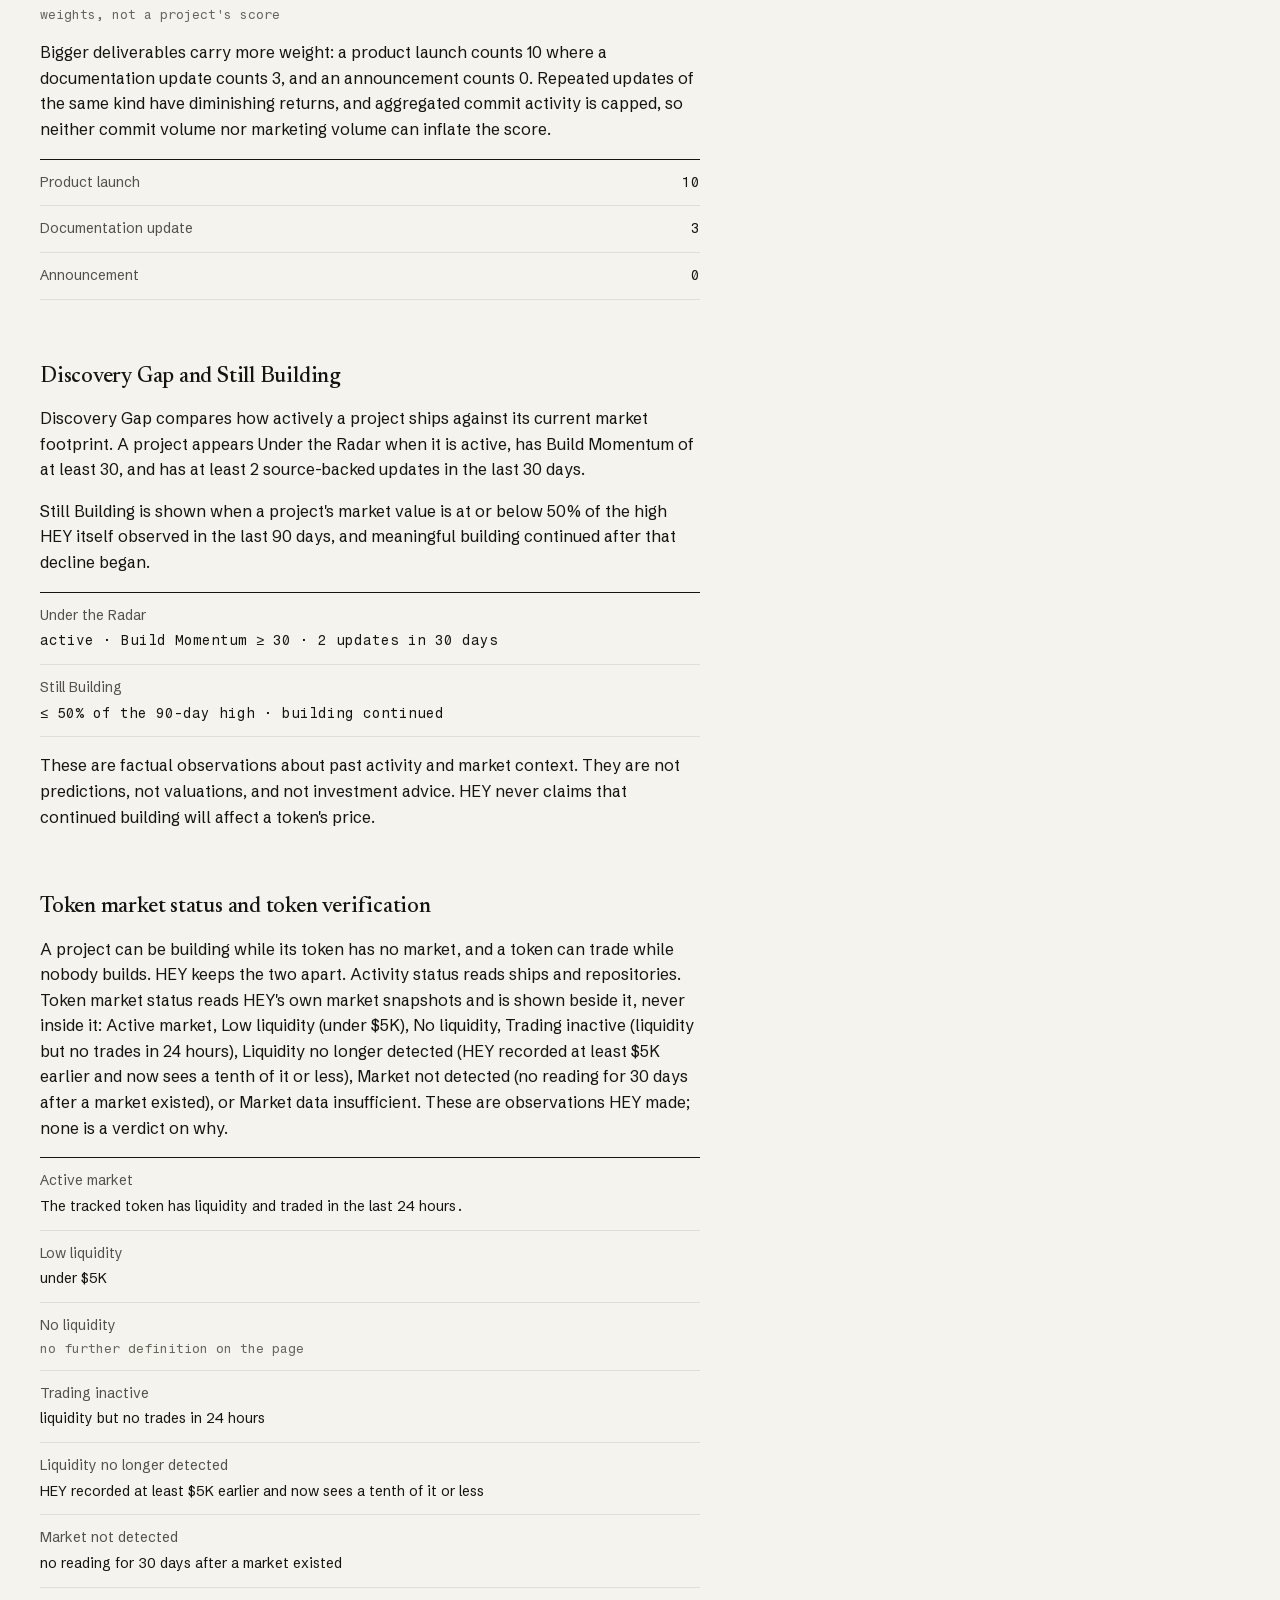
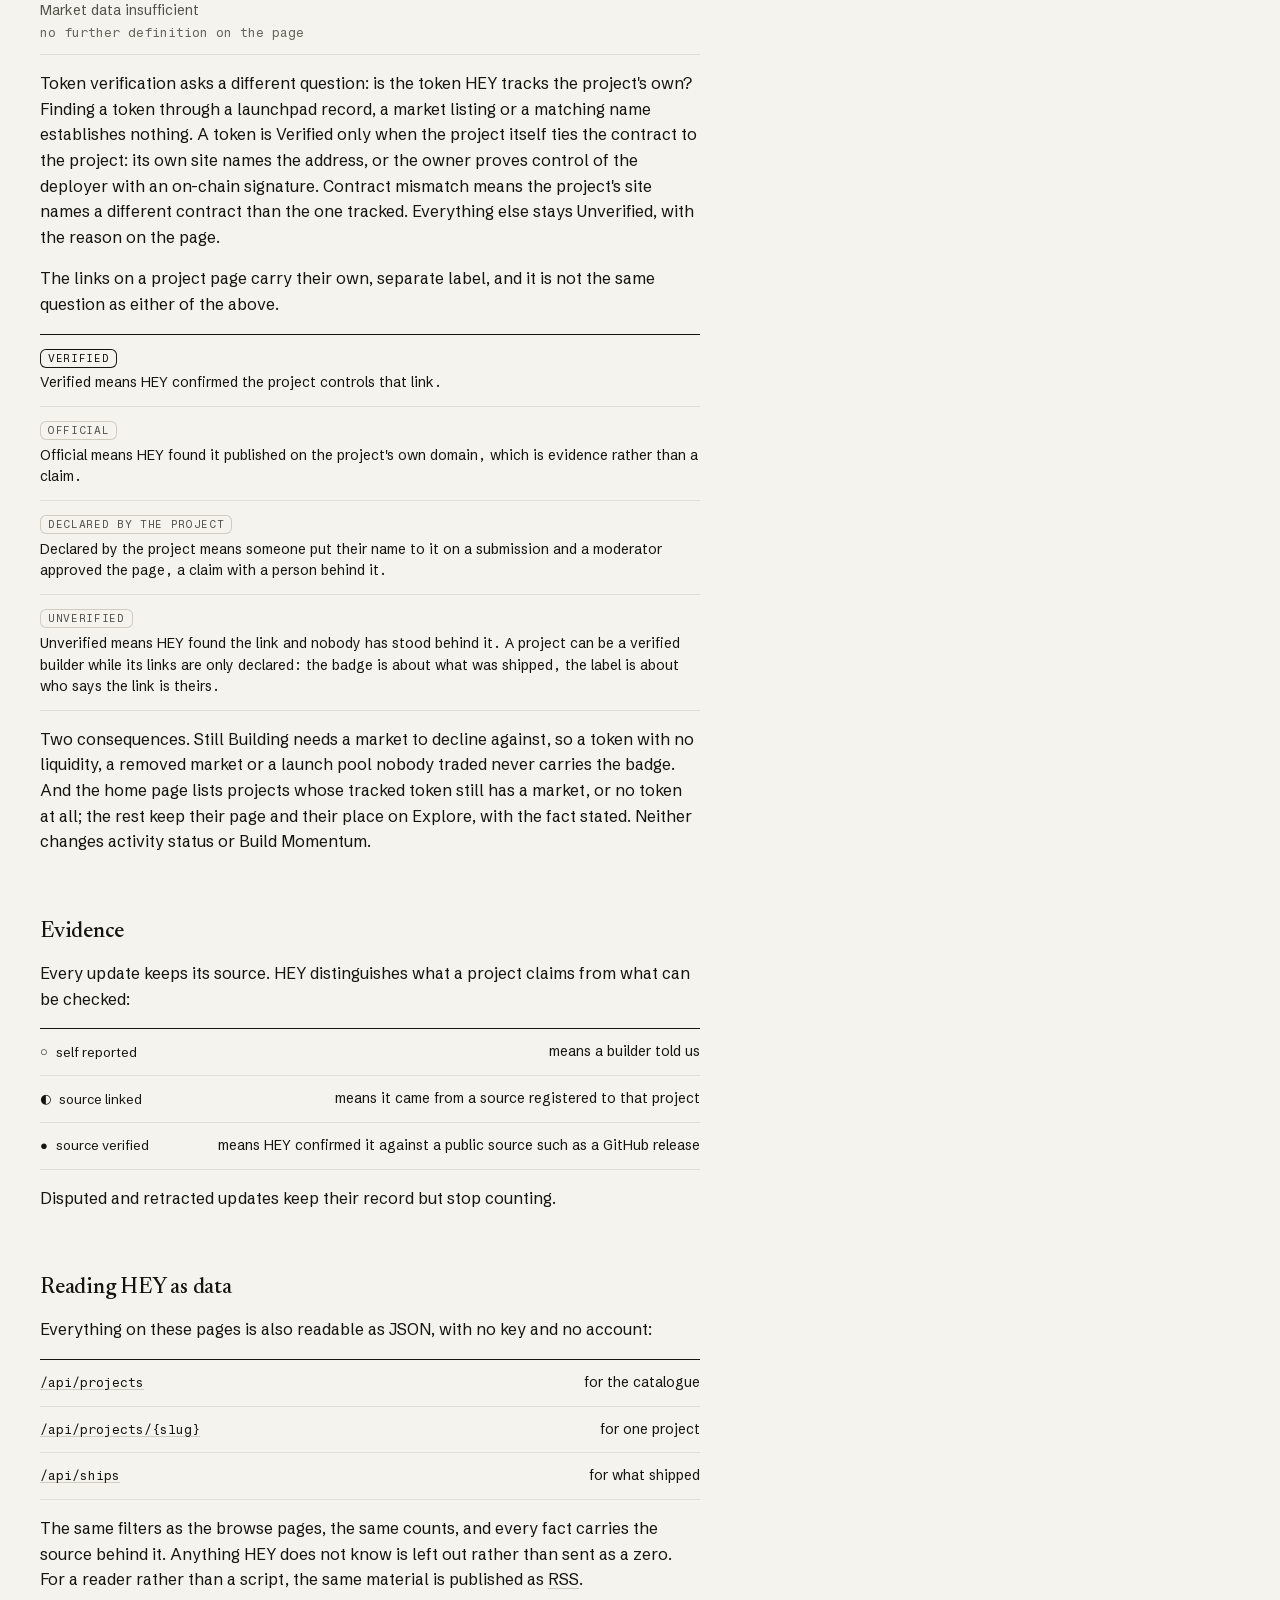
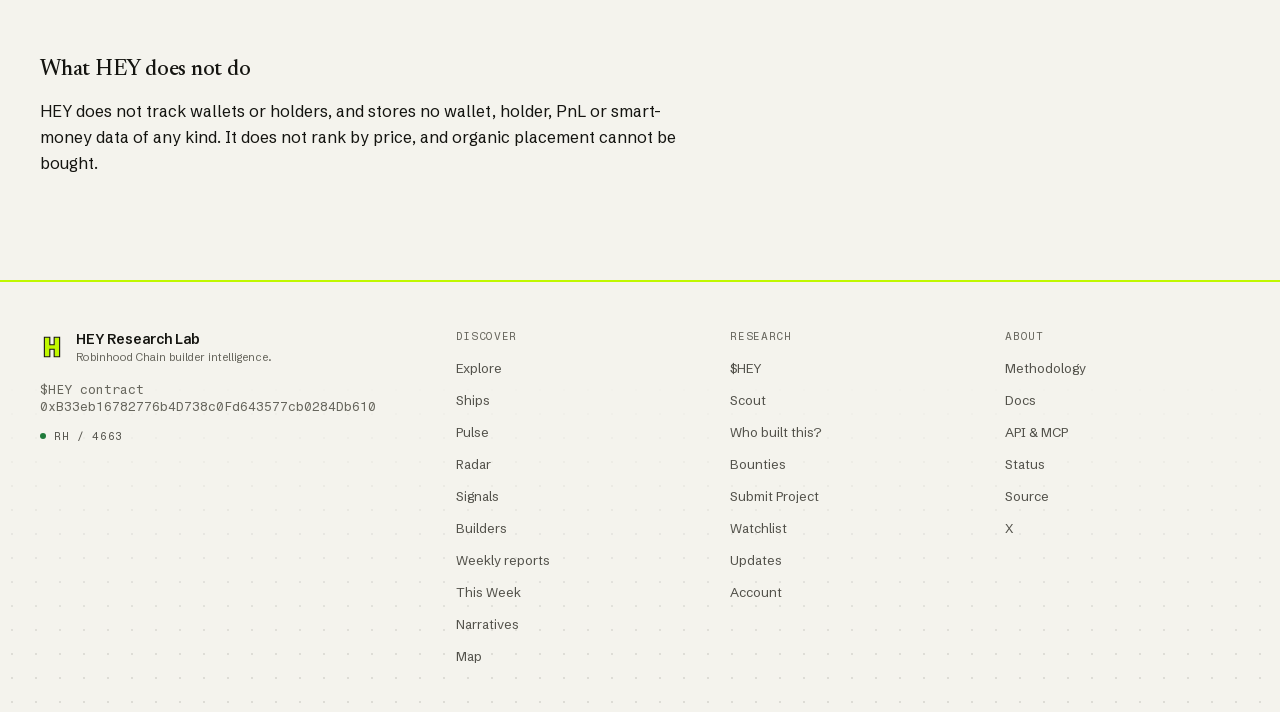
<file: site/methodology.html>
<!doctype html>
<html lang="en">
<head>
<meta charset="utf-8">
<meta name="viewport" content="width=device-width, initial-scale=1, viewport-fit=cover">
<title>Methodology · HEY Research Lab</title>
<script>
  /* Theme before first paint: same key ('hey-theme') as the toggle script at the end of the body; no attribute = follow the system. */
  (function () { try { var t = localStorage.getItem('hey-theme'); if (t === 'dark' || t === 'light') document.documentElement.setAttribute('data-theme', t); } catch (e) {} })();
</script>
<!-- The icon is HEY's own mark. -->
<link rel="icon" href="assets/icon.png" type="image/png">
<link rel="stylesheet" href="fonts.css">
<link rel="stylesheet" href="tokens.css">
<link rel="stylesheet" href="styles.css">
<style>
  /* Methodology, page-scoped: the title block, the sticky "On this page" list in the aside, anchor offsets under the
     sticky header, and a weight caption under the momentum parts. Reads tokens and styles.css derived values only. */
  .method-head { padding-block: var(--s-12) 0; }
  .method-head .prose { margin-top: var(--s-5); }
  .method-body.project-body { padding-top: var(--s-10); }
  .method-body .prose .kv, .method-body .prose .momentum-parts { font-size: var(--text-body); line-height: var(--lh-body); }
  .method-body .prose .kv__row dd.kv__text { text-align: left; }
  .method-body .prose .kv__row dt .status, .method-body .prose .kv__row dt .evidence { color: var(--text); }
  .momentum-caption { margin-top: var(--s-3); }
  .method-body [id] { scroll-margin-top: calc(var(--header-h) + var(--s-4)); }
  .toc { position: sticky; top: calc(var(--header-h) + var(--s-6)); }
  .toc .caption { display: block; margin-bottom: var(--s-2); }
  .toc ol { border-top: var(--rule-strong); }
  .toc li { border-bottom: var(--rule); }
  .toc a { display: flex; align-items: center; min-height: var(--s-8); padding-block: var(--s-1); color: var(--text-2); font-size: var(--text-sm); text-decoration: none; transition: var(--t-lift); }
  .toc a:focus-visible { box-shadow: var(--ring-shadow); border-radius: var(--radius-control); }
  @media (hover: hover) { .toc a:hover { color: var(--text); transform: translateX(2px); } }
  @media (max-width: 960px) {
    .toc { position: static; }
    .method-body .project-aside { order: -1; }
  }
</style>
</head>
<body>
<a class="skip-link" href="#main">Skip to content</a>

<header class="site-header">
  <div class="container site-header__inner">
    <a class="brand" href="index.html" aria-label="HEY Research Lab, home">
      <svg class="brand__mark" viewBox="0 0 22 22" aria-hidden="true"><path d="M4 2h5v7h4V2h5v18h-5v-7H9v7H4z" fill="var(--accent)" stroke="var(--ink)" stroke-width="1"/></svg>
      <span>HEY Research Lab<span class="brand__line">Robinhood Chain builder intelligence.</span></span>
    </a>
    <nav class="site-nav" aria-label="Primary">
      <a href="explore.html">Explore</a><a href="explore.html">Ships</a><a href="scan.html">Scout</a><a href="explore.html">Pulse</a><a href="hey.html">$HEY</a>
    </nav>
    <div class="site-header__actions">
      <span class="live"><i class="live__dot" aria-hidden="true"></i>RH / 4663</span>
      <a class="btn btn--ghost site-header__search" href="index.html#q">Search</a>
      <a class="btn btn--primary site-header__submit" href="submit.html" data-prototype="missing" title="Not part of this prototype">Submit Project</a>
      <a class="btn btn--secondary site-header__signin" href="account.html">Sign in</a>
      <button class="theme-toggle" type="button" aria-pressed="false" aria-label="Switch to dark theme" data-theme-toggle><span class="theme-toggle__glyph" aria-hidden="true">◐</span></button>
      <details class="site-menu">
        <summary class="btn btn--secondary">Menu</summary>
        <nav class="site-menu__panel" aria-label="Menu">
          <a href="explore.html">Explore</a><a href="explore.html">Ships</a><a href="scan.html">Scout</a><a href="explore.html">Pulse</a><a href="hey.html">$HEY</a>
          <a href="index.html#q">Search</a><a href="submit.html" data-prototype="missing" title="Not part of this prototype">Submit Project</a><a href="account.html">Sign in</a>
        </nav>
      </details>
    </div>
  </div>
</header>

<main id="main" class="container">
  <article aria-labelledby="method-h">
    <header class="method-head">
      <h1 class="h1" id="method-h">Methodology</h1>
      <div class="prose">
        <p>Scoring version <span class="mono">hbm-v5</span>. Every rule below is deterministic: the same evidence always produces the same result.</p>
      </div>
    </header>

    <div class="method-body project-body">
      <div class="project-main">
        <section class="prose" id="what-counts" aria-labelledby="what-counts-h">
          <h2 class="h2" id="what-counts-h">What counts as building</h2>
          <p>HEY records a ShipEvent when a project does something concrete: a release, a deployment, an integration, an SDK, documentation, or, for meme projects, a game, tool, bot, art drop or community event. Creative and community output is real output. A meme is never required to pretend it ships software.</p>
          <p>Announcements, hype, giveaways and marketing posts are recorded but never counted as building. An event also has to be backed by a public source or better before it can affect a project's status, so a project cannot talk its way into looking active.</p>
        </section>

        <section class="prose" id="activity-status" aria-labelledby="activity-status-h">
          <h2 class="h2" id="activity-status-h">Activity status</h2>
          <dl class="kv">
            <div class="kv__row"><dt><span class="status status--shipping"><span class="status__glyph" aria-hidden="true">●</span>Shipping</span></dt><dd>7 days</dd><dd class="kv__note kv__text">A meaningful, source-backed update in the last 7 days.</dd></div>
            <div class="kv__row"><dt><span class="status status--active"><span class="status__glyph" aria-hidden="true">◐</span>Active</span></dt><dd>30 days · 2 in 45</dd><dd class="kv__note kv__text">A meaningful update in the last 30 days, or at least 2 in the last 45.</dd></div>
            <div class="kv__row"><dt><span class="status status--quiet"><span class="status__glyph" aria-hidden="true">○</span>Quiet</span></dt><dd>30–60 days</dd><dd class="kv__note kv__text">No meaningful updates for 30–60 days.</dd></div>
            <div class="kv__row"><dt><span class="status status--dormant"><span class="status__glyph" aria-hidden="true">○</span>Dormant</span></dt><dd>over 60 days</dd><dd class="kv__note kv__text">No meaningful updates observed for over 60 days. This is not the same as abandoned. HEY reports what it can observe, nothing more.</dd></div>
            <div class="kv__row"><dt><span class="status status--resumed"><span class="status__glyph" aria-hidden="true">◐</span>Resumed building</span></dt><dd>60+ day gap</dd><dd class="kv__note kv__text">Shipping again after a gap of 60 days or more.</dd></div>
            <div class="kv__row"><dt><span class="status status--unknown"><span class="status__glyph" aria-hidden="true">○</span>Activity unknown</span></dt><dd class="kv__note kv__text">HEY does not yet track enough public sources for this project to judge.</dd></div>
          </dl>
          <p>Activity is never derived from token price, market cap, trading volume, holders or wallets.</p>
        </section>

        <section class="prose" id="build-momentum" aria-labelledby="build-momentum-h">
          <h2 class="h2" id="build-momentum-h">HEY Build Momentum</h2>
          <p>A 0–100 measure of how consistently a project ships meaningful work, combining:</p>
          <figure>
            <div class="momentum-parts" role="table" aria-label="Build Momentum weights">
              <div class="momentum-part" role="row"><span class="momentum-part__name" role="cell">shipping recency</span><span class="momentum-part__value cell-num" role="cell">35%</span><span class="momentum-part__bar" role="cell" aria-hidden="true"><i style="--v:35"></i></span></div>
              <div class="momentum-part" role="row"><span class="momentum-part__name" role="cell">shipping consistency</span><span class="momentum-part__value cell-num" role="cell">25%</span><span class="momentum-part__bar" role="cell" aria-hidden="true"><i style="--v:25"></i></span></div>
              <div class="momentum-part" role="row"><span class="momentum-part__name" role="cell">shipping significance</span><span class="momentum-part__value cell-num" role="cell">20%</span><span class="momentum-part__bar" role="cell" aria-hidden="true"><i style="--v:20"></i></span></div>
              <div class="momentum-part" role="row"><span class="momentum-part__name" role="cell">verification quality</span><span class="momentum-part__value cell-num" role="cell">15%</span><span class="momentum-part__bar" role="cell" aria-hidden="true"><i style="--v:15"></i></span></div>
              <div class="momentum-part" role="row"><span class="momentum-part__name" role="cell">source diversity</span><span class="momentum-part__value cell-num" role="cell">5%</span><span class="momentum-part__bar" role="cell" aria-hidden="true"><i style="--v:5"></i></span></div>
            </div>
            <figcaption class="source-line momentum-caption">weights, not a project's score</figcaption>
          </figure>
          <p>Bigger deliverables carry more weight: a product launch counts 10 where a documentation update counts 3, and an announcement counts 0. Repeated updates of the same kind have diminishing returns, and aggregated commit activity is capped, so neither commit volume nor marketing volume can inflate the score.</p>
          <dl class="kv" aria-label="Ship weights">
            <div class="kv__row"><dt>Product launch</dt><dd>10</dd></div>
            <div class="kv__row"><dt>Documentation update</dt><dd>3</dd></div>
            <div class="kv__row"><dt>Announcement</dt><dd>0</dd></div>
          </dl>
        </section>

        <section class="prose" id="discovery-gap" aria-labelledby="discovery-gap-h">
          <h2 class="h2" id="discovery-gap-h">Discovery Gap and Still Building</h2>
          <p>Discovery Gap compares how actively a project ships against its current market footprint. A project appears Under the Radar when it is active, has Build Momentum of at least 30, and has at least 2 source-backed updates in the last 30 days.</p>
          <p>Still Building is shown when a project's market value is at or below 50% of the high HEY itself observed in the last 90 days, and meaningful building continued after that decline began.</p>
          <dl class="kv" aria-label="Badge thresholds">
            <div class="kv__row"><dt>Under the Radar</dt><dd class="kv__note">active · Build Momentum ≥ 30 · 2 updates in 30 days</dd></div>
            <div class="kv__row"><dt>Still Building</dt><dd class="kv__note">≤ 50% of the 90-day high · building continued</dd></div>
          </dl>
          <p>These are factual observations about past activity and market context. They are not predictions, not valuations, and not investment advice. HEY never claims that continued building will affect a token's price.</p>
        </section>

        <section class="prose" id="token-market" aria-labelledby="token-market-h">
          <h2 class="h2" id="token-market-h">Token market status and token verification</h2>
          <p>A project can be building while its token has no market, and a token can trade while nobody builds. HEY keeps the two apart. Activity status reads ships and repositories. Token market status reads HEY's own market snapshots and is shown beside it, never inside it: Active market, Low liquidity (under $5K), No liquidity, Trading inactive (liquidity but no trades in 24 hours), Liquidity no longer detected (HEY recorded at least $5K earlier and now sees a tenth of it or less), Market not detected (no reading for 30 days after a market existed), or Market data insufficient. These are observations HEY made; none is a verdict on why.</p>
          <dl class="kv" aria-label="Token market states">
            <div class="kv__row"><dt>Active market</dt><dd class="kv__note kv__text">The tracked token has liquidity and traded in the last 24 hours.</dd></div>
            <div class="kv__row"><dt>Low liquidity</dt><dd class="kv__note kv__text">under $5K</dd></div>
            <div class="kv__row"><dt>No liquidity</dt><dd class="kv__note source-line">no further definition on the page</dd></div>
            <div class="kv__row"><dt>Trading inactive</dt><dd class="kv__note kv__text">liquidity but no trades in 24 hours</dd></div>
            <div class="kv__row"><dt>Liquidity no longer detected</dt><dd class="kv__note kv__text">HEY recorded at least $5K earlier and now sees a tenth of it or less</dd></div>
            <div class="kv__row"><dt>Market not detected</dt><dd class="kv__note kv__text">no reading for 30 days after a market existed</dd></div>
            <div class="kv__row"><dt>Market data insufficient</dt><dd class="kv__note source-line">no further definition on the page</dd></div>
          </dl>
          <p>Token verification asks a different question: is the token HEY tracks the project's own? Finding a token through a launchpad record, a market listing or a matching name establishes nothing. A token is Verified only when the project itself ties the contract to the project: its own site names the address, or the owner proves control of the deployer with an on-chain signature. Contract mismatch means the project's site names a different contract than the one tracked. Everything else stays Unverified, with the reason on the page.</p>
          <p>The links on a project page carry their own, separate label, and it is not the same question as either of the above.</p>
          <dl class="kv" aria-label="Link labels">
            <div class="kv__row"><dt><span class="link-label link-label--ink">Verified</span></dt><dd class="kv__note kv__text">Verified means HEY confirmed the project controls that link.</dd></div>
            <div class="kv__row"><dt><span class="link-label">Official</span></dt><dd class="kv__note kv__text">Official means HEY found it published on the project's own domain, which is evidence rather than a claim.</dd></div>
            <div class="kv__row"><dt><span class="link-label">Declared by the project</span></dt><dd class="kv__note kv__text">Declared by the project means someone put their name to it on a submission and a moderator approved the page, a claim with a person behind it.</dd></div>
            <div class="kv__row"><dt><span class="link-label">Unverified</span></dt><dd class="kv__note kv__text">Unverified means HEY found the link and nobody has stood behind it. A project can be a verified builder while its links are only declared: the badge is about what was shipped, the label is about who says the link is theirs.</dd></div>
          </dl>
          <p>Two consequences. Still Building needs a market to decline against, so a token with no liquidity, a removed market or a launch pool nobody traded never carries the badge. And the home page lists projects whose tracked token still has a market, or no token at all; the rest keep their page and their place on Explore, with the fact stated. Neither changes activity status or Build Momentum.</p>
        </section>

        <section class="prose" id="evidence" aria-labelledby="evidence-h">
          <h2 class="h2" id="evidence-h">Evidence</h2>
          <p>Every update keeps its source. HEY distinguishes what a project claims from what can be checked:</p>
          <dl class="kv" aria-label="Evidence grades">
            <div class="kv__row"><dt><span class="evidence"><span class="evidence__glyph" aria-hidden="true">○</span>self reported</span></dt><dd class="kv__text">means a builder told us</dd></div>
            <div class="kv__row"><dt><span class="evidence"><span class="evidence__glyph" aria-hidden="true">◐</span>source linked</span></dt><dd class="kv__text">means it came from a source registered to that project</dd></div>
            <div class="kv__row"><dt><span class="evidence"><span class="evidence__glyph" aria-hidden="true">●</span>source verified</span></dt><dd class="kv__text">means HEY confirmed it against a public source such as a GitHub release</dd></div>
          </dl>
          <p>Disputed and retracted updates keep their record but stop counting.</p>
        </section>

        <section class="prose" id="as-data" aria-labelledby="as-data-h">
          <h2 class="h2" id="as-data-h">Reading HEY as data</h2>
          <p>Everything on these pages is also readable as JSON, with no key and no account:</p>
          <dl class="kv" aria-label="Public API paths">
            <div class="kv__row"><dt><a href="api.html" data-prototype="missing" title="Not part of this prototype">/api/projects</a></dt><dd class="kv__text">for the catalogue</dd></div>
            <div class="kv__row"><dt><a href="api.html" data-prototype="missing" title="Not part of this prototype">/api/projects/{slug}</a></dt><dd class="kv__text">for one project</dd></div>
            <div class="kv__row"><dt><a href="api.html" data-prototype="missing" title="Not part of this prototype">/api/ships</a></dt><dd class="kv__text">for what shipped</dd></div>
          </dl>
          <p>The same filters as the browse pages, the same counts, and every fact carries the source behind it. Anything HEY does not know is left out rather than sent as a zero. For a reader rather than a script, the same material is published as <a href="api.html" data-prototype="missing" title="Not part of this prototype">RSS</a>.</p>
        </section>

        <section class="prose" id="does-not" aria-labelledby="does-not-h">
          <h2 class="h2" id="does-not-h">What HEY does not do</h2>
          <p>HEY does not track wallets or holders, and stores no wallet, holder, PnL or smart-money data of any kind. It does not rank by price, and organic placement cannot be bought.</p>
        </section>
      </div>

      <aside class="project-aside">
        <nav class="toc" aria-labelledby="toc-h">
          <h2 class="caption" id="toc-h">On this page</h2>
          <ol>
            <li><a href="#what-counts">What counts as building</a></li>
            <li><a href="#activity-status">Activity status</a></li>
            <li><a href="#build-momentum">HEY Build Momentum</a></li>
            <li><a href="#discovery-gap">Discovery Gap and Still Building</a></li>
            <li><a href="#token-market">Token market status and token verification</a></li>
            <li><a href="#evidence">Evidence</a></li>
            <li><a href="#as-data">Reading HEY as data</a></li>
            <li><a href="#does-not">What HEY does not do</a></li>
          </ol>
        </nav>
      </aside>
    </div>
  </article>
</main>

<footer class="site-footer ground-dots ground-dots--up">
  <div class="container site-footer__inner">
    <div class="site-footer__brand">
      <a class="brand" href="index.html" aria-label="HEY Research Lab, home">
        <svg class="brand__mark" viewBox="0 0 22 22" aria-hidden="true"><path d="M4 2h5v7h4V2h5v18h-5v-7H9v7H4z" fill="var(--accent)" stroke="var(--ink)" stroke-width="1"/></svg>
        <span>HEY Research Lab<span class="brand__line">Robinhood Chain builder intelligence.</span></span>
      </a>
      <p class="site-footer__contract source-line">$HEY contract<br>0xB33eb16782776b4D738c0Fd643577cb0284Db610</p>
      <p class="live live--static"><i class="live__dot" aria-hidden="true"></i>RH / 4663</p>
    </div>
    <div class="site-footer__group"><h2 class="caption">Discover</h2><ul><li><a href="explore.html">Explore</a></li><li><a href="explore.html">Ships</a></li><li><a href="explore.html">Pulse</a></li><li><a href="radar.html" data-prototype="missing" title="Not part of this prototype">Radar</a></li><li><a href="signals.html" data-prototype="missing" title="Not part of this prototype">Signals</a></li><li><a href="builders.html" data-prototype="missing" title="Not part of this prototype">Builders</a></li><li><a href="weekly.html" data-prototype="missing" title="Not part of this prototype">Weekly reports</a></li><li><a href="this-week.html" data-prototype="missing" title="Not part of this prototype">This Week</a></li><li><a href="narratives.html" data-prototype="missing" title="Not part of this prototype">Narratives</a></li><li><a href="map.html" data-prototype="missing" title="Not part of this prototype">Map</a></li></ul></div>
    <div class="site-footer__group"><h2 class="caption">Research</h2><ul><li><a href="hey.html">$HEY</a></li><li><a href="scan.html">Scout</a></li><li><a href="scan.html">Who built this?</a></li><li><a href="bounties.html" data-prototype="missing" title="Not part of this prototype">Bounties</a></li><li><a href="submit.html" data-prototype="missing" title="Not part of this prototype">Submit Project</a></li><li><a href="account.html">Watchlist</a></li><li><a href="updates.html" data-prototype="missing" title="Not part of this prototype">Updates</a></li><li><a href="account.html">Account</a></li></ul></div>
    <div class="site-footer__group"><h2 class="caption">About</h2><ul><li><a href="methodology.html">Methodology</a></li><li><a href="methodology.html">Docs</a></li><li><a href="methodology.html">API &amp; MCP</a></li><li><a href="status.html" data-prototype="missing" title="Not part of this prototype">Status</a></li><li><a href="source.html" data-prototype="missing" title="Not part of this prototype">Source</a></li><li><a href="https://x.com/HeyResearch">X</a></li></ul></div>
  </div>
</footer>

<script>
  /* Theme toggle: the only script on the page. Reads a stored choice in try/catch, sets data-theme on <html>,
     flips it on click. No attribute stored = follow the system (the tokens' media query). */
  (function () {
    var root = document.documentElement, btn = document.querySelector('[data-theme-toggle]'), stored = null;
    if (!btn) return;
    try { stored = localStorage.getItem('hey-theme'); } catch (e) { stored = null; }
    if (stored === 'dark' || stored === 'light') root.setAttribute('data-theme', stored);
    function isDark() {
      var t = root.getAttribute('data-theme');
      if (t) return t === 'dark';
      return !!(window.matchMedia && window.matchMedia('(prefers-color-scheme: dark)').matches);
    }
    function paint() {
      var d = isDark();
      btn.setAttribute('aria-pressed', d ? 'true' : 'false');
      btn.setAttribute('aria-label', d ? 'Switch to light theme' : 'Switch to dark theme');
    }
    btn.addEventListener('click', function () {
      var next = isDark() ? 'light' : 'dark';
      root.setAttribute('data-theme', next);
      try { localStorage.setItem('hey-theme', next); } catch (e) {}
      paint();
    });
    paint();
  })();
</script>
</body>
</html>
</file>
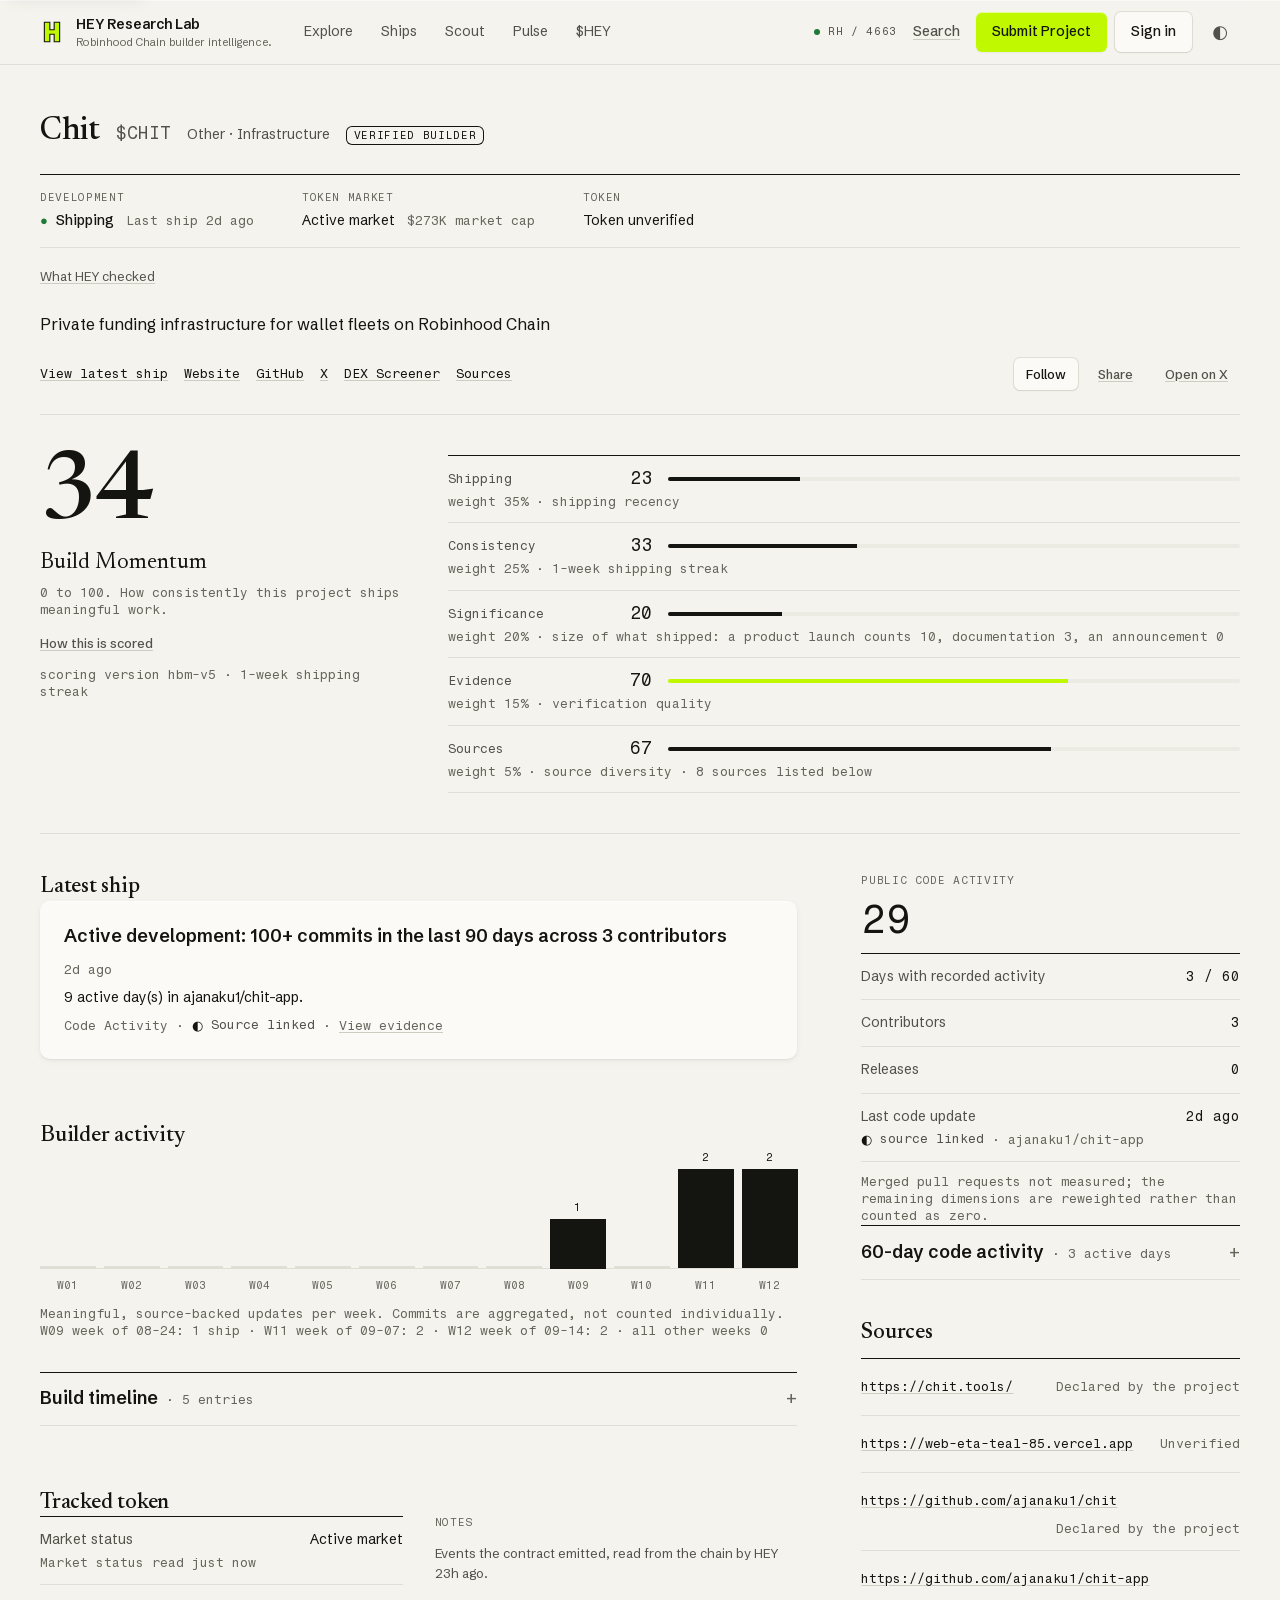
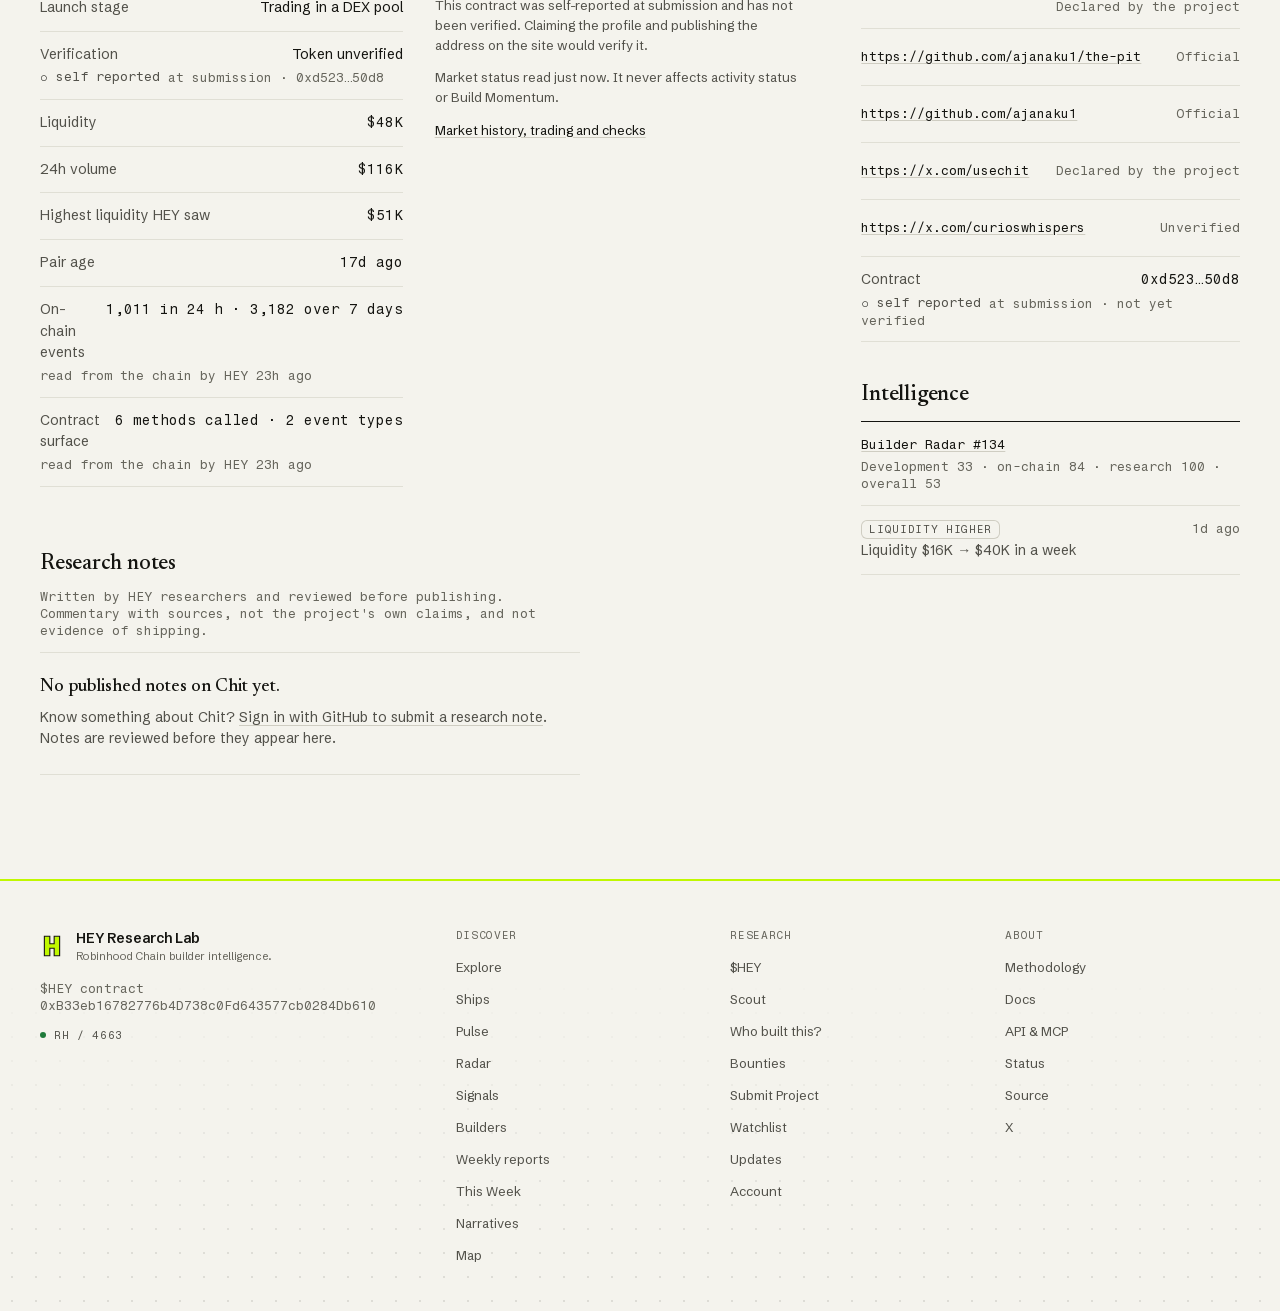
<file: site/project.html>
<!doctype html>
<html lang="en">
<head>
<meta charset="utf-8">
<meta name="viewport" content="width=device-width, initial-scale=1, viewport-fit=cover">
<title>Chit · HEY Research Lab</title>
<script>
  /* Theme before paint: apply a stored choice so the ground never flashes; the toggle script at the end of body owns the rest. */
  try { var t = localStorage.getItem('hey-theme'); if (t === 'dark' || t === 'light') document.documentElement.setAttribute('data-theme', t); } catch (e) {}
</script>
<!-- The icon is HEY's own mark. -->
<link rel="icon" href="assets/icon.png" type="image/png">
<link rel="stylesheet" href="fonts.css">
<link rel="stylesheet" href="tokens.css">
<link rel="stylesheet" href="styles.css">
</head>
<body>
<a class="skip-link" href="#main">Skip to content</a>

<header class="site-header">
  <div class="container site-header__inner">
    <a class="brand" href="index.html" aria-label="HEY Research Lab, home">
      <svg class="brand__mark" viewBox="0 0 22 22" aria-hidden="true"><path d="M4 2h5v7h4V2h5v18h-5v-7H9v7H4z" fill="var(--accent)" stroke="var(--ink)" stroke-width="1"/></svg>
      <span>HEY Research Lab<span class="brand__line">Robinhood Chain builder intelligence.</span></span>
    </a>
    <nav class="site-nav" aria-label="Primary">
      <a href="explore.html">Explore</a><a href="explore.html">Ships</a><a href="scan.html">Scout</a><a href="explore.html">Pulse</a><a href="hey.html">$HEY</a>
    </nav>
    <div class="site-header__actions">
      <span class="live"><i class="live__dot" aria-hidden="true"></i>RH / 4663</span>
      <a class="btn btn--ghost site-header__search" href="index.html#q">Search</a>
      <a class="btn btn--primary site-header__submit" href="submit.html" data-prototype="missing">Submit Project</a>
      <a class="btn btn--secondary site-header__signin" href="account.html">Sign in</a>
      <button class="theme-toggle" type="button" aria-pressed="false" aria-label="Switch to dark theme" data-theme-toggle><span class="theme-toggle__glyph" aria-hidden="true">◐</span></button>
      <details class="site-menu">
        <summary class="btn btn--secondary">Menu</summary>
        <nav class="site-menu__panel" aria-label="Menu">
          <a href="explore.html">Explore</a><a href="explore.html">Ships</a><a href="scan.html">Scout</a><a href="explore.html">Pulse</a><a href="hey.html">$HEY</a>
          <a href="index.html#q">Search</a><a href="submit.html" data-prototype="missing">Submit Project</a><a href="account.html">Sign in</a>
        </nav>
      </details>
    </div>
  </div>
</header>

<main id="main" class="container">
  <article aria-labelledby="project-h">
    <header class="project-head">
      <div class="project-head__title">
        <h1 class="h1" id="project-h">Chit</h1>
        <span class="project-head__ticker">$CHIT</span>
        <span class="project-head__type">Other · Infrastructure</span>
        <span class="link-label link-label--ink">Verified builder</span>
      </div>
      <dl class="facts">
        <div class="fact"><dt class="caption">Development</dt><dd class="fact__value"><span class="status status--shipping"><span class="status__glyph" aria-hidden="true">●</span>Shipping</span><span class="source-line">Last ship 2d ago</span></dd></div>
        <div class="fact"><dt class="caption">Token market</dt><dd class="fact__value"><span>Active market</span><span class="source-line">$273K market cap</span></dd></div>
        <div class="fact"><dt class="caption">Token</dt><dd class="fact__value"><span>Token unverified</span></dd></div>
      </dl>
      <details class="disclosure">
        <summary>What HEY checked</summary>
        <div class="disclosure__body">
          <p>Shipping. Shipped something meaningful in the last 7 days.</p>
          <p>Active market. The tracked token has liquidity and traded in the last 24 hours.</p>
          <p>Token unverified. HEY found this token through a launch record or a market listing. Nothing the project itself published ties the contract to the project yet.</p>
          <p>Market figures are context only and never change activity status.</p>
        </div>
      </details>
      <p class="project-head__line">Private funding infrastructure for wallet fleets on Robinhood Chain</p>
      <div class="project-links">
        <nav class="project-links__list" aria-label="Project links">
          <a href="#latest">View latest ship</a><a href="https://chit.tools/">Website</a><a href="https://github.com/ajanaku1/chit-app">GitHub</a><a href="https://x.com/usechit">X</a><a href="https://dexscreener.com/robinhood/0x84a4f18cfab0b389a63c4d8a56d08f021a6fd5efb0b0b3617cfbbd6706f09f41">DEX Screener</a><a href="#sources">Sources</a>
        </nav>
        <div class="project-links__actions">
          <button class="btn btn--secondary btn--sm" type="button">Follow</button>
          <button class="btn btn--ghost btn--sm" type="button">Share</button>
          <a class="btn btn--ghost btn--sm" href="https://x.com/usechit">Open on X</a>
        </div>
      </div>
    </header>

    <section class="momentum" aria-labelledby="momentum-h">
      <div class="momentum__lead">
        <h2 class="momentum__label" id="momentum-h">Build Momentum</h2>
        <p class="momentum-figure" aria-describedby="momentum-h">34</p>
        <p class="source-line">0 to 100. How consistently this project ships meaningful work.</p>
        <a class="btn btn--ghost btn--sm momentum__how" href="methodology.html">How this is scored</a>
        <p class="source-line">scoring version hbm-v5 · 1-week shipping streak</p>
      </div>
      <div class="momentum-parts" role="table" aria-label="Build Momentum parts">
        <div class="momentum-part" role="row"><span class="momentum-part__name" role="cell">Shipping</span><span class="momentum-part__value cell-num" role="cell">23</span><span class="momentum-part__bar" role="cell" aria-hidden="true"><i style="--v:23"></i></span><span class="momentum-part__weight source-line" role="cell">weight 35% · shipping recency</span></div>
        <div class="momentum-part" role="row"><span class="momentum-part__name" role="cell">Consistency</span><span class="momentum-part__value cell-num" role="cell">33</span><span class="momentum-part__bar" role="cell" aria-hidden="true"><i style="--v:33"></i></span><span class="momentum-part__weight source-line" role="cell">weight 25% · 1-week shipping streak</span></div>
        <div class="momentum-part" role="row"><span class="momentum-part__name" role="cell">Significance</span><span class="momentum-part__value cell-num" role="cell">20</span><span class="momentum-part__bar" role="cell" aria-hidden="true"><i style="--v:20"></i></span><span class="momentum-part__weight source-line" role="cell">weight 20% · size of what shipped: a product launch counts 10, documentation 3, an announcement 0</span></div>
        <div class="momentum-part" role="row"><span class="momentum-part__name" role="cell">Evidence</span><span class="momentum-part__value cell-num" role="cell">70</span><span class="momentum-part__bar momentum-part__bar--accent" role="cell" aria-hidden="true"><i style="--v:70"></i></span><span class="momentum-part__weight source-line" role="cell">weight 15% · verification quality</span></div>
        <div class="momentum-part" role="row"><span class="momentum-part__name" role="cell">Sources</span><span class="momentum-part__value cell-num" role="cell">67</span><span class="momentum-part__bar" role="cell" aria-hidden="true"><i style="--v:67"></i></span><span class="momentum-part__weight source-line" role="cell">weight 5% · source diversity · 8 sources listed below</span></div>
      </div>
    </section>

    <div class="project-body">
      <div class="project-main">
        <section id="latest" aria-labelledby="latest-h">
          <h2 class="h2" id="latest-h">Latest ship</h2>
          <article class="card">
            <div class="card__head"><h3 class="h3">Active development: 100+ commits in the last 90 days across 3 contributors</h3><span class="source-line">2d ago</span></div>
            <p>9 active day(s) in ajanaku1/chit-app.</p>
            <p class="source-line">Code Activity · <span class="evidence"><span class="evidence__glyph" aria-hidden="true">◐</span>Source linked</span> · <a href="https://github.com/ajanaku1/chit-app">View evidence</a></p>
          </article>
        </section>

        <section aria-labelledby="activity-h">
          <h2 class="h2" id="activity-h">Builder activity</h2>
          <figure class="bars-figure">
            <div class="bars" style="--w:2" role="img" aria-label="Ships per week, last 12 weeks: W09 1, W11 2, W12 2, all other weeks 0">
              <i class="bars__bar bars__bar--empty" style="--v:0"></i><i class="bars__bar bars__bar--empty" style="--v:0"></i><i class="bars__bar bars__bar--empty" style="--v:0"></i><i class="bars__bar bars__bar--empty" style="--v:0"></i>
              <i class="bars__bar bars__bar--empty" style="--v:0"></i><i class="bars__bar bars__bar--empty" style="--v:0"></i><i class="bars__bar bars__bar--empty" style="--v:0"></i><i class="bars__bar bars__bar--empty" style="--v:0"></i>
              <i class="bars__bar" style="--v:1"><b class="bars__count">1</b></i><i class="bars__bar bars__bar--empty" style="--v:0"></i><i class="bars__bar" style="--v:2"><b class="bars__count">2</b></i><i class="bars__bar" style="--v:2"><b class="bars__count">2</b></i>
            </div>
            <div class="bars__labels" aria-hidden="true"><span>W01</span><span>W02</span><span>W03</span><span>W04</span><span>W05</span><span>W06</span><span>W07</span><span>W08</span><span>W09</span><span>W10</span><span>W11</span><span>W12</span></div>
            <span class="bars__labels-fallback source-line" aria-hidden="true">W01 to W12</span>
            <figcaption class="source-line">Meaningful, source-backed updates per week. Commits are aggregated, not counted individually.</figcaption>
            <p class="source-line">W09 week of 08-24: 1 ship · W11 week of 09-07: 2 · W12 week of 09-14: 2 · all other weeks 0</p>
          </figure>
        </section>

        <section class="section--joined" aria-labelledby="timeline-h">
          <details class="disclosure disclosure--section">
            <summary><h2 class="h3" id="timeline-h">Build timeline<span class="disclosure__count source-line">· 5 entries</span></h2></summary>
            <ol class="timeline">
              <li class="timeline__item"><span class="timeline__when">2d ago</span><div><p class="timeline__title">Active development: 100+ commits in the last 90 days across 3 contributors</p><p class="timeline__source source-line">Code Activity · <span class="evidence"><span class="evidence__glyph" aria-hidden="true">◐</span>Source linked</span> · 9 active day(s) in ajanaku1/chit-app · <a href="https://github.com/ajanaku1/chit-app">View evidence</a></p></div></li>
              <li class="timeline__item"><span class="timeline__when">4d ago</span><div><p class="timeline__title">Active development: 4 commits in the last 90 days across 1 contributor</p><p class="timeline__source source-line">Code Activity · <span class="evidence"><span class="evidence__glyph" aria-hidden="true">◐</span>Source linked</span> · 4 active day(s) in ajanaku1/chit · <a href="https://github.com/ajanaku1/chit">View evidence</a></p></div></li>
              <li class="timeline__item"><span class="timeline__when">4d ago</span><div><p class="timeline__title">Active development: 4 commits in the last 90 days across 1 contributor</p><p class="timeline__source source-line">Code Activity · <span class="evidence"><span class="evidence__glyph" aria-hidden="true">◐</span>Source linked</span> · 4 active day(s) in ajanaku1/chit · <a href="https://github.com/ajanaku1/chit">View evidence</a></p></div></li>
              <li class="timeline__item"><span class="timeline__when">20d ago</span><div><p class="timeline__title">Active development: 3 commits across 1 contributor</p><p class="timeline__source source-line">Code Activity · <span class="evidence"><span class="evidence__glyph" aria-hidden="true">◐</span>Source linked</span> · 3 active day(s) in ajanaku1/chit · <a href="https://github.com/ajanaku1/chit">View evidence</a></p></div></li>
              <li class="timeline__item"><span class="timeline__when">3mo ago</span><div><p class="timeline__title">Active development: 9 commits across 1 contributor</p><p class="timeline__source source-line">Code Activity · <span class="evidence"><span class="evidence__glyph" aria-hidden="true">◐</span>Source linked</span> · 1 active day(s) in ajanaku1/the-pit · <a href="https://github.com/ajanaku1/the-pit">View evidence</a></p></div></li>
            </ol>
          </details>
        </section>

        <section aria-labelledby="token-h">
          <h2 class="h2 ledger__foot" id="token-h">Tracked token</h2>
          <div class="split">
            <dl class="kv">
              <div class="kv__row"><dt>Market status</dt><dd class="kv__text">Active market</dd><dd class="kv__note source-line">Market status read just now</dd></div>
              <div class="kv__row"><dt>Launch stage</dt><dd class="kv__text">Trading in a DEX pool</dd></div>
              <div class="kv__row"><dt>Verification</dt><dd class="kv__text">Token unverified</dd><dd class="kv__note source-line"><span class="evidence"><span class="evidence__glyph" aria-hidden="true">○</span>self reported</span> at submission · 0xd523…50d8</dd></div>
              <div class="kv__row"><dt>Liquidity</dt><dd>$48K</dd></div>
              <div class="kv__row"><dt>24h volume</dt><dd>$116K</dd></div>
              <div class="kv__row"><dt>Highest liquidity HEY saw</dt><dd>$51K</dd></div>
              <div class="kv__row"><dt>Pair age</dt><dd>17d ago</dd></div>
              <div class="kv__row"><dt>On-chain events</dt><dd>1,011 in 24 h · 3,182 over 7 days</dd><dd class="kv__note source-line">read from the chain by HEY 23h ago</dd></div>
              <div class="kv__row"><dt>Contract surface</dt><dd>6 methods called · 2 event types</dd><dd class="kv__note source-line">read from the chain by HEY 23h ago</dd></div>
            </dl>
            <div class="notes">
              <h3 class="caption">Notes</h3>
              <p>Events the contract emitted, read from the chain by HEY 23h ago.</p>
              <p>This contract was self-reported at submission and has not been verified. Claiming the profile and publishing the address on the site would verify it.</p>
              <p>Market status read just now. It never affects activity status or Build Momentum.</p>
              <p><a href="https://dexscreener.com/robinhood/0x84a4f18cfab0b389a63c4d8a56d08f021a6fd5efb0b0b3617cfbbd6706f09f41">Market history, trading and checks</a></p>
            </div>
          </div>
        </section>

        <section aria-labelledby="notes-h">
          <h2 class="h2" id="notes-h">Research notes</h2>
          <p class="source-line ledger__foot">Written by HEY researchers and reviewed before publishing. Commentary with sources, not the project's own claims, and not evidence of shipping.</p>
          <div class="empty ledger__foot">
            <h3 class="h3">No published notes on Chit yet.</h3>
            <p>Know something about Chit? <a href="account.html">Sign in with GitHub to submit a research note</a>. Notes are reviewed before they appear here.</p>
          </div>
        </section>
      </div>

      <aside class="project-aside" aria-label="Code activity, sources and intelligence">
        <section aria-labelledby="code-h">
          <h2 class="caption" id="code-h">Public code activity</h2>
          <span class="num-xl">29</span>
          <dl class="kv ledger__foot">
            <div class="kv__row"><dt>Days with recorded activity</dt><dd>3 / 60</dd></div>
            <div class="kv__row"><dt>Contributors</dt><dd>3</dd></div>
            <div class="kv__row"><dt>Releases</dt><dd>0</dd></div>
            <div class="kv__row"><dt>Last code update</dt><dd>2d ago</dd><dd class="kv__note source-line"><span class="evidence"><span class="evidence__glyph" aria-hidden="true">◐</span>source linked</span> · ajanaku1/chit-app</dd></div>
          </dl>
          <p class="source-line ledger__foot">Merged pull requests not measured; the remaining dimensions are reweighted rather than counted as zero.</p>
          <details class="disclosure disclosure--section">
            <summary>60-day code activity<span class="disclosure__count source-line">· 3 active days</span></summary>
          <figure>
            <div class="daygrid" role="img" aria-label="Last 60 days: activity on 08-27 (3 commits), 09-12 (4), 09-14 (100); all other days none">
              <i></i><i></i><i></i><i></i><i></i><i></i><i></i><i></i><i></i><i></i><i></i><i></i><i></i><i></i><i></i>
              <i></i><i></i><i></i><i></i><i></i><i></i><i></i><i></i><i></i><i></i><i></i><i></i><i></i><i></i><i></i>
              <i></i><i></i><i></i><i></i><i></i><i></i><i></i><i></i><i></i><i class="is-on" title="08-27 · 3 commits"></i><i></i><i></i><i></i><i></i><i></i>
              <i></i><i></i><i></i><i></i><i></i><i></i><i></i><i></i><i></i><i></i><i class="is-on" title="09-12 · 4 commits"></i><i></i><i class="is-on" title="09-14 · 100 commits"></i><i></i><i></i>
            </div>
            <figcaption class="source-line ledger__foot">08-27 · 3 commits · 09-12 · 4 · 09-14 · 100 · all other days none</figcaption>
            <p class="source-line">Observed development days. Commit volume is capped and never ranked.</p>
          </figure>
          </details>
        </section>

        <section id="sources" aria-labelledby="sources-h">
          <h2 class="h2" id="sources-h">Sources</h2>
          <dl class="kv kv--sources ledger__foot">
            <div class="kv__row"><dt><a href="https://chit.tools/">https://chit.tools/</a></dt><dd class="source-line">Declared by the project</dd></div>
            <div class="kv__row"><dt><a href="https://web-eta-teal-85.vercel.app">https://web-eta-teal-85.vercel.app</a></dt><dd class="source-line">Unverified</dd></div>
            <div class="kv__row"><dt><a href="https://github.com/ajanaku1/chit">https://github.com/ajanaku1/chit</a></dt><dd class="source-line">Declared by the project</dd></div>
            <div class="kv__row"><dt><a href="https://github.com/ajanaku1/chit-app">https://github.com/ajanaku1/chit-app</a></dt><dd class="source-line">Declared by the project</dd></div>
            <div class="kv__row"><dt><a href="https://github.com/ajanaku1/the-pit">https://github.com/ajanaku1/the-pit</a></dt><dd class="source-line">Official</dd></div>
            <div class="kv__row"><dt><a href="https://github.com/ajanaku1">https://github.com/ajanaku1</a></dt><dd class="source-line">Official</dd></div>
            <div class="kv__row"><dt><a href="https://x.com/usechit">https://x.com/usechit</a></dt><dd class="source-line">Declared by the project</dd></div>
            <div class="kv__row"><dt><a href="https://x.com/curioswhispers">https://x.com/curioswhispers</a></dt><dd class="source-line">Unverified</dd></div>
            <div class="kv__row"><dt>Contract</dt><dd>0xd523…50d8</dd><dd class="kv__note source-line"><span class="evidence"><span class="evidence__glyph" aria-hidden="true">○</span>self reported</span> at submission · not yet verified</dd></div>
          </dl>
        </section>

        <section aria-labelledby="intel-h">
          <h2 class="h2" id="intel-h">Intelligence</h2>
          <dl class="kv ledger__foot">
            <div class="kv__row"><dt><a href="radar.html" data-prototype="missing">Builder Radar #134</a></dt><dd class="kv__note source-line">Development 33 · on-chain 84 · research 100 · overall 53</dd></div>
            <div class="kv__row"><dt><span class="link-label">Liquidity higher</span><br>Liquidity $16K → $40K in a week</dt><dd class="source-line">1d ago</dd></div>
          </dl>
        </section>
      </aside>
    </div>
  </article>
</main>

<footer class="site-footer ground-dots ground-dots--up">
  <div class="container site-footer__inner">
    <div class="site-footer__brand">
      <a class="brand" href="index.html" aria-label="HEY Research Lab, home">
        <svg class="brand__mark" viewBox="0 0 22 22" aria-hidden="true"><path d="M4 2h5v7h4V2h5v18h-5v-7H9v7H4z" fill="var(--accent)" stroke="var(--ink)" stroke-width="1"/></svg>
        <span>HEY Research Lab<span class="brand__line">Robinhood Chain builder intelligence.</span></span>
      </a>
      <p class="site-footer__contract source-line">$HEY contract<br>0xB33eb16782776b4D738c0Fd643577cb0284Db610</p>
      <p class="live live--static"><i class="live__dot" aria-hidden="true"></i>RH / 4663</p>
    </div>
    <div class="site-footer__group"><h2 class="caption">Discover</h2><ul><li><a href="explore.html">Explore</a></li><li><a href="explore.html">Ships</a></li><li><a href="explore.html">Pulse</a></li><li><a href="radar.html" data-prototype="missing">Radar</a></li><li><a href="signals.html" data-prototype="missing">Signals</a></li><li><a href="builders.html" data-prototype="missing">Builders</a></li><li><a href="weekly.html" data-prototype="missing">Weekly reports</a></li><li><a href="this-week.html" data-prototype="missing">This Week</a></li><li><a href="narratives.html" data-prototype="missing">Narratives</a></li><li><a href="map.html" data-prototype="missing">Map</a></li></ul></div>
    <div class="site-footer__group"><h2 class="caption">Research</h2><ul><li><a href="hey.html">$HEY</a></li><li><a href="scan.html">Scout</a></li><li><a href="scan.html">Who built this?</a></li><li><a href="bounties.html" data-prototype="missing">Bounties</a></li><li><a href="submit.html" data-prototype="missing">Submit Project</a></li><li><a href="account.html">Watchlist</a></li><li><a href="updates.html" data-prototype="missing">Updates</a></li><li><a href="account.html">Account</a></li></ul></div>
    <div class="site-footer__group"><h2 class="caption">About</h2><ul><li><a href="methodology.html">Methodology</a></li><li><a href="methodology.html">Docs</a></li><li><a href="methodology.html">API &amp; MCP</a></li><li><a href="status.html" data-prototype="missing">Status</a></li><li><a href="source.html" data-prototype="missing">Source</a></li><li><a href="https://x.com/HeyResearch">X</a></li></ul></div>
  </div>
</footer>

<script>
  /* Theme toggle. The <head> script already applied a stored choice before paint; this one re-reads it, sets data-theme on <html>,
     flips it on click. No attribute stored = follow the system (the tokens' media query). */
  (function () {
    var root = document.documentElement, btn = document.querySelector('[data-theme-toggle]'), stored = null;
    if (!btn) return;
    try { stored = localStorage.getItem('hey-theme'); } catch (e) { stored = null; }
    if (stored === 'dark' || stored === 'light') root.setAttribute('data-theme', stored);
    function isDark() {
      var t = root.getAttribute('data-theme');
      if (t) return t === 'dark';
      return !!(window.matchMedia && window.matchMedia('(prefers-color-scheme: dark)').matches);
    }
    function paint() {
      var d = isDark();
      btn.setAttribute('aria-pressed', d ? 'true' : 'false');
      btn.setAttribute('aria-label', d ? 'Switch to light theme' : 'Switch to dark theme');
    }
    btn.addEventListener('click', function () {
      var next = isDark() ? 'light' : 'dark';
      root.setAttribute('data-theme', next);
      try { localStorage.setItem('hey-theme', next); } catch (e) {}
      paint();
    });
    paint();
  })();
</script>
</body>
</html>
</file>
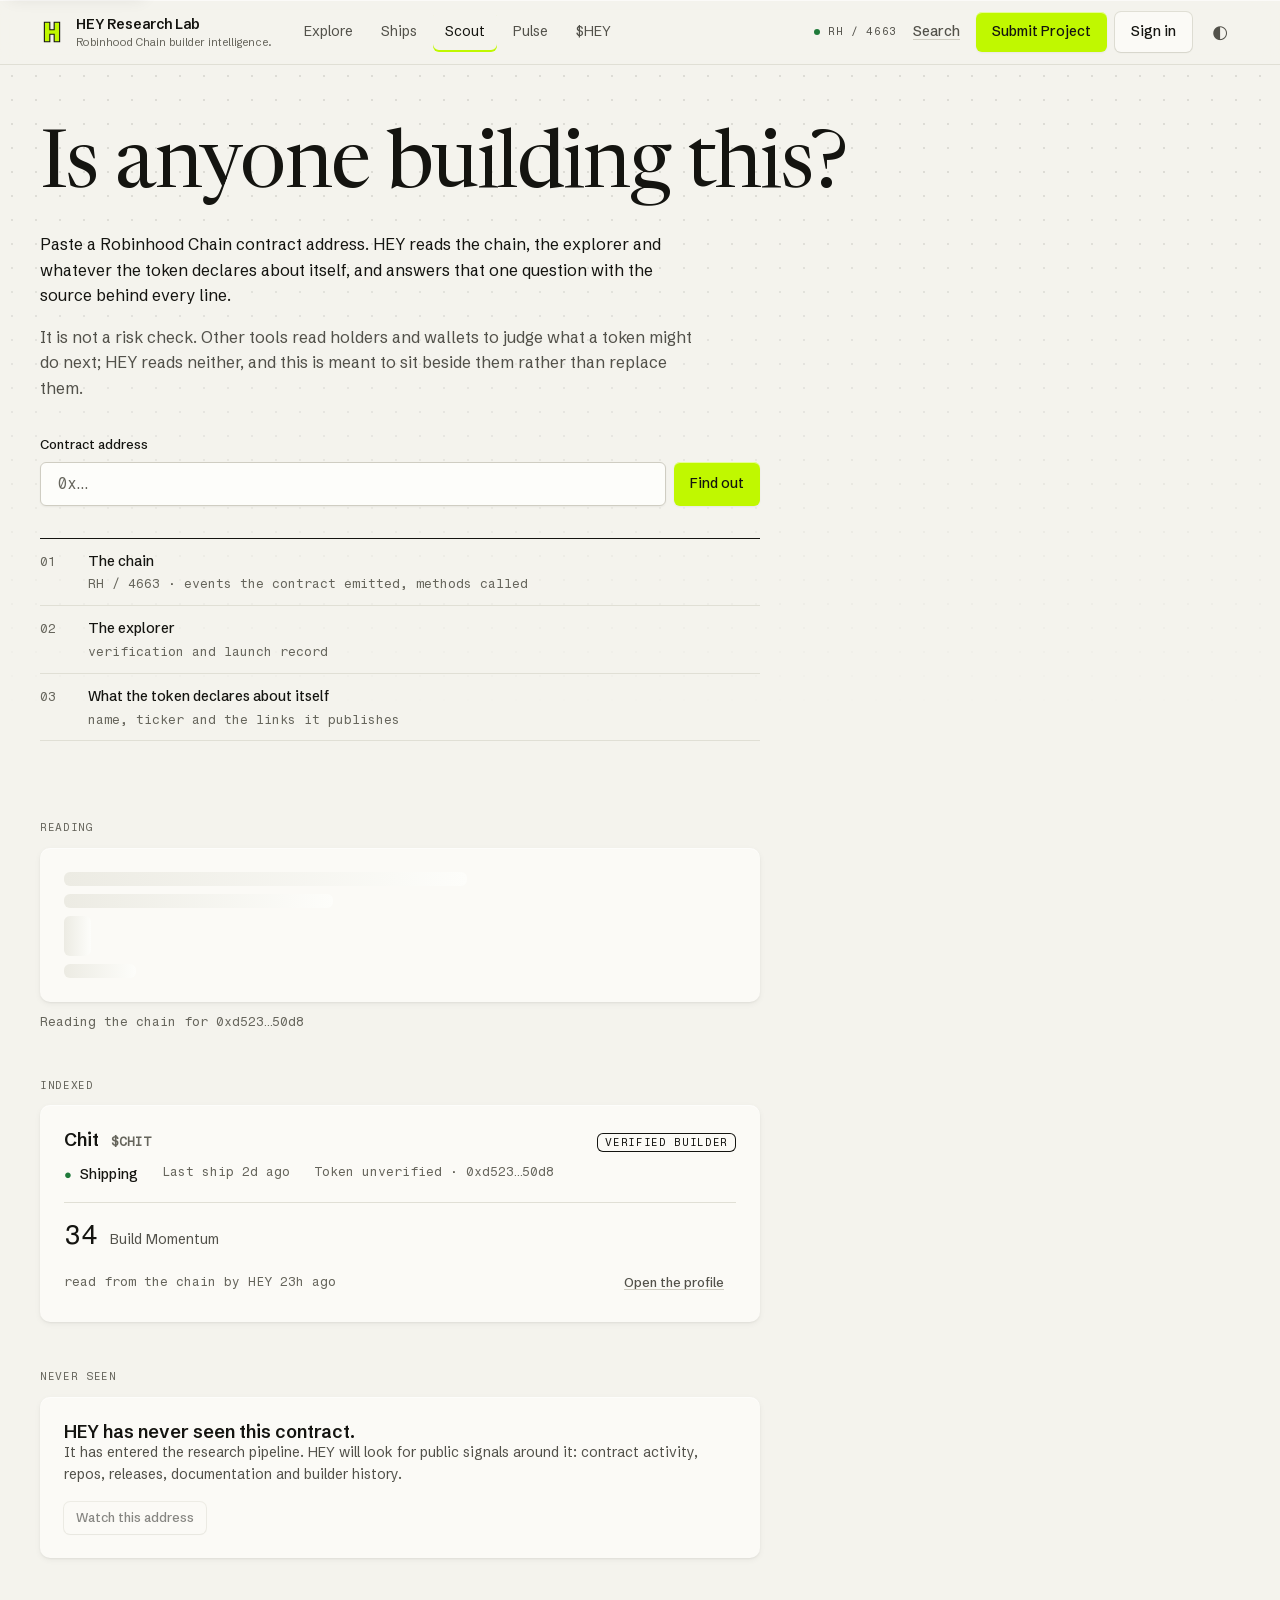
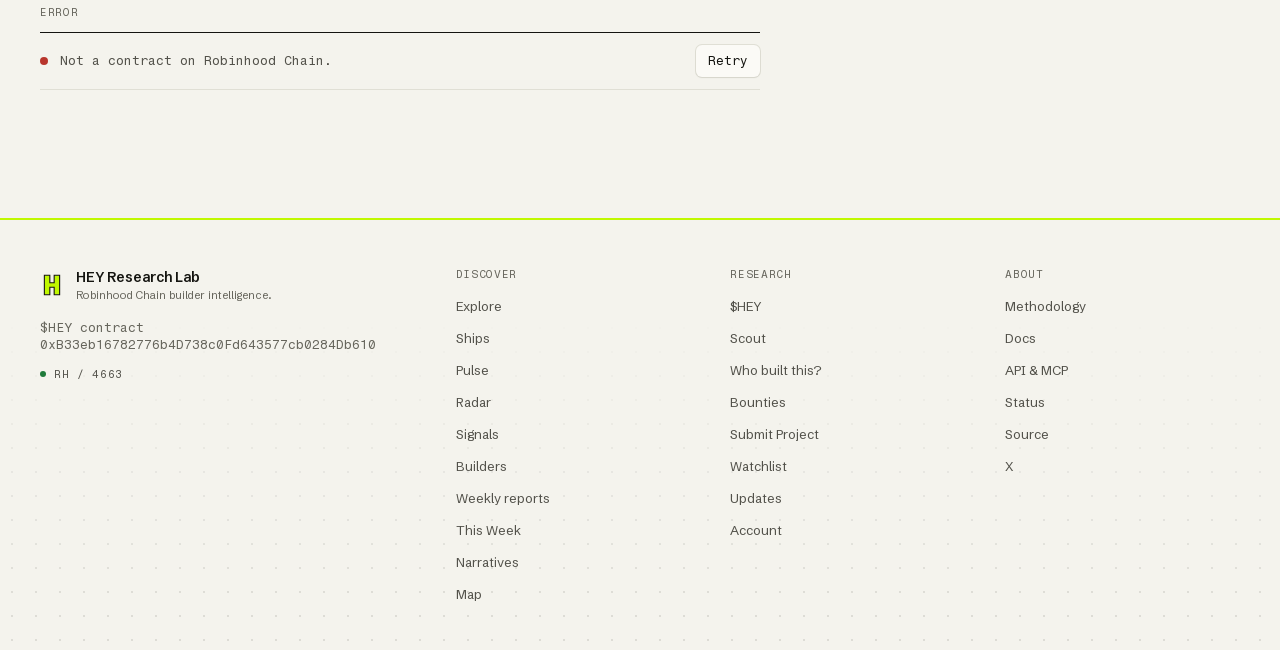
<file: site/scan.html>
<!doctype html>
<html lang="en">
<head>
<meta charset="utf-8">
<meta name="viewport" content="width=device-width, initial-scale=1, viewport-fit=cover">
<title>Who built this? · HEY Research Lab</title>
<script>
  /* Theme before first paint: same key ('hey-theme') as the toggle script at the end of the body; no attribute = follow the system. */
  (function () { try { var t = localStorage.getItem('hey-theme'); if (t === 'dark' || t === 'light') document.documentElement.setAttribute('data-theme', t); } catch (e) {} })();
</script>
<!-- The icon is HEY's own mark. -->
<link rel="icon" href="assets/icon.png" type="image/png">
<link rel="stylesheet" href="fonts.css">
<link rel="stylesheet" href="tokens.css">
<link rel="stylesheet" href="styles.css">
<style>
  /* Page-scoped layout only: tokens in, no colours or sizes of its own. */
  .scan-hero { padding-block: var(--s-16) var(--s-12); }
  .scan-hero .prose { margin-top: var(--s-6); }
  .scan-form { margin-top: var(--s-8); max-width: 720px; }
  .scan-form__row { display: flex; gap: var(--s-2); }
  .scan-form__row .input { flex: 1 1 auto; }
  .scan-form__row .btn { --btn-h: var(--input-h); flex: none; }
  .reads { max-width: 720px; margin-top: var(--s-8); border-top: var(--rule-strong); }
  .reads__row { display: grid; grid-template-columns: var(--s-8) minmax(0, 1fr); gap: var(--s-1) var(--s-4); padding-block: var(--s-3); border-bottom: var(--rule); align-items: baseline; }
  .reads__n { font-family: var(--font-mono); font-size: var(--text-sm); color: var(--text-3); }
  .reads__name { font-weight: 500; }
  .reads__row .source-line { grid-column: 2; }
  .states { max-width: 720px; margin-inline: 0; padding-block: var(--s-8) var(--s-12); }
  .state + .state { margin-top: var(--s-12); }
  .state > .caption { display: block; margin-bottom: var(--s-3); }
  .state > .source-line { margin-top: var(--s-3); }
  .answer__facts { display: flex; flex-wrap: wrap; gap: var(--s-2) var(--s-6); margin-top: var(--s-3); }
  .answer__momentum { display: flex; align-items: baseline; gap: var(--s-3); margin-top: var(--s-4); padding-top: var(--s-4); border-top: var(--rule); }
  .answer__foot { display: flex; flex-wrap: wrap; justify-content: space-between; align-items: center; gap: var(--s-3); margin-top: var(--s-4); }
  .card--skeleton { pointer-events: none; }
  @media (max-width: 720px) { .scan-form__row { flex-direction: column; } .scan-form__row .btn { width: 100%; } }
</style>
</head>
<body>
<a class="skip-link" href="#main">Skip to content</a>

<header class="site-header">
  <div class="container site-header__inner">
    <a class="brand" href="index.html" aria-label="HEY Research Lab, home">
      <svg class="brand__mark" viewBox="0 0 22 22" aria-hidden="true"><path d="M4 2h5v7h4V2h5v18h-5v-7H9v7H4z" fill="var(--accent)" stroke="var(--ink)" stroke-width="1"/></svg>
      <span>HEY Research Lab<span class="brand__line">Robinhood Chain builder intelligence.</span></span>
    </a>
    <nav class="site-nav" aria-label="Primary">
      <a href="explore.html">Explore</a><a href="explore.html">Ships</a><a href="scan.html" aria-current="page">Scout</a><a href="explore.html">Pulse</a><a href="hey.html">$HEY</a>
    </nav>
    <div class="site-header__actions">
      <span class="live"><i class="live__dot" aria-hidden="true"></i>RH / 4663</span>
      <a class="btn btn--ghost site-header__search" href="index.html#q">Search</a>
      <a class="btn btn--primary site-header__submit" href="submit.html" data-prototype="missing" title="Not part of this prototype">Submit Project</a>
      <a class="btn btn--secondary site-header__signin" href="account.html">Sign in</a>
      <button class="theme-toggle" type="button" aria-pressed="false" aria-label="Switch to dark theme" data-theme-toggle><span class="theme-toggle__glyph" aria-hidden="true">◐</span></button>
      <details class="site-menu">
        <summary class="btn btn--secondary">Menu</summary>
        <nav class="site-menu__panel" aria-label="Menu">
          <a href="explore.html">Explore</a><a href="explore.html">Ships</a><a href="scan.html">Scout</a><a href="explore.html">Pulse</a><a href="hey.html">$HEY</a>
          <a href="index.html#q">Search</a><a href="submit.html" data-prototype="missing" title="Not part of this prototype">Submit Project</a><a href="account.html">Sign in</a>
        </nav>
      </details>
    </div>
  </div>
</header>

<main id="main">
  <section class="scan-hero ground-dots" aria-labelledby="scan-h">
    <div class="container">
      <h1 class="display-lg" id="scan-h">Is anyone building this?</h1>
      <div class="prose">
        <p>Paste a Robinhood Chain contract address. HEY reads the chain, the explorer and whatever the token declares about itself, and answers that one question with the source behind every line.</p>
        <p class="text-2">It is not a risk check. Other tools read holders and wallets to judge what a token might do next; HEY reads neither, and this is meant to sit beside them rather than replace them.</p>
      </div>

      <form class="scan-form field" action="scan.html" method="get">
        <label class="field__label" for="address">Contract address</label>
        <div class="scan-form__row">
          <input class="input mono" id="address" name="address" type="text" placeholder="0x…" spellcheck="false" autocomplete="off" inputmode="text">
          <button class="btn btn--primary" type="submit">Find out</button>
        </div>
      </form>

      <section class="reads" aria-labelledby="reads-h">
        <h2 class="visually-hidden" id="reads-h">What HEY reads</h2>
        <div class="reads__row"><span class="reads__n" aria-hidden="true">01</span><span class="reads__name">The chain</span><span class="source-line">RH / 4663 · events the contract emitted, methods called</span></div>
        <div class="reads__row"><span class="reads__n" aria-hidden="true">02</span><span class="reads__name">The explorer</span><span class="source-line">verification and launch record</span></div>
        <div class="reads__row"><span class="reads__n" aria-hidden="true">03</span><span class="reads__name">What the token declares about itself</span><span class="source-line">name, ticker and the links it publishes</span></div>
      </section>
    </div>
  </section>

  <section class="container" aria-labelledby="states-h">
    <div class="states">
    <h2 class="visually-hidden" id="states-h">What the answer looks like</h2>

    <div class="state" aria-labelledby="state-reading">
      <h3 class="caption" id="state-reading">Reading</h3>
      <div class="card card--skeleton" aria-hidden="true">
        <span class="skeleton skeleton--line"></span>
        <span class="skeleton skeleton--line-sm"></span>
        <span class="skeleton skeleton--figure"></span>
        <span class="skeleton skeleton--label"></span>
      </div>
      <p class="source-line" role="status">Reading the chain for 0xd523…50d8</p>
    </div>

    <div class="state" aria-labelledby="state-indexed">
      <h3 class="caption" id="state-indexed">Indexed</h3>
      <article class="card">
        <div class="card__head"><h4 class="h3">Chit <span class="ledger__meta">$CHIT</span></h4><span class="link-label link-label--ink">Verified builder</span></div>
        <div class="answer__facts">
          <span class="status status--shipping"><span class="status__glyph" aria-hidden="true">●</span>Shipping</span>
          <span class="source-line">Last ship 2d ago</span>
          <span class="source-line">Token unverified · 0xd523…50d8</span>
        </div>
        <div class="answer__momentum">
          <span class="num-lg">34</span>
          <span class="text-2">Build Momentum</span>
        </div>
        <div class="answer__foot">
          <span class="source-line">read from the chain by HEY 23h ago</span>
          <a class="btn btn--ghost btn--sm" href="project.html">Open the profile</a>
        </div>
      </article>
    </div>

    <div class="state" aria-labelledby="state-new">
      <h3 class="caption" id="state-new">Never seen</h3>
      <article class="card">
        <h4 class="h3">HEY has never seen this contract.</h4>
        <p class="text-2">It has entered the research pipeline. HEY will look for public signals around it: contract activity, repos, releases, documentation and builder history.</p>
        <div class="answer__foot">
          <!-- Disabled: no watch page or backend exists in this prototype. -->
          <button class="btn btn--secondary btn--sm" type="button" disabled>Watch this address</button>
        </div>
      </article>
    </div>

    <div class="state" aria-labelledby="state-error">
      <h3 class="caption" id="state-error">Error</h3>
      <div class="error-line" role="alert">
        <i class="error-line__dot" aria-hidden="true"></i>
        <span>Not a contract on Robinhood Chain.</span>
        <button class="btn btn--secondary btn--sm" type="button">Retry</button>
      </div>
    </div>
    </div>
  </section>
</main>

<footer class="site-footer ground-dots ground-dots--up">
  <div class="container site-footer__inner">
    <div class="site-footer__brand">
      <a class="brand" href="index.html" aria-label="HEY Research Lab, home">
        <svg class="brand__mark" viewBox="0 0 22 22" aria-hidden="true"><path d="M4 2h5v7h4V2h5v18h-5v-7H9v7H4z" fill="var(--accent)" stroke="var(--ink)" stroke-width="1"/></svg>
        <span>HEY Research Lab<span class="brand__line">Robinhood Chain builder intelligence.</span></span>
      </a>
      <p class="site-footer__contract source-line">$HEY contract<br>0xB33eb16782776b4D738c0Fd643577cb0284Db610</p>
      <p class="live live--static"><i class="live__dot" aria-hidden="true"></i>RH / 4663</p>
    </div>
    <div class="site-footer__group"><h2 class="caption">Discover</h2><ul><li><a href="explore.html">Explore</a></li><li><a href="explore.html">Ships</a></li><li><a href="explore.html">Pulse</a></li><li><a href="radar.html" data-prototype="missing" title="Not part of this prototype">Radar</a></li><li><a href="signals.html" data-prototype="missing" title="Not part of this prototype">Signals</a></li><li><a href="builders.html" data-prototype="missing" title="Not part of this prototype">Builders</a></li><li><a href="weekly.html" data-prototype="missing" title="Not part of this prototype">Weekly reports</a></li><li><a href="this-week.html" data-prototype="missing" title="Not part of this prototype">This Week</a></li><li><a href="narratives.html" data-prototype="missing" title="Not part of this prototype">Narratives</a></li><li><a href="map.html" data-prototype="missing" title="Not part of this prototype">Map</a></li></ul></div>
    <div class="site-footer__group"><h2 class="caption">Research</h2><ul><li><a href="hey.html">$HEY</a></li><li><a href="scan.html">Scout</a></li><li><a href="scan.html">Who built this?</a></li><li><a href="bounties.html" data-prototype="missing" title="Not part of this prototype">Bounties</a></li><li><a href="submit.html" data-prototype="missing" title="Not part of this prototype">Submit Project</a></li><li><a href="account.html">Watchlist</a></li><li><a href="updates.html" data-prototype="missing" title="Not part of this prototype">Updates</a></li><li><a href="account.html">Account</a></li></ul></div>
    <div class="site-footer__group"><h2 class="caption">About</h2><ul><li><a href="methodology.html">Methodology</a></li><li><a href="methodology.html">Docs</a></li><li><a href="methodology.html">API &amp; MCP</a></li><li><a href="status.html" data-prototype="missing" title="Not part of this prototype">Status</a></li><li><a href="source.html" data-prototype="missing" title="Not part of this prototype">Source</a></li><li><a href="https://x.com/HeyResearch">X</a></li></ul></div>
  </div>
</footer>

<script>
  /* Theme toggle: the only script on the page. Reads a stored choice in try/catch, sets data-theme on <html>,
     flips it on click. No attribute stored = follow the system (the tokens' media query). */
  (function () {
    var root = document.documentElement, btn = document.querySelector('[data-theme-toggle]'), stored = null;
    if (!btn) return;
    try { stored = localStorage.getItem('hey-theme'); } catch (e) { stored = null; }
    if (stored === 'dark' || stored === 'light') root.setAttribute('data-theme', stored);
    function isDark() {
      var t = root.getAttribute('data-theme');
      if (t) return t === 'dark';
      return !!(window.matchMedia && window.matchMedia('(prefers-color-scheme: dark)').matches);
    }
    function paint() {
      var d = isDark();
      btn.setAttribute('aria-pressed', d ? 'true' : 'false');
      btn.setAttribute('aria-label', d ? 'Switch to light theme' : 'Switch to dark theme');
    }
    btn.addEventListener('click', function () {
      var next = isDark() ? 'light' : 'dark';
      root.setAttribute('data-theme', next);
      try { localStorage.setItem('hey-theme', next); } catch (e) {}
      paint();
    });
    paint();
  })();
</script>
</body>
</html>
</file>
<file: site/fonts.css>
/* Self-hosted, latin subset. One face per family and style: the Schibsted and Newsreader files are variable (wght axis),
   so a single declaration covers the range; Newsreader italic and Fragment Mono are single 400 faces. */
@font-face{font-family:'Schibsted Grotesk';font-style:normal;font-weight:400 700;font-display:swap;src:url('fonts/SchibstedGrotesk-var.woff2') format('woff2')}
@font-face{font-family:'Newsreader';font-style:normal;font-weight:400 600;font-display:swap;src:url('fonts/Newsreader-var.woff2') format('woff2')}
@font-face{font-family:'Newsreader';font-style:italic;font-weight:400;font-display:swap;src:url('fonts/Newsreader-italic.woff2') format('woff2')}
@font-face{font-family:'Fragment Mono';font-style:normal;font-weight:400;font-display:swap;src:url('fonts/FragmentMono.woff2') format('woff2')}
</file>
<file: site/tokens.css>
/* HEY Research Lab redesign: design tokens in three tiers (base scale, semantic meaning, component usage).
   The accent lime comes from HEY's own icon. */
:root {
  /* BASE: brand */
  --lime-500: #c0f800;   /* the mark */
  --lime-600: #a8dc00;
  --lime-700: #6f9a00;
  --lime-800: #4f6b00;   /* accent as TEXT on paper (5.6:1 on --paper) */
  --lime-900: #34470a;
  /* BASE: warm grays (oklch hue 85, chroma 0.006-0.01) */
  --g-0:   #fbfaf6;
  --g-50:  #f4f3ed;
  --g-100: #ecebe3;
  --g-200: #e0dfd5;
  --g-300: #cfcdc2;
  --g-400: #a9a89c;
  --g-500: #86857a;
  --g-600: #66655c;
  --g-700: #52514a;
  --g-800: #34342e;
  --g-900: #232320;
  --g-950: #141410;
  /* BASE: status hues (four steps). Never the only carrier of meaning. */
  --green-600: #1f7a3a; --green-400: #5bd37a;
  --amber-600: #8f5a10; --amber-400: #f0b950;
  --red-600:   #b8352c; --red-400:   #f07a70;

  /* SEMANTIC: colour, light (primary) */
  --paper:            var(--g-50);
  --bg:               var(--paper);
  --bg-elev-1:        var(--g-0);
  --bg-elev-2:        #fdfdfa;
  --bg-sunken:        var(--g-100);
  --ink:              var(--g-950);
  --text:             var(--ink);
  --text-2:           var(--g-700);
  --text-3:           var(--g-600);
  --hairline:         var(--g-200);
  --border:           var(--g-300);
  --accent:           var(--lime-500);
  --accent-hover:     var(--lime-600);
  --accent-text:      var(--lime-800);
  --accent-ink:       var(--ink);            /* text placed ON an accent fill */
  --accent-a55:       color-mix(in oklab, var(--lime-500) 55%, transparent);
  --accent-a32:       color-mix(in oklab, var(--lime-500) 32%, transparent);
  --accent-a12:       color-mix(in oklab, var(--lime-500) 12%, transparent);
  --accent-a6:        color-mix(in oklab, var(--lime-500) 6%, transparent);
  --ring:             var(--lime-700);
  --status-shipping:  var(--green-600);
  --status-active:    color-mix(in oklab, var(--green-600) 55%, var(--g-500));
  --status-quiet:     var(--amber-600);
  --status-dormant:   var(--g-500);
  --status-critical:  var(--red-600);
  --dot-ink:          color-mix(in oklab, var(--ink) 10%, transparent);   /* dotted grid texture */
  --shadow-color:     20 20 16;

  /* SEMANTIC: type */
  --font-display: "Newsreader", "Iowan Old Style", Baskerville, "Times New Roman", serif;
  --font-sans:    "Schibsted Grotesk", "Helvetica Neue", Arial, system-ui, sans-serif;
  --font-mono:    "Fragment Mono", ui-monospace, "SF Mono", Menlo, monospace;
  /* ladder, ratio 1.125 (dense UI), dashboard-rules ramp */
  --text-caption: 11px; --text-sm: 13px; --text-body: 14px; --text-read: 16px; --text-h3: 18px;
  --text-h2: 22px; --text-h1: 32px;
  --text-display: clamp(40px, 3.2vw + 24px, 64px);
  --text-display-lg: clamp(48px, 5vw + 16px, 88px);
  --num-md: 18px; --num-lg: 28px; --num-xl: 40px;
  --num-display: clamp(56px, 6vw + 16px, 112px);
  --lh-tight: 1.1; --lh-heading: 1.2; --lh-label: 1.3; --lh-body: 1.55; --lh-read: 1.6;
  --track-display: -0.02em; --track-heading: -0.01em; --track-caption: 0.06em;

  /* SEMANTIC: space (4px base) */
  --s-1: 4px; --s-2: 8px; --s-3: 12px; --s-4: 16px; --s-5: 20px; --s-6: 24px; --s-8: 32px;
  --s-10: 40px; --s-12: 48px; --s-16: 64px; --s-20: 80px; --s-24: 96px;

  /* SEMANTIC: radius by role */
  --radius-control: 6px; --radius-card: 10px; --radius-overlay: 14px; --radius-full: 9999px;

  /* SEMANTIC: elevation (soft ladder, downward, neutral) */
  --shadow-xs: 0 1px 2px rgb(var(--shadow-color) / 0.05);
  --shadow-sm: 0 1px 2px rgb(var(--shadow-color) / 0.05), 0 2px 6px rgb(var(--shadow-color) / 0.05);
  --shadow-md: 0 2px 4px rgb(var(--shadow-color) / 0.04), 0 8px 16px rgb(var(--shadow-color) / 0.07);
  --shadow-lg: 0 4px 8px rgb(var(--shadow-color) / 0.05), 0 16px 32px rgb(var(--shadow-color) / 0.10);
  --inset-top: inset 0 1px 0 rgb(255 255 255 / 0.6);

  /* SEMANTIC: motion */
  --d-instant: 100ms; --d-fast: 150ms; --d-base: 200ms; --d-slow: 300ms; --d-enter: 320ms; --d-chart: 600ms;
  --ease-out: cubic-bezier(0, 0, 0.2, 1);
  --ease-out-strong: cubic-bezier(0.22, 1, 0.36, 1);
  --ease-in: cubic-bezier(0.4, 0, 1, 1);
  --t-color: color var(--d-fast) var(--ease-out), background-color var(--d-fast) var(--ease-out), border-color var(--d-fast) var(--ease-out);
  --t-lift: transform var(--d-base) var(--ease-out-strong), box-shadow var(--d-base) var(--ease-out);

  /* SEMANTIC: z */
  --z-sticky: 40; --z-overlay: 50; --z-modal: 60;

  /* COMPONENT */
  --content-max: 1280px;
  --gutter: clamp(16px, 4vw, 40px);
  --header-h: 64px;
  --button-h: 40px; --button-radius: var(--radius-control); --button-px: var(--s-4);
  --input-h: 44px;  --input-font: var(--text-read);
  --card-pad: var(--s-6); --card-radius: var(--radius-card);
  --hit: 44px;
}

/* DARK: warm near-black elevation ramp, not an inversion. Shadows recalibrated, accent kept (lime reads 13:1 on #141410). */
:root[data-theme="dark"] {
  --bg:            var(--g-950);
  --bg-elev-1:     #1c1c17;
  --bg-elev-2:     #24241e;
  --bg-sunken:     #0f0f0c;
  --text:          #f0f0e8;
  --text-2:        #b5b5a8;
  --text-3:        #85857a;
  --hairline:      #2a2a24;
  --border:        #3d3d34;
  --accent-text:   var(--lime-500);
  --accent-a55:    color-mix(in oklab, var(--lime-500) 45%, transparent);
  --accent-a32:    color-mix(in oklab, var(--lime-500) 26%, transparent);
  --accent-a12:    color-mix(in oklab, var(--lime-500) 12%, transparent);
  --accent-a6:     color-mix(in oklab, var(--lime-500) 7%, transparent);
  --ring:          var(--lime-500);
  --status-shipping: var(--green-400);
  --status-active:   color-mix(in oklab, var(--green-400) 60%, var(--g-400));
  --status-quiet:    var(--amber-400);
  --status-dormant:  var(--g-400);
  --status-critical: var(--red-400);
  --dot-ink:       rgb(240 240 232 / 0.09);
  --shadow-color:  0 0 0;
  --shadow-xs: 0 1px 2px rgb(var(--shadow-color) / 0.35);
  --shadow-sm: 0 1px 2px rgb(var(--shadow-color) / 0.35), 0 2px 6px rgb(var(--shadow-color) / 0.35);
  --shadow-md: 0 2px 4px rgb(var(--shadow-color) / 0.35), 0 8px 16px rgb(var(--shadow-color) / 0.45);
  --shadow-lg: 0 4px 8px rgb(var(--shadow-color) / 0.4), 0 16px 32px rgb(var(--shadow-color) / 0.55);
  --inset-top: inset 0 1px 0 rgb(255 255 255 / 0.05);
}
@media (prefers-color-scheme: dark) {
  :root:not([data-theme="light"]) {
    --bg: var(--g-950); --bg-elev-1: #1c1c17; --bg-elev-2: #24241e; --bg-sunken: #0f0f0c;
    --text: #f0f0e8; --text-2: #b5b5a8; --text-3: #85857a; --hairline: #2a2a24; --border: #3d3d34;
    --accent-text: var(--lime-500);
    --accent-a55: color-mix(in oklab, var(--lime-500) 45%, transparent);
    --accent-a32: color-mix(in oklab, var(--lime-500) 26%, transparent);
    --accent-a12: color-mix(in oklab, var(--lime-500) 12%, transparent);
    --accent-a6:  color-mix(in oklab, var(--lime-500) 7%, transparent);
    --ring: var(--lime-500);
    --status-shipping: var(--green-400);
    --status-active: color-mix(in oklab, var(--green-400) 60%, var(--g-400));
    --status-quiet: var(--amber-400); --status-dormant: var(--g-400); --status-critical: var(--red-400);
    --dot-ink: rgb(240 240 232 / 0.09);
    --shadow-color: 0 0 0;
    --shadow-xs: 0 1px 2px rgb(var(--shadow-color) / 0.35);
    --shadow-sm: 0 1px 2px rgb(var(--shadow-color) / 0.35), 0 2px 6px rgb(var(--shadow-color) / 0.35);
    --shadow-md: 0 2px 4px rgb(var(--shadow-color) / 0.35), 0 8px 16px rgb(var(--shadow-color) / 0.45);
    --shadow-lg: 0 4px 8px rgb(var(--shadow-color) / 0.4), 0 16px 32px rgb(var(--shadow-color) / 0.55);
    --inset-top: inset 0 1px 0 rgb(255 255 255 / 0.05);
  }
}

/* BASELINE BEHAVIOUR */
:focus-visible { outline: none; box-shadow: 0 0 0 2px var(--bg), 0 0 0 4px var(--ring); }
.num, [data-num] { font-family: var(--font-mono); font-variant-numeric: tabular-nums; font-feature-settings: "tnum"; }
@media (prefers-reduced-motion: reduce) {
  *, *::before, *::after { animation-duration: 0.01ms !important; animation-iteration-count: 1 !important; transition-duration: 0.01ms !important; scroll-behavior: auto !important; }
}
</file>
<file: site/styles.css>
/* HEY Research Lab redesign: shared components for every page.
   Reads tokens.css only: no raw hex, radius or duration. Spacing via --s-*, type via --text-x / --num-x. */

/* ---- derived values (composed from tokens, no new colours) ---- */
:root {
  --ring-shadow: 0 0 0 2px var(--bg), 0 0 0 4px var(--ring);
  --rule-strong: 1px solid var(--text);
  --rule: 1px solid var(--hairline);
}

/* ---- base: reset, paper ground, antialiased sans at body size ---- */
*, *::before, *::after { box-sizing: border-box; }
html { color-scheme: light dark; -webkit-text-size-adjust: 100%; }
:root[data-theme="light"] { color-scheme: light; }
:root[data-theme="dark"] { color-scheme: dark; }
body { margin: 0; min-height: 100dvh; background: var(--bg); color: var(--text); font-family: var(--font-sans); font-size: var(--text-body); line-height: var(--lh-body);
  -webkit-font-smoothing: antialiased; -moz-osx-font-smoothing: grayscale; -webkit-tap-highlight-color: transparent; overflow-x: clip; }
h1, h2, h3, h4, p, ul, ol, dl, dd, figure, blockquote { margin: 0; }
h1, h2, h3, h4 { font-weight: inherit; }
ul, ol { padding: 0; list-style: none; }
a { color: inherit; text-decoration-thickness: 1px; text-underline-offset: 0.18em; text-decoration-color: var(--border); }
button { font: inherit; color: inherit; background: none; border: 0; padding: 0; cursor: pointer; }
input, select, textarea { font: inherit; color: inherit; }
img, svg { display: block; max-width: 100%; }
strong { font-weight: 600; }
summary { cursor: pointer; }
.visually-hidden { position: absolute; width: 1px; height: 1px; overflow: hidden; clip: rect(0 0 0 0); white-space: nowrap; }

/* ---- skip link: first in DOM, visible only on focus ---- */
.skip-link { position: fixed; top: var(--s-2); left: var(--s-2); z-index: var(--z-modal); padding: var(--s-2) var(--s-4); background: var(--bg-elev-2); color: var(--text);
  border-radius: var(--radius-control); box-shadow: var(--shadow-md), var(--inset-top); transform: translateY(calc(-100% - var(--s-4))); }
.skip-link:focus-visible { transform: none; box-shadow: var(--ring-shadow), var(--shadow-md), var(--inset-top); }

/* ---- layout: content column and reading column ---- */
.container { width: 100%; max-width: var(--content-max); margin-inline: auto; padding-inline: var(--gutter); }
.prose { max-width: 66ch; font-size: var(--text-read); line-height: var(--lh-read); }
.prose > * + * { margin-top: var(--s-4); }
.section { padding-block: var(--s-10); }
.section--tight { padding-block: var(--s-6); }
.section__head { display: flex; justify-content: space-between; align-items: baseline; gap: var(--s-4); margin-bottom: var(--s-4); flex-wrap: wrap; }
.text-2 { color: var(--text-2); }
.text-3 { color: var(--text-3); }

/* ---- dotted-grid ground: 24px tile of 1px dots at --dot-ink, fading out where content starts ---- */
.ground-dots { position: relative; isolation: isolate; }
.ground-dots::before { content: ""; position: absolute; inset: 0; z-index: -1; pointer-events: none;
  background-image: radial-gradient(var(--dot-ink) 1px, transparent 1.5px); background-size: 24px 24px;
  -webkit-mask-image: linear-gradient(to bottom, black 15%, transparent 92%); mask-image: linear-gradient(to bottom, black 15%, transparent 92%); }
.ground-dots--up::before { -webkit-mask-image: linear-gradient(to top, black 10%, transparent 80%); mask-image: linear-gradient(to top, black 10%, transparent 80%); }

/* ---- type ladder: serif display, sans headings, mono captions and numbers ---- */
.display-lg { font-family: var(--font-display); font-weight: 400; font-size: var(--text-display-lg); line-height: 1.0; letter-spacing: var(--track-display); text-wrap: balance; }
.display-lg em, .display em { font-style: italic; font-weight: 400; }
.display { font-family: var(--font-display); font-weight: 400; font-size: var(--text-display); line-height: var(--lh-tight); letter-spacing: var(--track-display); text-wrap: balance; }
.h1 { font-family: var(--font-display); font-weight: 500; font-size: var(--text-h1); line-height: var(--lh-heading); letter-spacing: var(--track-heading); }
.h2 { font-family: var(--font-display); font-weight: 500; font-size: var(--text-h2); line-height: var(--lh-heading); letter-spacing: var(--track-heading); }
.h3 { font-family: var(--font-sans); font-weight: 600; font-size: var(--text-h3); line-height: var(--lh-heading); }
.caption { font-family: var(--font-mono); font-weight: 400; font-size: var(--text-caption); letter-spacing: var(--track-caption); text-transform: uppercase; line-height: var(--lh-label); color: var(--text-3); }
.num-xl, .num-lg, .num-md, .num-display { font-family: var(--font-mono); font-variant-numeric: tabular-nums; font-feature-settings: "tnum"; line-height: var(--lh-tight); }
.num-xl { font-size: var(--num-xl); letter-spacing: var(--track-heading); }
.num-lg { font-size: var(--num-lg); }
.num-md { font-size: var(--num-md); line-height: var(--lh-heading); }
.num-display { font-size: var(--num-display); line-height: 1; letter-spacing: var(--track-display); }
.source-line { font-family: var(--font-mono); font-size: var(--text-sm); line-height: var(--lh-label); color: var(--text-3); font-variant-numeric: tabular-nums; }
.source-line a { text-decoration-color: var(--hairline); }
.cell-num { font-family: var(--font-mono); font-variant-numeric: tabular-nums; font-feature-settings: "tnum"; text-align: right; }
.mono { font-family: var(--font-mono); font-variant-numeric: tabular-nums; }
.placeholder { font-family: var(--font-mono); font-size: var(--text-caption); color: var(--accent-text); border: 1px dashed var(--border); border-radius: var(--radius-control); padding: calc(var(--s-1) / 2) var(--s-2); white-space: nowrap; }

/* ---- buttons: primary accent fill, secondary elev-1, ghost underlined; 44px hit area via ::after ---- */
.btn { --btn-h: var(--button-h); position: relative; display: inline-flex; align-items: center; justify-content: center; gap: var(--s-2); min-height: var(--btn-h);
  padding-inline: var(--button-px); border-radius: var(--button-radius); font-weight: 500; white-space: nowrap; text-decoration: none; transition: var(--t-lift); }
.btn::after { content: ""; position: absolute; inset: calc((var(--btn-h) - var(--hit)) / 2) 0; }
.btn--primary { background: var(--accent); color: var(--accent-ink); box-shadow: var(--shadow-xs), var(--inset-top); }
.btn--secondary { background: var(--bg-elev-1); color: var(--text); box-shadow: var(--shadow-xs), 0 0 0 1px var(--hairline); }
.btn--ghost { padding-inline: var(--s-2); color: var(--text-2); text-decoration: underline; text-underline-offset: 0.18em; text-decoration-color: var(--border); }
.btn--sm { --btn-h: var(--s-8); font-size: var(--text-sm); padding-inline: var(--s-3); }
.btn:active { transform: scale(0.97); transition-duration: var(--d-fast); }
.btn:disabled, .btn[aria-disabled="true"] { opacity: 0.5; cursor: not-allowed; }
.btn:focus-visible { box-shadow: var(--ring-shadow); }

/* ---- input: 44px, 16px type, elev-2 surface, ring on focus; .field wraps a label and an input ---- */
.input { display: block; width: 100%; min-width: 0; height: var(--input-h); font-size: var(--input-font); padding-inline: var(--s-4); border-radius: var(--radius-control);
  border: 1px solid var(--border); background: var(--bg-elev-2); color: var(--text); box-shadow: var(--shadow-xs); -webkit-appearance: none; appearance: none; }
.input::placeholder { color: var(--text-3); }
.input:focus-visible { border-color: var(--ring); box-shadow: var(--ring-shadow); }
.field { display: grid; gap: var(--s-2); }
.field__label { font-weight: 500; font-size: var(--text-sm); }
.search-form { display: flex; gap: var(--s-2); width: 100%; max-width: 720px; }
.search-form .input { flex: 1 1 auto; }
.search-form .btn { --btn-h: var(--input-h); flex: none; }

/* ---- chips: filter buttons; pressed = ink fill, paper text ---- */
.chip { --btn-h: var(--s-8); position: relative; display: inline-flex; align-items: center; min-height: var(--btn-h); padding-inline: var(--s-3); border-radius: var(--radius-full);
  box-shadow: inset 0 0 0 1px var(--border); color: var(--text-2); font-size: var(--text-sm); font-weight: 500; white-space: nowrap; transition: var(--t-lift); }
.chip::after { content: ""; position: absolute; inset: calc((var(--btn-h) - var(--hit)) / 2) 0; }
.chip[aria-pressed="true"] { background: var(--text); color: var(--bg); box-shadow: none; }
.chip:active { transform: scale(0.97); transition-duration: var(--d-fast); }
.chip:focus-visible { box-shadow: var(--ring-shadow); }
.chip-row { display: flex; flex-wrap: wrap; align-items: center; gap: var(--s-2); }
.chip-row__sep { width: 1px; height: var(--s-5); background: var(--hairline); margin-inline: var(--s-2); }
.chip-row .source-line { margin-inline: var(--s-1); }

/* ---- site header: 64px sticky glass (blur pairs with --inset-top), live dot is the one ambient animation ---- */
.site-header { position: sticky; top: 0; z-index: var(--z-sticky); height: var(--header-h);
  background: color-mix(in oklab, var(--bg) 80%, transparent); -webkit-backdrop-filter: blur(12px); backdrop-filter: blur(12px);
  box-shadow: var(--inset-top), 0 1px 0 var(--hairline); }
.site-header__inner { height: 100%; display: flex; align-items: center; gap: var(--s-5); }
.brand { display: inline-flex; align-items: center; gap: var(--s-3); font-weight: 600; text-decoration: none; white-space: nowrap; line-height: var(--lh-label); }
.brand__mark { width: var(--s-6); height: var(--s-6); flex: none; }
.brand__line { display: block; font-weight: 400; color: var(--text-3); font-size: var(--text-caption); line-height: var(--lh-label); margin-top: calc(var(--s-1) / 2); }
.site-nav { display: flex; gap: var(--s-1); }
.site-nav a { display: inline-flex; align-items: center; min-height: var(--button-h); padding-inline: var(--s-3); border-radius: var(--radius-control); text-decoration: none; color: var(--text-2); transition: var(--t-lift); }
.site-nav a[aria-current="page"] { color: var(--text); box-shadow: inset 0 -2px 0 var(--accent); }
.site-nav a:focus-visible { box-shadow: var(--ring-shadow); }
.site-nav a[aria-current="page"]:focus-visible { box-shadow: var(--ring-shadow), inset 0 -2px 0 var(--accent); }
.site-header__actions { margin-left: auto; display: flex; align-items: center; gap: var(--s-2); }
.live { display: inline-flex; align-items: center; gap: var(--s-2); font-family: var(--font-mono); font-size: var(--text-caption); letter-spacing: var(--track-caption); color: var(--text-2); white-space: nowrap; }
.live__dot { width: 6px; height: 6px; border-radius: var(--radius-full); background: var(--status-shipping); animation: live-pulse calc(var(--d-chart) * 3) var(--ease-out) infinite; }
.live--static .live__dot { animation: none; }
@keyframes live-pulse { 0%, 100% { opacity: 1; } 50% { opacity: 0.35; } }
.theme-toggle { position: relative; display: inline-flex; align-items: center; justify-content: center; width: var(--button-h); height: var(--button-h); border-radius: var(--radius-control); color: var(--text-2); }
.theme-toggle::after { content: ""; position: absolute; inset: calc((var(--button-h) - var(--hit)) / 2); }
.theme-toggle__glyph { font-size: var(--text-h3); line-height: 1; }
.theme-toggle[aria-pressed="true"] { color: var(--text); box-shadow: inset 0 0 0 1px var(--border); }
.theme-toggle:focus-visible { box-shadow: var(--ring-shadow); }
/* the ring appears at once: no lift transition while focused */
.btn:focus-visible, .chip:focus-visible, .site-nav a:focus-visible, .ledger-row:focus-visible, .ledger-row:focus-within { transition: none; }
.site-menu { display: none; position: relative; }
.site-menu > summary { list-style: none; }
.site-menu > summary::-webkit-details-marker { display: none; }
.site-menu__panel { position: absolute; right: 0; top: calc(var(--button-h) + var(--s-3)); min-width: 220px; padding: var(--s-2); background: var(--bg-elev-2);
  border-radius: var(--radius-overlay); box-shadow: var(--shadow-lg), var(--inset-top); display: grid; gap: var(--s-1); z-index: var(--z-overlay); }
.site-menu__panel a { display: flex; align-items: center; min-height: var(--hit); padding-inline: var(--s-3); border-radius: var(--radius-control); text-decoration: none; }
.site-menu__panel a:focus-visible { box-shadow: var(--ring-shadow); }

/* ---- hero: serif display on the dotted ground, search, contract line ---- */
.hero { padding-block: var(--s-16) var(--s-12); }
.hero__grid { display: grid; grid-template-columns: minmax(0, 46fr) minmax(0, 54fr); gap: var(--s-10) var(--s-12); align-items: start; }
.hero__copy { min-width: 0; }
.hero__head { max-width: 100%; }
.hero__sub { margin-top: var(--s-5); font-size: var(--text-h3); line-height: var(--lh-heading); color: var(--text-2); max-width: 44ch; }
.hero .search-form { margin-top: var(--s-8); }
.hero__addr { margin-top: var(--s-3); font-size: var(--text-sm); color: var(--text-2); max-width: 60ch; }
.hero__addr a { color: var(--text); }

/* ---- ships14: the chart object in the hero, a raised card with 14 ink bars (--v per bar as % of the peak day), the peak labelled, first and last dates beneath ---- */
.ships14 { display: flex; flex-direction: column; min-width: 0; }
.ships14__title { margin: 0; }
.ships14__chart { flex: 0 0 auto; display: flex; flex-direction: column; margin-top: var(--s-4); }
.ships14__bars { flex: none; height: clamp(180px, 20vw, 300px); display: grid; grid-template-columns: repeat(14, minmax(0, 1fr)); gap: var(--s-1); align-items: end;
  min-height: calc(var(--s-24) * 2); padding-top: var(--s-6); }
.ships14__col { position: relative; display: flex; flex-direction: column; justify-content: flex-end; height: 100%; min-width: 0; text-decoration: none; border-radius: var(--radius-control); }
.ships14__col:focus-visible { outline: none; box-shadow: var(--ring-shadow); }
.ships14__col:last-child i { background: var(--accent-text); }
.ships14__col i { display: block; height: calc(var(--v, 0) * 1%); min-height: 2px; background: var(--text); transform-origin: bottom;
  animation: bar-measured var(--d-chart) var(--ease-out-strong) both; }
.ships14__peak { position: absolute; left: 50%; bottom: calc(100% + var(--s-1)); transform: translateX(-50%); font-family: var(--font-mono); font-weight: 400;
  font-size: var(--text-sm); line-height: var(--lh-label); font-variant-numeric: tabular-nums; color: var(--text); white-space: nowrap; }
.ships14__axis { display: flex; justify-content: space-between; margin-top: var(--s-2); padding-top: var(--s-2); border-top: var(--rule);
  font-family: var(--font-mono); font-size: var(--text-sm); line-height: var(--lh-label); color: var(--text-3); }
.ships14__source { margin-top: var(--s-4); }
.card .source-line a, .ships14__source a { text-decoration-color: var(--border); }

/* ---- counters band: BUILDERS at display size and 2fr, two --num-xl at 1fr, provenance beneath (Explore's --five adds Projects and the 14-day strip) ---- */
.counters { display: grid; grid-template-columns: 2fr 1fr 1fr; gap: var(--s-6) var(--s-8); align-items: end;
  margin-top: var(--s-12); padding-block: var(--s-6) var(--s-4); border-top: var(--rule-strong); border-bottom: var(--rule); }
.counter .num-display, .counter .num-xl, .counter .num-lg { display: block; }
.counter .caption, .counter .counter__label { display: block; margin-bottom: var(--s-2); }
.counters--five { grid-template-columns: 2fr 1fr 1fr 1fr minmax(0, 1.4fr); }
.counters__strip { justify-self: end; width: 100%; max-width: 200px; }
.counters__strip figcaption { margin-top: var(--s-2); text-align: right; }
.counters__provenance { grid-column: 1 / -1; display: flex; flex-wrap: wrap; gap: var(--s-1) var(--s-3); padding-top: var(--s-3); border-top: var(--rule); }

/* ---- strip14 (Explore's counters band): 14 unlabeled bars, --v per bar as a percentage of the peak day; the last bar (today, partial) in accent text colour ---- */
.strip14 { display: flex; align-items: flex-end; gap: 3px; height: var(--s-8); }
.strip14 i { flex: 1; min-height: 2px; height: calc(var(--v, 0) * 1%); background: var(--text-3); transform-origin: bottom; animation: bar-measured var(--d-chart) var(--ease-out-strong) both; }
.strip14 i:last-child { background: var(--accent-text); }
@keyframes bar-measured { from { transform: scaleY(0.4); opacity: 0.4; } to { transform: scaleY(1); opacity: 1; } }
@keyframes bar-measured-x { from { transform: scaleX(0.4); opacity: 0.4; } to { transform: scaleX(1); opacity: 1; } }

/* ---- status: glyph + word, colour from --status-*; the word is always present ---- */
.status { display: inline-flex; align-items: center; gap: var(--s-2); font-weight: 500; white-space: nowrap; }
.status__glyph { font-size: var(--text-sm); line-height: 1; color: var(--status-dormant); }
.status--shipping .status__glyph { color: var(--status-shipping); }
.status--active .status__glyph, .status--resumed .status__glyph { color: var(--status-active); }
.status--quiet .status__glyph { color: var(--status-quiet); }
.status--dormant .status__glyph { color: var(--status-dormant); }
.status--unknown .status__glyph { color: var(--text-3); }
.status--critical .status__glyph { color: var(--status-critical); }

/* ---- evidence grade: ink-only glyph + word (○ self reported, ◐ source linked, ● source verified) ---- */
.evidence { display: inline-flex; align-items: center; gap: var(--s-2); color: var(--text-2); font-size: var(--text-sm); white-space: nowrap; }
.evidence__glyph { color: var(--text); line-height: 1; }

/* ---- link labels: Verified / Official / Declared by the project / Unverified, outlined mono; --ink for VERIFIED BUILDER ---- */
.link-label { display: inline-flex; align-items: center; gap: var(--s-1); font-family: var(--font-mono); font-size: var(--text-caption); letter-spacing: var(--track-caption); text-transform: uppercase;
  line-height: 1; padding: var(--s-1) var(--s-2); border-radius: var(--radius-control); box-shadow: inset 0 0 0 1px var(--border); color: var(--text-2); white-space: nowrap; }
.link-label--ink { color: var(--text); box-shadow: inset 0 0 0 1px var(--text); }

/* ---- card: elev-1 + shadow-sm + inset highlight, never border-only; --raised = elev-2 + shadow-md ---- */
.card { background: var(--bg-elev-1); box-shadow: var(--shadow-sm), var(--inset-top); border-radius: var(--card-radius); padding: var(--card-pad); transition: var(--t-lift); }
.card--raised { background: var(--bg-elev-2); box-shadow: var(--shadow-md), var(--inset-top); }
:root[data-theme="dark"] .card { box-shadow: var(--shadow-md), var(--inset-top); }
@media (prefers-color-scheme: dark) { :root:not([data-theme="light"]) .card { box-shadow: var(--shadow-md), var(--inset-top); } }
.card__head { display: flex; justify-content: space-between; align-items: baseline; gap: var(--s-4); flex-wrap: wrap; margin-bottom: var(--s-2); }
.card > p + p { margin-top: var(--s-2); }

/* ---- ledger: the row system (role=table); named columns, hairline rows, lift on hover and focus-within; the head is sentence-case mono ---- */
.ledger { margin-top: var(--s-4); --col-status: 128px; --col-ship: 96px; --col-cap: 160px; --col-ev: 132px; border-top: var(--rule-strong); }
.ledger-row { display: grid; grid-template-columns: minmax(0, 1fr) var(--col-status) var(--col-ship) var(--col-cap) var(--col-ev);
  grid-template-areas: "project status ship cap evidence" "source status ship cap evidence"; gap: var(--s-1) var(--s-4); align-items: start;
  padding: var(--s-4) var(--s-2); border-bottom: var(--rule); border-radius: var(--radius-control); transition: var(--t-lift); }
.cell-project { grid-area: project; min-width: 0; }
.cell-source { grid-area: source; min-width: 0; }
.cell-status { grid-area: status; }
.cell-ship { grid-area: ship; color: var(--text-2); }
.cell-cap { grid-area: cap; font-size: var(--num-md); line-height: var(--lh-heading); }
.cell-evidence { grid-area: evidence; }
.ledger-head { padding-block: var(--s-2); grid-template-areas: "project status ship cap evidence"; }
.ledger-head > * { font-family: var(--font-mono); font-size: var(--text-sm); line-height: var(--lh-label); color: var(--text-3); }
.ledger-head .cell-cap { font-size: var(--text-sm); }
.ledger-head__note { display: block; }
.ledger__name { font-weight: 600; font-size: var(--text-read); text-decoration: none; }
.ledger__name:hover { text-decoration: underline; }
.ledger__meta { font-family: var(--font-mono); font-size: var(--text-sm); color: var(--text-3); margin-left: var(--s-2); }
.ledger__line { display: block; color: var(--text-2); font-size: var(--text-sm); margin-top: var(--s-1); max-width: 64ch; }
.ledger-row:focus-within { transform: translateY(-1px); box-shadow: var(--shadow-sm); background: var(--bg-elev-1); }
.ledger__foot { margin-top: var(--s-3); max-width: 66ch; }
.section__head + .ledger { margin-top: 0; }
.ledger-row--signal { grid-template-columns: minmax(0, 1fr) auto var(--col-ship); grid-template-areas: "project status ship"; align-items: center; padding-block: var(--s-3); }
.ledger-row--signal .cell-ship { text-align: right; }

/* ---- kv: definition-list ledger; dt in --text-2, dd mono right, optional source-line note spanning the row ---- */
.kv { border-top: var(--rule-strong); }
.kv__row { display: grid; grid-template-columns: minmax(0, 1fr) auto; gap: var(--s-1) var(--s-4); align-items: baseline; padding-block: var(--s-3); border-bottom: var(--rule); }
.kv dt { color: var(--text-2); min-width: 0; }
.kv dt a { font-family: var(--font-mono); font-size: var(--text-sm); overflow-wrap: anywhere; word-break: normal; color: var(--text); }
.kv dd { font-family: var(--font-mono); font-variant-numeric: tabular-nums; font-feature-settings: "tnum"; text-align: right; }
.kv dd.kv__note { grid-column: 1 / -1; text-align: left; }
.kv dd.kv__text { font-family: var(--font-sans); }
/* sources variant: the row is a wrapping line, so the label sits beside a short URL and drops below a long one */
.kv--sources .kv__row { display: flex; flex-wrap: wrap; justify-content: space-between; }
.kv--sources dt { flex: 1 1 auto; min-width: 0; }
.kv--sources dd { flex: 0 0 auto; margin-left: auto; text-align: left; }
.kv--sources dd.kv__note { flex-basis: 100%; margin-left: 0; }
.kv--sources dt a { display: inline-block; min-height: var(--s-8); line-height: var(--s-8); }

/* ---- momentum: the figure in Newsreader 500 at --num-display, five ruled parts with a thin bar (--v) and a weight caption ---- */
.momentum { display: grid; grid-template-columns: minmax(0, 360px) minmax(0, 1fr); gap: var(--s-8) var(--s-12); padding-block: var(--s-10); border-bottom: var(--rule); align-items: start; }
.momentum__lead { display: flex; flex-direction: column; }
.momentum-figure { order: -1; font-family: var(--font-display); font-weight: 500; font-size: var(--num-display); line-height: 0.9; letter-spacing: var(--track-display); font-variant-numeric: tabular-nums; }
.momentum__label { font-family: var(--font-display); font-weight: 400; font-size: var(--text-h2); line-height: var(--lh-heading); margin-top: var(--s-3); }
.momentum__lead .source-line { margin-top: var(--s-2); }
.momentum__how { align-self: flex-start; margin-top: var(--s-2); margin-left: calc(-1 * var(--s-3)); }
.momentum-parts { border-top: var(--rule-strong); }
.momentum-part { display: grid; grid-template-columns: minmax(96px, 140px) var(--s-12) minmax(0, 1fr); gap: var(--s-1) var(--s-4); align-items: center; padding-block: var(--s-3); border-bottom: var(--rule); }
.momentum-part__name { font-family: var(--font-mono); font-size: var(--text-sm); color: var(--text-2); }
.momentum-part__value { font-size: var(--num-md); line-height: var(--lh-heading); }
.momentum-part__bar { display: block; height: var(--s-1); background: var(--bg-sunken); border-radius: var(--radius-full); overflow: hidden; }
.momentum-part__bar i { display: block; height: 100%; width: calc(var(--v, 0) * 1%); background: var(--text); transform-origin: left; animation: bar-measured-x var(--d-chart) var(--ease-out-strong) both; }
.momentum-part__bar--accent i { background: var(--accent); }
.momentum-part__weight { grid-column: 1 / -1; }

/* ---- bars: 12-week ledger bars in ink (status colours are for .status only); --v per bar, scaled against --w (the tallest week); W01..W12 labels beneath ---- */
.bars { --w: 1; display: grid; grid-template-columns: repeat(12, minmax(0, 1fr)); gap: var(--s-2); align-items: end; height: calc(var(--s-24) + var(--s-6)); padding-top: var(--s-5); border-bottom: var(--rule); }
.bars__bar { position: relative; display: block; height: max(2px, calc(var(--v, 0) / var(--w) * 100%)); background: var(--text); transform-origin: bottom; animation: bar-measured var(--d-chart) var(--ease-out-strong) both; }
.bars__bar--empty { background: var(--hairline); animation: none; }
/* the count sits above each non-zero bar so the chart carries its own scale at every width (the W labels may hide at 480) */
.bars__count { position: absolute; left: 50%; bottom: calc(100% + var(--s-1)); transform: translateX(-50%); font-family: var(--font-mono); font-style: normal; font-weight: 400; font-size: var(--text-caption); line-height: var(--lh-label); font-variant-numeric: tabular-nums; color: var(--text); }
.bars__labels { display: grid; grid-template-columns: repeat(12, minmax(0, 1fr)); gap: var(--s-2); margin-top: var(--s-2); text-align: center; font-family: var(--font-mono); font-size: var(--text-caption); color: var(--text-3); }
.bars-figure figcaption { margin-top: var(--s-3); }

/* ---- daygrid: 60 square cells, 15 per row, sunken ground; .is-on = a day with recorded activity, in ink ---- */
.daygrid { display: grid; grid-template-columns: repeat(15, minmax(0, 1fr)); gap: 3px; max-width: 320px; }
.daygrid i { display: block; aspect-ratio: 1; background: var(--bg-sunken); }
.daygrid i.is-on { background: var(--text); }

/* ---- timeline: ruled list with a left rule and a dot per entry; first entry carries the accent ---- */
.timeline { position: relative; border-top: var(--rule-strong); padding-left: var(--s-5); }
.timeline::before { content: ""; position: absolute; left: var(--s-1); top: 0; bottom: 0; width: 1px; background: var(--hairline); }
.timeline__item { position: relative; display: grid; grid-template-columns: var(--s-16) minmax(0, 1fr); gap: var(--s-4); padding-block: var(--s-4); border-bottom: var(--rule); }
.timeline__item::before { content: ""; position: absolute; left: calc(-1 * var(--s-5) + 1px); top: calc(var(--s-4) + var(--s-1)); width: 7px; height: 7px; border-radius: var(--radius-full); background: var(--text); }
.timeline__item:first-child::before { background: var(--accent); box-shadow: inset 0 0 0 1px var(--text); }
.timeline__when { font-family: var(--font-mono); font-size: var(--text-sm); color: var(--text-3); padding-top: calc(var(--s-1) / 2); }
.timeline__title { font-weight: 500; }
.timeline__source { margin-top: var(--s-1); }

/* ---- skeleton: shaped blocks with a shimmer over --bg-sunken; loading states look like the thing they replace ---- */
.skeleton { display: block; color: transparent; border-radius: var(--radius-control); min-height: 1em;
  background: linear-gradient(90deg, var(--bg-sunken) 0%, var(--bg-elev-2) 50%, var(--bg-sunken) 100%); background-size: 200% 100%;
  animation: skeleton-read calc(var(--d-chart) * 2) var(--ease-out) infinite; }
.skeleton--line { height: var(--text-body); width: 60%; }
.skeleton--line-sm { height: var(--text-sm); width: 40%; }
.skeleton--num { height: var(--num-md); width: 5ch; }
.skeleton--label { height: var(--text-caption); width: 8ch; }
.skeleton--figure { height: var(--num-xl); width: 3ch; }
.skeleton + .skeleton { margin-top: var(--s-2); }
@keyframes skeleton-read { from { background-position: 100% 0; } to { background-position: -100% 0; } }

/* ---- empty state: says why, h3 title + body under 60 words + one action ---- */
.empty { display: grid; gap: var(--s-2); max-width: 60ch; padding-block: var(--s-6); border-top: var(--rule); border-bottom: var(--rule); }
.empty .h3 { font-family: var(--font-display); font-weight: 500; }
.empty p { color: var(--text-2); }
.empty__action { justify-self: start; margin-top: var(--s-2); }

/* ---- error line: names the failing source, one critical dot, one Retry action ---- */
.error-line { display: flex; align-items: center; flex-wrap: wrap; gap: var(--s-3); padding-block: var(--s-3); border-top: var(--rule-strong); border-bottom: var(--rule);
  font-family: var(--font-mono); font-size: var(--text-sm); color: var(--text-2); }
.error-line__dot { width: var(--s-2); height: var(--s-2); border-radius: var(--radius-full); background: var(--status-critical); flex: none; }
.error-line .btn { margin-left: auto; }

/* ---- disclosure: "What HEY checked" details with a ruled body ---- */
.disclosure { margin-top: var(--s-3); max-width: 720px; }
.disclosure > summary { display: inline-flex; align-items: center; min-height: var(--s-8); color: var(--text-2); font-size: var(--text-sm); text-decoration: underline; text-underline-offset: 0.18em; text-decoration-color: var(--border); list-style: none; }
.disclosure > summary::-webkit-details-marker { display: none; }
.disclosure > summary:focus-visible { box-shadow: var(--ring-shadow); border-radius: var(--radius-control); }
.disclosure__body { margin-top: var(--s-2); padding: var(--s-2) 0 0 var(--s-4); border-left: 2px solid var(--hairline); display: grid; gap: var(--s-2); color: var(--text-2); font-size: var(--text-sm); }
/* section variant: a ruled row that opens a whole block (timeline, day grid); the summary reads as a heading with a count and a mono +/- glyph */
.disclosure--section { max-width: none; margin-top: 0; border-top: var(--rule-strong); border-bottom: var(--rule); }
.disclosure--section > summary { display: flex; align-items: baseline; gap: var(--s-2); width: 100%; min-height: var(--hit); padding-block: var(--s-3); color: var(--text); font-size: var(--text-h3); font-weight: 600; text-decoration: none; }
.disclosure--section > summary > h2 { display: inline-flex; align-items: baseline; gap: var(--s-2); }
.disclosure--section > summary::after { content: "+"; margin-left: auto; font-family: var(--font-mono); font-weight: 400; color: var(--text-3); }
.disclosure--section[open] > summary::after { content: "\2212"; }
.disclosure--section[open] > summary { border-bottom: var(--rule); }
.disclosure--section > :not(summary) { margin-top: var(--s-3); margin-bottom: var(--s-4); }
.disclosure--section > .timeline { border-top: 0; }
.disclosure__count { font-weight: 400; }

/* ---- project head band: name, ticker, type, label, three facts, one-liner, links and actions ---- */
.project-head { padding-top: var(--s-12); }
.project-head__title { display: flex; flex-wrap: wrap; align-items: baseline; gap: var(--s-3) var(--s-4); }
.project-head__ticker { font-family: var(--font-mono); font-size: var(--text-h3); color: var(--text-2); }
.project-head__type { color: var(--text-2); }
.facts { display: grid; grid-template-columns: repeat(3, auto); justify-content: start; gap: var(--s-4) var(--s-12); margin-top: var(--s-6); padding-block: var(--s-4); border-top: var(--rule-strong); border-bottom: var(--rule); }
.fact .caption { display: block; margin-bottom: var(--s-1); }
.fact__value { display: flex; align-items: baseline; gap: var(--s-3); flex-wrap: wrap; }
.project-head__line { font-size: var(--text-read); line-height: var(--lh-read); margin-top: var(--s-5); max-width: 60ch; }
.project-links { display: flex; flex-wrap: wrap; align-items: center; gap: var(--s-2) var(--s-4); margin-top: var(--s-5); padding-bottom: var(--s-6); border-bottom: var(--rule); }
.project-links__list { display: flex; flex-wrap: wrap; gap: var(--s-1) var(--s-4); }
.project-links__list a { display: inline-flex; align-items: center; min-height: var(--s-8); font-family: var(--font-mono); font-size: var(--text-sm); }
.project-links__actions { margin-left: auto; display: flex; gap: var(--s-2); }

/* ---- project body: main 2fr, aside 1fr; splits inside; one column at <= 960px ---- */
.project-body { display: grid; grid-template-columns: minmax(0, 2fr) minmax(0, 1fr); gap: var(--s-12) var(--s-16); padding-block: var(--s-10) var(--s-6); align-items: start; }
.project-main > section + section { margin-top: var(--s-16); }
.project-main > section + .section--joined { margin-top: var(--s-8); }
.project-aside > section + section { margin-top: var(--s-10); }
.project-aside .num-xl { display: block; margin-top: var(--s-2); }
.split { display: grid; grid-template-columns: minmax(0, 1fr) minmax(0, 1fr); gap: var(--s-8); align-items: start; }
.notes { display: grid; gap: var(--s-3); color: var(--text-2); font-size: var(--text-sm); }
.notes a { color: var(--text); }

/* ---- site footer: accent rule, brand column wider than three link groups, full contract in mono, dotted ground ---- */
.site-footer { margin-top: var(--s-20); border-top: 2px solid var(--accent); padding-block: var(--s-12) var(--s-10); }
.site-footer__inner { display: grid; grid-template-columns: minmax(0, 1.6fr) repeat(3, minmax(0, 1fr)); gap: var(--s-10); }
.site-footer__brand .live { margin-top: var(--s-3); }
.site-footer__contract { margin-top: var(--s-4); word-break: break-all; }
.site-footer__group .caption { margin-bottom: var(--s-2); }
.site-footer__group a { display: inline-flex; align-items: center; min-height: var(--s-8); text-decoration: none; color: var(--text-2); font-size: var(--text-sm); transition: var(--t-lift); }

/* ---- hover: transform or shadow, never colour alone; all inside hover media ---- */
@media (hover: hover) {
  .btn:hover { transform: translateY(-1px); }
  .btn--primary:hover { background: var(--accent-hover); box-shadow: var(--shadow-sm), var(--inset-top); }
  .btn--secondary:hover { box-shadow: var(--shadow-sm), 0 0 0 1px var(--border); }
  .btn--ghost:hover { color: var(--text); text-decoration-color: var(--text); }
  .chip:hover { transform: translateY(-1px); box-shadow: var(--shadow-xs), inset 0 0 0 1px var(--border); }
  .chip[aria-pressed="true"]:hover { box-shadow: var(--shadow-sm); }
  .site-nav a:hover, .site-footer__group a:hover { transform: translateY(-1px); color: var(--text); }
  .theme-toggle:hover { transform: translateY(-1px); color: var(--text); }
  .ledger-row:hover { transform: translateY(-1px); box-shadow: var(--shadow-sm); background: var(--bg-elev-1); }
  .card:hover { transform: translateY(-2px); box-shadow: var(--shadow-md), var(--inset-top); }
  .card--raised:hover { box-shadow: var(--shadow-lg), var(--inset-top); }
  .site-menu__panel a:hover { background: var(--bg-elev-1); }
}

/* ---- responsive: 1100 drops the brand line and chain label, 1080 folds the nav into the menu; 960 collapses two-column bodies; 720 folds the ledger row and counters; 480 tightens the header ---- */
@media (max-width: 1100px) {
  .brand__line, .site-header .live { display: none; }
}
@media (max-width: 1080px) {
  .site-nav { display: none; }
  .site-menu { display: block; }
}
@media (max-width: 900px) {
  .hero__grid { grid-template-columns: minmax(0, 1fr); }
  .ships14__chart { flex: none; }
  .ships14__bars { height: calc(var(--s-20) + var(--s-12) + var(--s-3)); }
}
@media (max-width: 960px) {
  .project-body, .momentum { grid-template-columns: minmax(0, 1fr); }
  .site-footer__inner { grid-template-columns: minmax(0, 1fr) minmax(0, 1fr); }
  .ledger { --col-status: 112px; --col-ship: 80px; --col-cap: 128px; --col-ev: 96px; }
}
@media (max-width: 720px) {
  .site-header__search, .site-header__signin { display: none; }
  .site-header__inner { gap: var(--s-3); }
  .hero { padding-block: var(--s-12) var(--s-10); }
  .counters { grid-template-columns: minmax(0, 1fr) minmax(0, 1fr); gap: var(--s-5) var(--s-6); }
  .counters__strip { justify-self: start; max-width: 100%; }
  .counters__strip figcaption { text-align: left; }
  /* the head leaves the layout but stays in the accessibility tree, so role=table keeps its column headers */
  .ledger-head { position: absolute; width: 1px; height: 1px; overflow: hidden; clip: rect(0 0 0 0); white-space: nowrap; padding: 0; border: 0; }
  .ledger-row { grid-template-columns: minmax(0, 1fr) auto; grid-template-areas: "project status" "source evidence" "ship cap"; gap: var(--s-2) var(--s-3); align-items: baseline; }
  .cell-source { overflow-wrap: anywhere; }
  .cell-ship, .cell-cap { font-family: var(--font-mono); font-size: var(--text-sm); color: var(--text-3); white-space: nowrap; }
  .cell-cap { text-align: right; }
  .cell-evidence { justify-self: end; }
  .cell-evidence .evidence { font-family: var(--font-mono); font-size: var(--text-sm); color: var(--text-3); }
  .counters--five { grid-template-columns: minmax(0, 1fr) minmax(0, 1fr); }
  .ledger-row--signal { grid-template-columns: minmax(0, 1fr) auto; grid-template-areas: "project ship" "status status"; }
  .ledger-row--signal .cell-ship { text-align: left; }
  .search-form { flex-direction: column; }
  .search-form .btn { width: 100%; }
  .facts { grid-template-columns: minmax(0, 1fr); gap: var(--s-3); }
  .project-links__actions { margin-left: 0; }
  .split { grid-template-columns: minmax(0, 1fr); }
  .momentum-part { grid-template-columns: minmax(80px, 110px) var(--s-10) minmax(0, 1fr); }
  .bars__labels { font-size: var(--text-caption); }
}
@media (max-width: 480px) {
  .site-header__submit { display: none; }
  .site-footer__inner { grid-template-columns: minmax(0, 1fr); gap: var(--s-8); }
  .timeline__item { grid-template-columns: minmax(0, 1fr); gap: var(--s-1); }
  .bars__labels { display: none; }
  .bars__labels-fallback { display: block; margin-top: var(--s-2); }
}
.bars__labels-fallback { display: none; }

/* ---- ledger with logos: .ledger--logos adds a leading 28px column at every breakpoint; the signal ledgers do not carry the class and keep their grid. */
.ledger--logos { --logo-size: 28px; }
.ledger--logos .ledger-row { grid-template-columns: var(--logo-size) minmax(0, 1fr) var(--col-status) var(--col-ship) var(--col-cap) var(--col-ev);
  grid-template-areas: "logo project status ship cap evidence" "logo source status ship cap evidence"; }
.ledger--logos .ledger-head { grid-template-areas: "logo project status ship cap evidence"; }
.cell-logo { grid-area: logo; align-self: start; }
.ledger__logo { display: flex; align-items: center; justify-content: center; width: var(--logo-size); height: var(--logo-size); border-radius: var(--radius-control);
  object-fit: cover; background: var(--bg-sunken); box-shadow: 0 0 0 1px var(--hairline); color: var(--text-2); }
.ledger__logo--initials { font-family: var(--font-mono); font-size: var(--text-caption); line-height: 1; letter-spacing: var(--track-caption); }
.skeleton--logo { width: var(--logo-size); height: var(--logo-size); min-height: 0; }
.ledger__provenance { margin-top: var(--s-4); max-width: 66ch; }
.ledger__provenance + .ledger__provenance { margin-top: var(--s-1); }
.ledger__more { margin-top: var(--s-4); }
@media (max-width: 720px) {
  /* the 720 fold: the logo keeps its column, the name line sits to its right, source and ship rows run beneath */
  .ledger--logos .ledger-row { grid-template-columns: var(--logo-size) minmax(0, 1fr) auto; grid-template-areas: "logo project status" "logo source source" "logo ship cap" "logo evidence evidence"; }
  .ledger--logos .cell-evidence { justify-self: start; }
}
/* Home's chips are links into Explore (Home stays static): aria-current marks what the static list already shows, the same ink fill as a pressed chip. */
a.chip { text-decoration: none; }
.chip[aria-current="true"] { background: var(--text); color: var(--bg); box-shadow: none; }
/* States toggled by app.js use the hidden attribute; it must beat the display set by .empty and .error-line. Long unbroken strings from the API wrap. */
[hidden] { display: none !important; }
.ledger--logos .ledger__line, .ledger--logos .ledger__meta { overflow-wrap: anywhere; }

/* ---- kv on narrow screens: label above value, long mono values wrap instead of colliding ---- */
.kv dd { min-width: 0; overflow-wrap: anywhere; }
@media (max-width: 720px) {
  .kv__row { grid-template-columns: minmax(0, 1fr); }
  .kv dd { text-align: left; }
}
</file>
